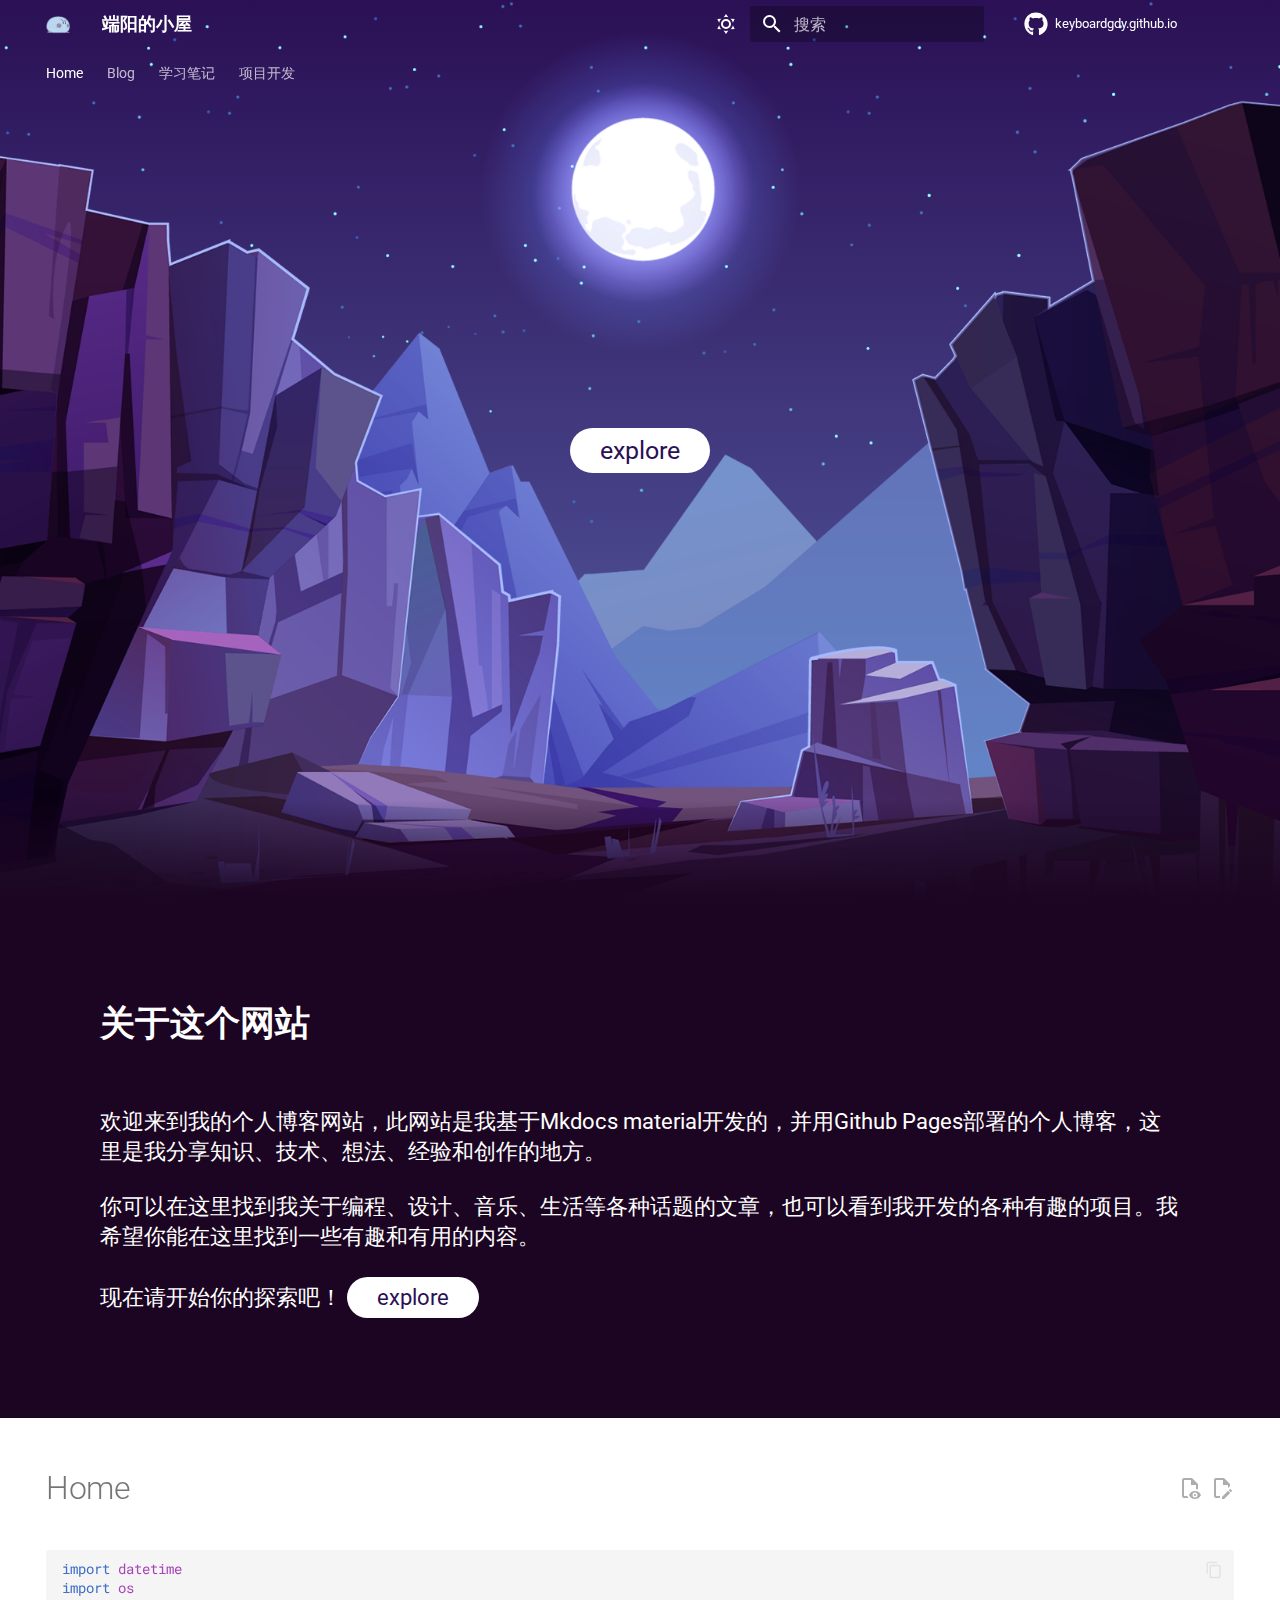
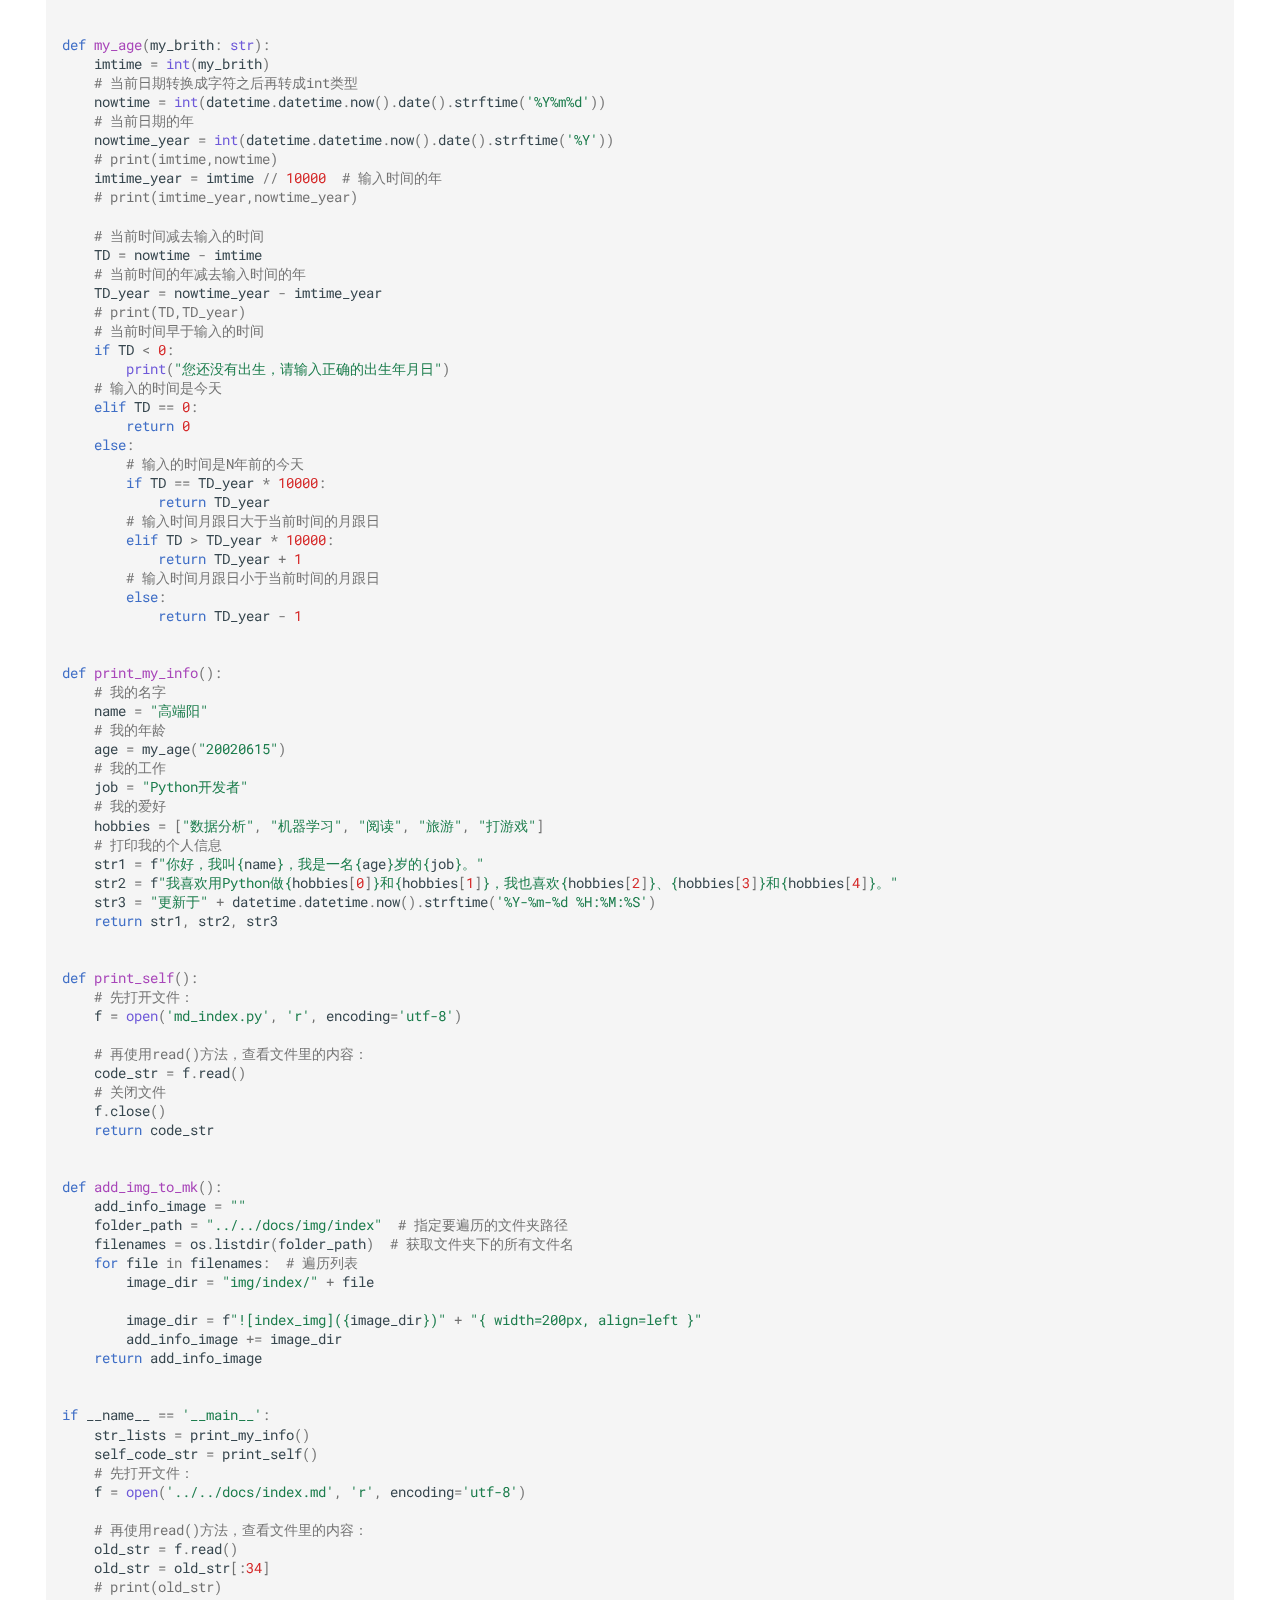
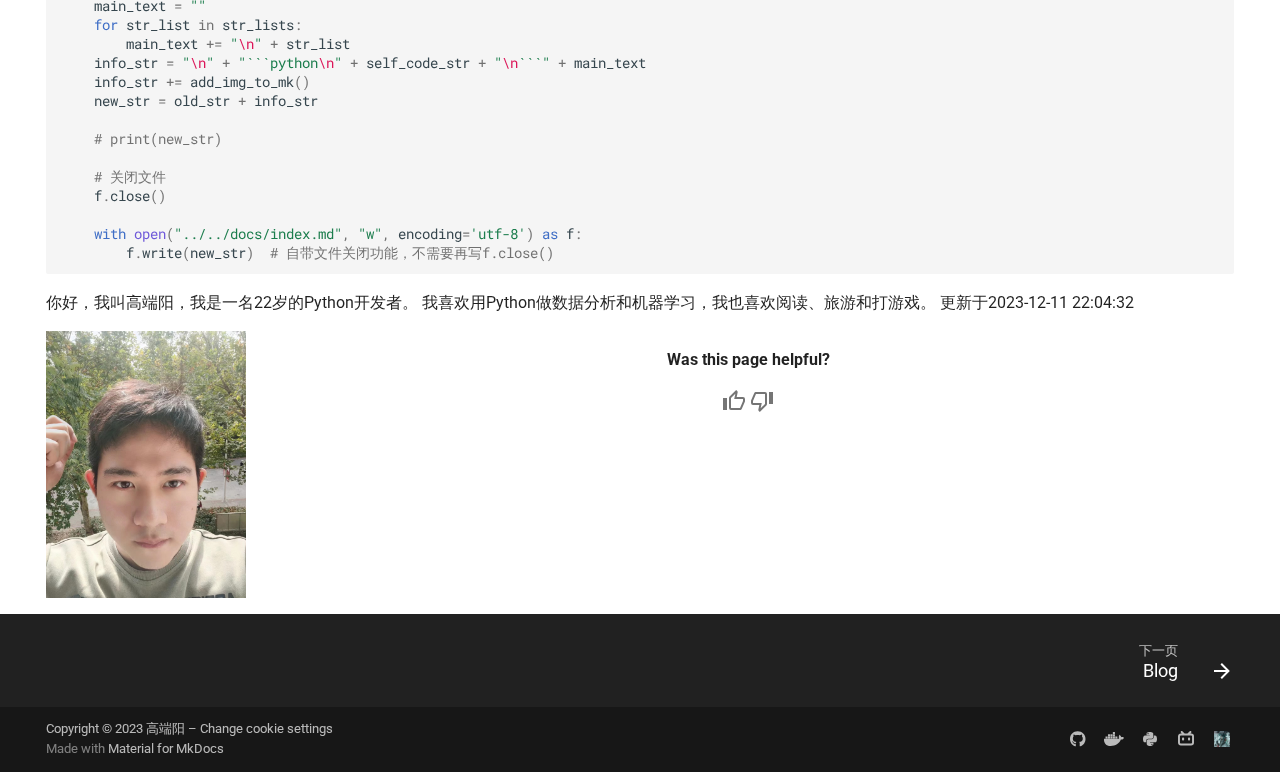
<file: index.html>
<!doctype html><html lang=zh class=no-js> <head><meta charset=utf-8><meta name=viewport content="width=device-width,initial-scale=1"><meta name=author content=高端阳><link href=https://keyboardgdy.github.io/ rel=canonical><link href=blog/ rel=next><link rel=icon href=assets/images/favicon.png><meta name=generator content="mkdocs-1.5.3, mkdocs-material-9.4.14"><title>端阳的小屋</title><link rel=stylesheet href=assets/stylesheets/main.fad675c6.min.css><link rel=stylesheet href=assets/stylesheets/palette.356b1318.min.css><link rel=preconnect href=https://fonts.gstatic.com crossorigin><link rel=stylesheet href="https://fonts.googleapis.com/css?family=Roboto:300,300i,400,400i,700,700i%7CRoboto+Mono:400,400i,700,700i&display=fallback"><style>:root{--md-text-font:"Roboto";--md-code-font:"Roboto Mono"}</style><script>__md_scope=new URL(".",location),__md_hash=e=>[...e].reduce((e,_)=>(e<<5)-e+_.charCodeAt(0),0),__md_get=(e,_=localStorage,t=__md_scope)=>JSON.parse(_.getItem(t.pathname+"."+e)),__md_set=(e,_,t=localStorage,a=__md_scope)=>{try{t.setItem(a.pathname+"."+e,JSON.stringify(_))}catch(e){}}</script><script id=__analytics>function __md_analytics(){function n(){dataLayer.push(arguments)}window.dataLayer=window.dataLayer||[],n("js",new Date),n("config","G-XXXXXXXXXX"),document.addEventListener("DOMContentLoaded",function(){document.forms.search&&document.forms.search.query.addEventListener("blur",function(){this.value&&n("event","search",{search_term:this.value})}),document$.subscribe(function(){var a=document.forms.feedback;if(void 0!==a)for(var e of a.querySelectorAll("[type=submit]"))e.addEventListener("click",function(e){e.preventDefault();var t=document.location.pathname,e=this.getAttribute("data-md-value");n("event","feedback",{page:t,data:e}),a.firstElementChild.disabled=!0;e=a.querySelector(".md-feedback__note [data-md-value='"+e+"']");e&&(e.hidden=!1)}),a.hidden=!1}),location$.subscribe(function(e){n("config","G-XXXXXXXXXX",{page_path:e.pathname})})});var e=document.createElement("script");e.async=!0,e.src="https://www.googletagmanager.com/gtag/js?id=G-XXXXXXXXXX",document.getElementById("__analytics").insertAdjacentElement("afterEnd",e)}</script><script>"undefined"!=typeof __md_analytics&&__md_analytics()</script></head> <body dir=ltr data-md-color-scheme=default data-md-color-primary=indigo data-md-color-accent=indigo> <script>var palette=__md_get("__palette");if(palette&&"object"==typeof palette.color)for(var key of Object.keys(palette.color))document.body.setAttribute("data-md-color-"+key,palette.color[key])</script> <input class=md-toggle data-md-toggle=drawer type=checkbox id=__drawer autocomplete=off> <input class=md-toggle data-md-toggle=search type=checkbox id=__search autocomplete=off> <label class=md-overlay for=__drawer></label> <div data-md-component=skip> <a href=#home class=md-skip> 跳转至 </a> </div> <div data-md-component=announce> </div> <header class="md-header md-header--shadow md-header--lifted" data-md-component=header> <nav class="md-header__inner md-grid" aria-label=页眉> <a href=https://keyboardgdy.github.io/ title=端阳的小屋 class="md-header__button md-logo" aria-label=端阳的小屋 data-md-component=logo> <img src=assets/logo.png alt=logo> </a> <label class="md-header__button md-icon" for=__drawer> <svg xmlns=http://www.w3.org/2000/svg viewbox="0 0 24 24"><path d="M3 6h18v2H3V6m0 5h18v2H3v-2m0 5h18v2H3v-2Z"/></svg> </label> <div class=md-header__title data-md-component=header-title> <div class=md-header__ellipsis> <div class=md-header__topic> <span class=md-ellipsis> 端阳的小屋 </span> </div> <div class=md-header__topic data-md-component=header-topic> <span class=md-ellipsis> Home </span> </div> </div> </div> <form class=md-header__option data-md-component=palette> <input class=md-option data-md-color-media="(prefers-color-scheme: light)" data-md-color-scheme=default data-md-color-primary=indigo data-md-color-accent=indigo aria-label="Switch to dark mode" type=radio name=__palette id=__palette_1> <label class="md-header__button md-icon" title="Switch to dark mode" for=__palette_2 hidden> <svg xmlns=http://www.w3.org/2000/svg viewbox="0 0 24 24"><path d="M12 7a5 5 0 0 1 5 5 5 5 0 0 1-5 5 5 5 0 0 1-5-5 5 5 0 0 1 5-5m0 2a3 3 0 0 0-3 3 3 3 0 0 0 3 3 3 3 0 0 0 3-3 3 3 0 0 0-3-3m0-7 2.39 3.42C13.65 5.15 12.84 5 12 5c-.84 0-1.65.15-2.39.42L12 2M3.34 7l4.16-.35A7.2 7.2 0 0 0 5.94 8.5c-.44.74-.69 1.5-.83 2.29L3.34 7m.02 10 1.76-3.77a7.131 7.131 0 0 0 2.38 4.14L3.36 17M20.65 7l-1.77 3.79a7.023 7.023 0 0 0-2.38-4.15l4.15.36m-.01 10-4.14.36c.59-.51 1.12-1.14 1.54-1.86.42-.73.69-1.5.83-2.29L20.64 17M12 22l-2.41-3.44c.74.27 1.55.44 2.41.44.82 0 1.63-.17 2.37-.44L12 22Z"/></svg> </label> <input class=md-option data-md-color-media="(prefers-color-scheme: dark)" data-md-color-scheme=slate data-md-color-primary=indigo data-md-color-accent=indigo aria-label="Switch to light mode" type=radio name=__palette id=__palette_2> <label class="md-header__button md-icon" title="Switch to light mode" for=__palette_1 hidden> <svg xmlns=http://www.w3.org/2000/svg viewbox="0 0 24 24"><path d="m17.75 4.09-2.53 1.94.91 3.06-2.63-1.81-2.63 1.81.91-3.06-2.53-1.94L12.44 4l1.06-3 1.06 3 3.19.09m3.5 6.91-1.64 1.25.59 1.98-1.7-1.17-1.7 1.17.59-1.98L15.75 11l2.06-.05L18.5 9l.69 1.95 2.06.05m-2.28 4.95c.83-.08 1.72 1.1 1.19 1.85-.32.45-.66.87-1.08 1.27C15.17 23 8.84 23 4.94 19.07c-3.91-3.9-3.91-10.24 0-14.14.4-.4.82-.76 1.27-1.08.75-.53 1.93.36 1.85 1.19-.27 2.86.69 5.83 2.89 8.02a9.96 9.96 0 0 0 8.02 2.89m-1.64 2.02a12.08 12.08 0 0 1-7.8-3.47c-2.17-2.19-3.33-5-3.49-7.82-2.81 3.14-2.7 7.96.31 10.98 3.02 3.01 7.84 3.12 10.98.31Z"/></svg> </label> </form> <label class="md-header__button md-icon" for=__search> <svg xmlns=http://www.w3.org/2000/svg viewbox="0 0 24 24"><path d="M9.5 3A6.5 6.5 0 0 1 16 9.5c0 1.61-.59 3.09-1.56 4.23l.27.27h.79l5 5-1.5 1.5-5-5v-.79l-.27-.27A6.516 6.516 0 0 1 9.5 16 6.5 6.5 0 0 1 3 9.5 6.5 6.5 0 0 1 9.5 3m0 2C7 5 5 7 5 9.5S7 14 9.5 14 14 12 14 9.5 12 5 9.5 5Z"/></svg> </label> <div class=md-search data-md-component=search role=dialog> <label class=md-search__overlay for=__search></label> <div class=md-search__inner role=search> <form class=md-search__form name=search> <input type=text class=md-search__input name=query aria-label=搜索 placeholder=搜索 autocapitalize=off autocorrect=off autocomplete=off spellcheck=false data-md-component=search-query required> <label class="md-search__icon md-icon" for=__search> <svg xmlns=http://www.w3.org/2000/svg viewbox="0 0 24 24"><path d="M9.5 3A6.5 6.5 0 0 1 16 9.5c0 1.61-.59 3.09-1.56 4.23l.27.27h.79l5 5-1.5 1.5-5-5v-.79l-.27-.27A6.516 6.516 0 0 1 9.5 16 6.5 6.5 0 0 1 3 9.5 6.5 6.5 0 0 1 9.5 3m0 2C7 5 5 7 5 9.5S7 14 9.5 14 14 12 14 9.5 12 5 9.5 5Z"/></svg> <svg xmlns=http://www.w3.org/2000/svg viewbox="0 0 24 24"><path d="M20 11v2H8l5.5 5.5-1.42 1.42L4.16 12l7.92-7.92L13.5 5.5 8 11h12Z"/></svg> </label> <nav class=md-search__options aria-label=查找> <button type=reset class="md-search__icon md-icon" title=清空当前内容 aria-label=清空当前内容 tabindex=-1> <svg xmlns=http://www.w3.org/2000/svg viewbox="0 0 24 24"><path d="M19 6.41 17.59 5 12 10.59 6.41 5 5 6.41 10.59 12 5 17.59 6.41 19 12 13.41 17.59 19 19 17.59 13.41 12 19 6.41Z"/></svg> </button> </nav> <div class=md-search__suggest data-md-component=search-suggest></div> </form> <div class=md-search__output> <div class=md-search__scrollwrap data-md-scrollfix> <div class=md-search-result data-md-component=search-result> <div class=md-search-result__meta> 正在初始化搜索引擎 </div> <ol class=md-search-result__list role=presentation></ol> </div> </div> </div> </div> </div> <div class=md-header__source> <a href=https://github.com/keyboardgdy/keyboardgdy.github.io title=前往仓库 class=md-source data-md-component=source> <div class="md-source__icon md-icon"> <svg xmlns=http://www.w3.org/2000/svg viewbox="0 0 496 512"><!-- Font Awesome Free 6.4.2 by @fontawesome - https://fontawesome.com License - https://fontawesome.com/license/free (Icons: CC BY 4.0, Fonts: SIL OFL 1.1, Code: MIT License) Copyright 2023 Fonticons, Inc.--><path d="M165.9 397.4c0 2-2.3 3.6-5.2 3.6-3.3.3-5.6-1.3-5.6-3.6 0-2 2.3-3.6 5.2-3.6 3-.3 5.6 1.3 5.6 3.6zm-31.1-4.5c-.7 2 1.3 4.3 4.3 4.9 2.6 1 5.6 0 6.2-2s-1.3-4.3-4.3-5.2c-2.6-.7-5.5.3-6.2 2.3zm44.2-1.7c-2.9.7-4.9 2.6-4.6 4.9.3 2 2.9 3.3 5.9 2.6 2.9-.7 4.9-2.6 4.6-4.6-.3-1.9-3-3.2-5.9-2.9zM244.8 8C106.1 8 0 113.3 0 252c0 110.9 69.8 205.8 169.5 239.2 12.8 2.3 17.3-5.6 17.3-12.1 0-6.2-.3-40.4-.3-61.4 0 0-70 15-84.7-29.8 0 0-11.4-29.1-27.8-36.6 0 0-22.9-15.7 1.6-15.4 0 0 24.9 2 38.6 25.8 21.9 38.6 58.6 27.5 72.9 20.9 2.3-16 8.8-27.1 16-33.7-55.9-6.2-112.3-14.3-112.3-110.5 0-27.5 7.6-41.3 23.6-58.9-2.6-6.5-11.1-33.3 2.6-67.9 20.9-6.5 69 27 69 27 20-5.6 41.5-8.5 62.8-8.5s42.8 2.9 62.8 8.5c0 0 48.1-33.6 69-27 13.7 34.7 5.2 61.4 2.6 67.9 16 17.7 25.8 31.5 25.8 58.9 0 96.5-58.9 104.2-114.8 110.5 9.2 7.9 17 22.9 17 46.4 0 33.7-.3 75.4-.3 83.6 0 6.5 4.6 14.4 17.3 12.1C428.2 457.8 496 362.9 496 252 496 113.3 383.5 8 244.8 8zM97.2 352.9c-1.3 1-1 3.3.7 5.2 1.6 1.6 3.9 2.3 5.2 1 1.3-1 1-3.3-.7-5.2-1.6-1.6-3.9-2.3-5.2-1zm-10.8-8.1c-.7 1.3.3 2.9 2.3 3.9 1.6 1 3.6.7 4.3-.7.7-1.3-.3-2.9-2.3-3.9-2-.6-3.6-.3-4.3.7zm32.4 35.6c-1.6 1.3-1 4.3 1.3 6.2 2.3 2.3 5.2 2.6 6.5 1 1.3-1.3.7-4.3-1.3-6.2-2.2-2.3-5.2-2.6-6.5-1zm-11.4-14.7c-1.6 1-1.6 3.6 0 5.9 1.6 2.3 4.3 3.3 5.6 2.3 1.6-1.3 1.6-3.9 0-6.2-1.4-2.3-4-3.3-5.6-2z"/></svg> </div> <div class=md-source__repository> keyboardgdy.github.io </div> </a> </div> </nav> <nav class=md-tabs aria-label=标签 data-md-component=tabs> <div class=md-grid> <ul class=md-tabs__list> <li class="md-tabs__item md-tabs__item--active"> <a href=. class=md-tabs__link> Home </a> </li> <li class=md-tabs__item> <a href=blog/ class=md-tabs__link> Blog </a> </li> <li class=md-tabs__item> <a href=%E5%AD%A6%E4%B9%A0%E7%AC%94%E8%AE%B0/Mkdocs%20material/%E5%A6%82%E4%BD%95%E5%9C%A8Mkdocs%E4%B8%AD%E4%BC%98%E9%9B%85%E7%9A%84%E6%B7%BB%E5%8A%A0%E5%9B%BE%E7%89%87/ class=md-tabs__link> 学习笔记 </a> </li> <li class=md-tabs__item> <a href=%E9%A1%B9%E7%9B%AE%E5%BC%80%E5%8F%91/start_gui/start_gui/ class=md-tabs__link> 项目开发 </a> </li> </ul> </div> </nav> </header> <div class=md-container data-md-component=container> <link rel=stylesheet href=assets/index.css> <div class=body> <section> <img src=./assets/images/stars.png alt id=stars> <img src=./assets/images/moon.png alt id=moon> <img src=./assets/images/mountains_behind.png alt id=mountain_behind> <div id=text>Welcome</div> <a href=# id=btn>explore</a> <img src=./assets/images/mountains_front.png alt id=mountain_front> </section> <div class=sec> <h2>关于这个网站</h2> <p> <br><br> 欢迎来到我的个人博客网站，此网站是我基于Mkdocs material开发的，并用Github Pages部署的个人博客，这里是我分享知识、技术、想法、经验和创作的地方。 <br><br> 你可以在这里找到我关于编程、设计、音乐、生活等各种话题的文章，也可以看到我开发的各种有趣的项目。我希望你能在这里找到一些有趣和有用的内容。 <br><br> 现在请开始你的探索吧！ <a href=# id=btn1>explore</a> </p> </div> </div> <script>
    // 辅助函数
    function $(id){
        return document.getElementById(id);
    }
    //获取到一些关键元素
    let stars=$('stars');
    let moon=$('moon');
    let mountain_behind=$('mountain_behind');
    let text=$('text');
    let btn=$('btn');
    let mountain_front=$('mountain_front');

    //给窗口添加鼠标滚动事件
    window.addEventListener('scroll',function(){
        let value=window.scrollY
        stars.style.left=value*0.25+'px';
        moon.style.top=value*1.2+'px';
        mountain_behind.style.top=value*0.5+'px';
        text.style.marginRight=value*4+'px';
        text.style.marginTop=value*0.5+'px';
        btn.style.marginRight=value*1.5+'px';
        btn.style.marginTop=value*0.5+'px';
    })
  </script> <main class=md-main data-md-component=main> <div class="md-main__inner md-grid"> <div class=md-content data-md-component=content> <article class="md-content__inner md-typeset"> <a href=https://github.com/keyboardgdy/keyboardgdy.github.io/edit/master/docs/index.md title=编辑此页 class="md-content__button md-icon"> <svg xmlns=http://www.w3.org/2000/svg viewbox="0 0 24 24"><path d="M10 20H6V4h7v5h5v3.1l2-2V8l-6-6H6c-1.1 0-2 .9-2 2v16c0 1.1.9 2 2 2h4v-2m10.2-7c.1 0 .3.1.4.2l1.3 1.3c.2.2.2.6 0 .8l-1 1-2.1-2.1 1-1c.1-.1.2-.2.4-.2m0 3.9L14.1 23H12v-2.1l6.1-6.1 2.1 2.1Z"/></svg> </a> <a href=https://github.com/keyboardgdy/keyboardgdy.github.io/raw/master/docs/index.md title=查看本页的源代码 class="md-content__button md-icon"> <svg xmlns=http://www.w3.org/2000/svg viewbox="0 0 24 24"><path d="M17 18c.56 0 1 .44 1 1s-.44 1-1 1-1-.44-1-1 .44-1 1-1m0-3c-2.73 0-5.06 1.66-6 4 .94 2.34 3.27 4 6 4s5.06-1.66 6-4c-.94-2.34-3.27-4-6-4m0 6.5a2.5 2.5 0 0 1-2.5-2.5 2.5 2.5 0 0 1 2.5-2.5 2.5 2.5 0 0 1 2.5 2.5 2.5 2.5 0 0 1-2.5 2.5M9.27 20H6V4h7v5h5v4.07c.7.08 1.36.25 2 .49V8l-6-6H6a2 2 0 0 0-2 2v16a2 2 0 0 0 2 2h4.5a8.15 8.15 0 0 1-1.23-2Z"/></svg> </a> <h1 id=home>Home<a class=headerlink href=#home title="Permanent link">&para;</a></h1> <p><div class=highlight><pre><span></span><code><span class=kn>import</span> <span class=nn>datetime</span>
<span class=kn>import</span> <span class=nn>os</span>


<span class=k>def</span> <span class=nf>my_age</span><span class=p>(</span><span class=n>my_brith</span><span class=p>:</span> <span class=nb>str</span><span class=p>):</span>
    <span class=n>imtime</span> <span class=o>=</span> <span class=nb>int</span><span class=p>(</span><span class=n>my_brith</span><span class=p>)</span>
    <span class=c1># 当前日期转换成字符之后再转成int类型</span>
    <span class=n>nowtime</span> <span class=o>=</span> <span class=nb>int</span><span class=p>(</span><span class=n>datetime</span><span class=o>.</span><span class=n>datetime</span><span class=o>.</span><span class=n>now</span><span class=p>()</span><span class=o>.</span><span class=n>date</span><span class=p>()</span><span class=o>.</span><span class=n>strftime</span><span class=p>(</span><span class=s1>&#39;%Y%m</span><span class=si>%d</span><span class=s1>&#39;</span><span class=p>))</span>
    <span class=c1># 当前日期的年</span>
    <span class=n>nowtime_year</span> <span class=o>=</span> <span class=nb>int</span><span class=p>(</span><span class=n>datetime</span><span class=o>.</span><span class=n>datetime</span><span class=o>.</span><span class=n>now</span><span class=p>()</span><span class=o>.</span><span class=n>date</span><span class=p>()</span><span class=o>.</span><span class=n>strftime</span><span class=p>(</span><span class=s1>&#39;%Y&#39;</span><span class=p>))</span>
    <span class=c1># print(imtime,nowtime)</span>
    <span class=n>imtime_year</span> <span class=o>=</span> <span class=n>imtime</span> <span class=o>//</span> <span class=mi>10000</span>  <span class=c1># 输入时间的年</span>
    <span class=c1># print(imtime_year,nowtime_year)</span>

    <span class=c1># 当前时间减去输入的时间</span>
    <span class=n>TD</span> <span class=o>=</span> <span class=n>nowtime</span> <span class=o>-</span> <span class=n>imtime</span>
    <span class=c1># 当前时间的年减去输入时间的年</span>
    <span class=n>TD_year</span> <span class=o>=</span> <span class=n>nowtime_year</span> <span class=o>-</span> <span class=n>imtime_year</span>
    <span class=c1># print(TD,TD_year)</span>
    <span class=c1># 当前时间早于输入的时间</span>
    <span class=k>if</span> <span class=n>TD</span> <span class=o>&lt;</span> <span class=mi>0</span><span class=p>:</span>
        <span class=nb>print</span><span class=p>(</span><span class=s2>&quot;您还没有出生，请输入正确的出生年月日&quot;</span><span class=p>)</span>
    <span class=c1># 输入的时间是今天</span>
    <span class=k>elif</span> <span class=n>TD</span> <span class=o>==</span> <span class=mi>0</span><span class=p>:</span>
        <span class=k>return</span> <span class=mi>0</span>
    <span class=k>else</span><span class=p>:</span>
        <span class=c1># 输入的时间是N年前的今天</span>
        <span class=k>if</span> <span class=n>TD</span> <span class=o>==</span> <span class=n>TD_year</span> <span class=o>*</span> <span class=mi>10000</span><span class=p>:</span>
            <span class=k>return</span> <span class=n>TD_year</span>
        <span class=c1># 输入时间月跟日大于当前时间的月跟日</span>
        <span class=k>elif</span> <span class=n>TD</span> <span class=o>&gt;</span> <span class=n>TD_year</span> <span class=o>*</span> <span class=mi>10000</span><span class=p>:</span>
            <span class=k>return</span> <span class=n>TD_year</span> <span class=o>+</span> <span class=mi>1</span>
        <span class=c1># 输入时间月跟日小于当前时间的月跟日</span>
        <span class=k>else</span><span class=p>:</span>
            <span class=k>return</span> <span class=n>TD_year</span> <span class=o>-</span> <span class=mi>1</span>


<span class=k>def</span> <span class=nf>print_my_info</span><span class=p>():</span>
    <span class=c1># 我的名字</span>
    <span class=n>name</span> <span class=o>=</span> <span class=s2>&quot;高端阳&quot;</span>
    <span class=c1># 我的年龄</span>
    <span class=n>age</span> <span class=o>=</span> <span class=n>my_age</span><span class=p>(</span><span class=s2>&quot;20020615&quot;</span><span class=p>)</span>
    <span class=c1># 我的工作</span>
    <span class=n>job</span> <span class=o>=</span> <span class=s2>&quot;Python开发者&quot;</span>
    <span class=c1># 我的爱好</span>
    <span class=n>hobbies</span> <span class=o>=</span> <span class=p>[</span><span class=s2>&quot;数据分析&quot;</span><span class=p>,</span> <span class=s2>&quot;机器学习&quot;</span><span class=p>,</span> <span class=s2>&quot;阅读&quot;</span><span class=p>,</span> <span class=s2>&quot;旅游&quot;</span><span class=p>,</span> <span class=s2>&quot;打游戏&quot;</span><span class=p>]</span>
    <span class=c1># 打印我的个人信息</span>
    <span class=n>str1</span> <span class=o>=</span> <span class=sa>f</span><span class=s2>&quot;你好，我叫</span><span class=si>{</span><span class=n>name</span><span class=si>}</span><span class=s2>，我是一名</span><span class=si>{</span><span class=n>age</span><span class=si>}</span><span class=s2>岁的</span><span class=si>{</span><span class=n>job</span><span class=si>}</span><span class=s2>。&quot;</span>
    <span class=n>str2</span> <span class=o>=</span> <span class=sa>f</span><span class=s2>&quot;我喜欢用Python做</span><span class=si>{</span><span class=n>hobbies</span><span class=p>[</span><span class=mi>0</span><span class=p>]</span><span class=si>}</span><span class=s2>和</span><span class=si>{</span><span class=n>hobbies</span><span class=p>[</span><span class=mi>1</span><span class=p>]</span><span class=si>}</span><span class=s2>，我也喜欢</span><span class=si>{</span><span class=n>hobbies</span><span class=p>[</span><span class=mi>2</span><span class=p>]</span><span class=si>}</span><span class=s2>、</span><span class=si>{</span><span class=n>hobbies</span><span class=p>[</span><span class=mi>3</span><span class=p>]</span><span class=si>}</span><span class=s2>和</span><span class=si>{</span><span class=n>hobbies</span><span class=p>[</span><span class=mi>4</span><span class=p>]</span><span class=si>}</span><span class=s2>。&quot;</span>
    <span class=n>str3</span> <span class=o>=</span> <span class=s2>&quot;更新于&quot;</span> <span class=o>+</span> <span class=n>datetime</span><span class=o>.</span><span class=n>datetime</span><span class=o>.</span><span class=n>now</span><span class=p>()</span><span class=o>.</span><span class=n>strftime</span><span class=p>(</span><span class=s1>&#39;%Y-%m-</span><span class=si>%d</span><span class=s1> %H:%M:%S&#39;</span><span class=p>)</span>
    <span class=k>return</span> <span class=n>str1</span><span class=p>,</span> <span class=n>str2</span><span class=p>,</span> <span class=n>str3</span>


<span class=k>def</span> <span class=nf>print_self</span><span class=p>():</span>
    <span class=c1># 先打开文件：</span>
    <span class=n>f</span> <span class=o>=</span> <span class=nb>open</span><span class=p>(</span><span class=s1>&#39;md_index.py&#39;</span><span class=p>,</span> <span class=s1>&#39;r&#39;</span><span class=p>,</span> <span class=n>encoding</span><span class=o>=</span><span class=s1>&#39;utf-8&#39;</span><span class=p>)</span>

    <span class=c1># 再使用read()方法，查看文件里的内容：</span>
    <span class=n>code_str</span> <span class=o>=</span> <span class=n>f</span><span class=o>.</span><span class=n>read</span><span class=p>()</span>
    <span class=c1># 关闭文件</span>
    <span class=n>f</span><span class=o>.</span><span class=n>close</span><span class=p>()</span>
    <span class=k>return</span> <span class=n>code_str</span>


<span class=k>def</span> <span class=nf>add_img_to_mk</span><span class=p>():</span>
    <span class=n>add_info_image</span> <span class=o>=</span> <span class=s2>&quot;&quot;</span>
    <span class=n>folder_path</span> <span class=o>=</span> <span class=s2>&quot;../../docs/img/index&quot;</span>  <span class=c1># 指定要遍历的文件夹路径</span>
    <span class=n>filenames</span> <span class=o>=</span> <span class=n>os</span><span class=o>.</span><span class=n>listdir</span><span class=p>(</span><span class=n>folder_path</span><span class=p>)</span>  <span class=c1># 获取文件夹下的所有文件名</span>
    <span class=k>for</span> <span class=n>file</span> <span class=ow>in</span> <span class=n>filenames</span><span class=p>:</span>  <span class=c1># 遍历列表</span>
        <span class=n>image_dir</span> <span class=o>=</span> <span class=s2>&quot;img/index/&quot;</span> <span class=o>+</span> <span class=n>file</span>

        <span class=n>image_dir</span> <span class=o>=</span> <span class=sa>f</span><span class=s2>&quot;![index_img](</span><span class=si>{</span><span class=n>image_dir</span><span class=si>}</span><span class=s2>)&quot;</span> <span class=o>+</span> <span class=s2>&quot;{ width=200px, align=left }&quot;</span>
        <span class=n>add_info_image</span> <span class=o>+=</span> <span class=n>image_dir</span>
    <span class=k>return</span> <span class=n>add_info_image</span>


<span class=k>if</span> <span class=vm>__name__</span> <span class=o>==</span> <span class=s1>&#39;__main__&#39;</span><span class=p>:</span>
    <span class=n>str_lists</span> <span class=o>=</span> <span class=n>print_my_info</span><span class=p>()</span>
    <span class=n>self_code_str</span> <span class=o>=</span> <span class=n>print_self</span><span class=p>()</span>
    <span class=c1># 先打开文件：</span>
    <span class=n>f</span> <span class=o>=</span> <span class=nb>open</span><span class=p>(</span><span class=s1>&#39;../../docs/index.md&#39;</span><span class=p>,</span> <span class=s1>&#39;r&#39;</span><span class=p>,</span> <span class=n>encoding</span><span class=o>=</span><span class=s1>&#39;utf-8&#39;</span><span class=p>)</span>

    <span class=c1># 再使用read()方法，查看文件里的内容：</span>
    <span class=n>old_str</span> <span class=o>=</span> <span class=n>f</span><span class=o>.</span><span class=n>read</span><span class=p>()</span>
    <span class=n>old_str</span> <span class=o>=</span> <span class=n>old_str</span><span class=p>[:</span><span class=mi>34</span><span class=p>]</span>
    <span class=c1># print(old_str)</span>
    <span class=n>main_text</span> <span class=o>=</span> <span class=s2>&quot;&quot;</span>
    <span class=k>for</span> <span class=n>str_list</span> <span class=ow>in</span> <span class=n>str_lists</span><span class=p>:</span>
        <span class=n>main_text</span> <span class=o>+=</span> <span class=s2>&quot;</span><span class=se>\n</span><span class=s2>&quot;</span> <span class=o>+</span> <span class=n>str_list</span>
    <span class=n>info_str</span> <span class=o>=</span> <span class=s2>&quot;</span><span class=se>\n</span><span class=s2>&quot;</span> <span class=o>+</span> <span class=s2>&quot;```python</span><span class=se>\n</span><span class=s2>&quot;</span> <span class=o>+</span> <span class=n>self_code_str</span> <span class=o>+</span> <span class=s2>&quot;</span><span class=se>\n</span><span class=s2>```&quot;</span> <span class=o>+</span> <span class=n>main_text</span>
    <span class=n>info_str</span> <span class=o>+=</span> <span class=n>add_img_to_mk</span><span class=p>()</span>
    <span class=n>new_str</span> <span class=o>=</span> <span class=n>old_str</span> <span class=o>+</span> <span class=n>info_str</span>

    <span class=c1># print(new_str)</span>

    <span class=c1># 关闭文件</span>
    <span class=n>f</span><span class=o>.</span><span class=n>close</span><span class=p>()</span>

    <span class=k>with</span> <span class=nb>open</span><span class=p>(</span><span class=s2>&quot;../../docs/index.md&quot;</span><span class=p>,</span> <span class=s2>&quot;w&quot;</span><span class=p>,</span> <span class=n>encoding</span><span class=o>=</span><span class=s1>&#39;utf-8&#39;</span><span class=p>)</span> <span class=k>as</span> <span class=n>f</span><span class=p>:</span>
        <span class=n>f</span><span class=o>.</span><span class=n>write</span><span class=p>(</span><span class=n>new_str</span><span class=p>)</span>  <span class=c1># 自带文件关闭功能，不需要再写f.close()</span>
</code></pre></div> 你好，我叫高端阳，我是一名22岁的Python开发者。 我喜欢用Python做数据分析和机器学习，我也喜欢阅读、旅游和打游戏。 更新于2023-12-11 22:04:32<img align=left alt=index_img src=img/index/67bd662142be048fee0486a5393fa0d.jpg width=200px,></p> <form class=md-feedback name=feedback hidden> <fieldset> <legend class=md-feedback__title> Was this page helpful? </legend> <div class=md-feedback__inner> <div class=md-feedback__list> <button class="md-feedback__icon md-icon" type=submit title="This page was helpful" data-md-value=1> <svg xmlns=http://www.w3.org/2000/svg viewbox="0 0 24 24"><path d="M5 9v12H1V9h4m4 12a2 2 0 0 1-2-2V9c0-.55.22-1.05.59-1.41L14.17 1l1.06 1.06c.27.27.44.64.44 1.05l-.03.32L14.69 8H21a2 2 0 0 1 2 2v2c0 .26-.05.5-.14.73l-3.02 7.05C19.54 20.5 18.83 21 18 21H9m0-2h9.03L21 12v-2h-8.79l1.13-5.32L9 9.03V19Z"/></svg> </button> <button class="md-feedback__icon md-icon" type=submit title="This page could be improved" data-md-value=0> <svg xmlns=http://www.w3.org/2000/svg viewbox="0 0 24 24"><path d="M19 15V3h4v12h-4M15 3a2 2 0 0 1 2 2v10c0 .55-.22 1.05-.59 1.41L9.83 23l-1.06-1.06c-.27-.27-.44-.64-.44-1.06l.03-.31.95-4.57H3a2 2 0 0 1-2-2v-2c0-.26.05-.5.14-.73l3.02-7.05C4.46 3.5 5.17 3 6 3h9m0 2H5.97L3 12v2h8.78l-1.13 5.32L15 14.97V5Z"/></svg> </button> </div> <div class=md-feedback__note> <div data-md-value=1 hidden> Thanks for your feedback! </div> <div data-md-value=0 hidden> Thanks for your feedback! Help us improve this page by using our <a href=... target=_blank rel=noopener>feedback form</a>. </div> </div> </div> </fieldset> </form> </article> </div> </div> <button type=button class="md-top md-icon" data-md-component=top hidden> <svg xmlns=http://www.w3.org/2000/svg viewbox="0 0 24 24"><path d="M13 20h-2V8l-5.5 5.5-1.42-1.42L12 4.16l7.92 7.92-1.42 1.42L13 8v12Z"/></svg> 回到页面顶部 </button> </main> <footer class=md-footer> <nav class="md-footer__inner md-grid" aria-label=页脚> <a href=blog/ class="md-footer__link md-footer__link--next" aria-label="下一页: Blog"> <div class=md-footer__title> <span class=md-footer__direction> 下一页 </span> <div class=md-ellipsis> Blog </div> </div> <div class="md-footer__button md-icon"> <svg xmlns=http://www.w3.org/2000/svg viewbox="0 0 24 24"><path d="M4 11v2h12l-5.5 5.5 1.42 1.42L19.84 12l-7.92-7.92L10.5 5.5 16 11H4Z"/></svg> </div> </a> </nav> <div class="md-footer-meta md-typeset"> <div class="md-footer-meta__inner md-grid"> <div class=md-copyright> <div class=md-copyright__highlight> Copyright &copy; 2023 高端阳 – <a href=#__consent>Change cookie settings</a> </div> Made with <a href=https://squidfunk.github.io/mkdocs-material/ target=_blank rel=noopener> Material for MkDocs </a> </div> <div class=md-social> <a href=https://github.com/keyboardgdy target=_blank rel=noopener title=github.com class=md-social__link> <svg xmlns=http://www.w3.org/2000/svg viewbox="0 0 496 512"><!-- Font Awesome Free 6.4.2 by @fontawesome - https://fontawesome.com License - https://fontawesome.com/license/free (Icons: CC BY 4.0, Fonts: SIL OFL 1.1, Code: MIT License) Copyright 2023 Fonticons, Inc.--><path d="M165.9 397.4c0 2-2.3 3.6-5.2 3.6-3.3.3-5.6-1.3-5.6-3.6 0-2 2.3-3.6 5.2-3.6 3-.3 5.6 1.3 5.6 3.6zm-31.1-4.5c-.7 2 1.3 4.3 4.3 4.9 2.6 1 5.6 0 6.2-2s-1.3-4.3-4.3-5.2c-2.6-.7-5.5.3-6.2 2.3zm44.2-1.7c-2.9.7-4.9 2.6-4.6 4.9.3 2 2.9 3.3 5.9 2.6 2.9-.7 4.9-2.6 4.6-4.6-.3-1.9-3-3.2-5.9-2.9zM244.8 8C106.1 8 0 113.3 0 252c0 110.9 69.8 205.8 169.5 239.2 12.8 2.3 17.3-5.6 17.3-12.1 0-6.2-.3-40.4-.3-61.4 0 0-70 15-84.7-29.8 0 0-11.4-29.1-27.8-36.6 0 0-22.9-15.7 1.6-15.4 0 0 24.9 2 38.6 25.8 21.9 38.6 58.6 27.5 72.9 20.9 2.3-16 8.8-27.1 16-33.7-55.9-6.2-112.3-14.3-112.3-110.5 0-27.5 7.6-41.3 23.6-58.9-2.6-6.5-11.1-33.3 2.6-67.9 20.9-6.5 69 27 69 27 20-5.6 41.5-8.5 62.8-8.5s42.8 2.9 62.8 8.5c0 0 48.1-33.6 69-27 13.7 34.7 5.2 61.4 2.6 67.9 16 17.7 25.8 31.5 25.8 58.9 0 96.5-58.9 104.2-114.8 110.5 9.2 7.9 17 22.9 17 46.4 0 33.7-.3 75.4-.3 83.6 0 6.5 4.6 14.4 17.3 12.1C428.2 457.8 496 362.9 496 252 496 113.3 383.5 8 244.8 8zM97.2 352.9c-1.3 1-1 3.3.7 5.2 1.6 1.6 3.9 2.3 5.2 1 1.3-1 1-3.3-.7-5.2-1.6-1.6-3.9-2.3-5.2-1zm-10.8-8.1c-.7 1.3.3 2.9 2.3 3.9 1.6 1 3.6.7 4.3-.7.7-1.3-.3-2.9-2.3-3.9-2-.6-3.6-.3-4.3.7zm32.4 35.6c-1.6 1.3-1 4.3 1.3 6.2 2.3 2.3 5.2 2.6 6.5 1 1.3-1.3.7-4.3-1.3-6.2-2.2-2.3-5.2-2.6-6.5-1zm-11.4-14.7c-1.6 1-1.6 3.6 0 5.9 1.6 2.3 4.3 3.3 5.6 2.3 1.6-1.3 1.6-3.9 0-6.2-1.4-2.3-4-3.3-5.6-2z"/></svg> </a> <a href=https://www.docker.com/ target=_blank rel=noopener title=www.docker.com class=md-social__link> <svg xmlns=http://www.w3.org/2000/svg viewbox="0 0 640 512"><!-- Font Awesome Free 6.4.2 by @fontawesome - https://fontawesome.com License - https://fontawesome.com/license/free (Icons: CC BY 4.0, Fonts: SIL OFL 1.1, Code: MIT License) Copyright 2023 Fonticons, Inc.--><path d="M349.9 236.3h-66.1v-59.4h66.1v59.4zm0-204.3h-66.1v60.7h66.1V32zm78.2 144.8H362v59.4h66.1v-59.4zm-156.3-72.1h-66.1v60.1h66.1v-60.1zm78.1 0h-66.1v60.1h66.1v-60.1zm276.8 100c-14.4-9.7-47.6-13.2-73.1-8.4-3.3-24-16.7-44.9-41.1-63.7l-14-9.3-9.3 14c-18.4 27.8-23.4 73.6-3.7 103.8-8.7 4.7-25.8 11.1-48.4 10.7H2.4c-8.7 50.8 5.8 116.8 44 162.1 37.1 43.9 92.7 66.2 165.4 66.2 157.4 0 273.9-72.5 328.4-204.2 21.4.4 67.6.1 91.3-45.2 1.5-2.5 6.6-13.2 8.5-17.1l-13.3-8.9zm-511.1-27.9h-66v59.4h66.1v-59.4zm78.1 0h-66.1v59.4h66.1v-59.4zm78.1 0h-66.1v59.4h66.1v-59.4zm-78.1-72.1h-66.1v60.1h66.1v-60.1z"/></svg> </a> <a href=https://www.python.org/ target=_blank rel=noopener title=www.python.org class=md-social__link> <svg xmlns=http://www.w3.org/2000/svg viewbox="0 0 448 512"><!-- Font Awesome Free 6.4.2 by @fontawesome - https://fontawesome.com License - https://fontawesome.com/license/free (Icons: CC BY 4.0, Fonts: SIL OFL 1.1, Code: MIT License) Copyright 2023 Fonticons, Inc.--><path d="M439.8 200.5c-7.7-30.9-22.3-54.2-53.4-54.2h-40.1v47.4c0 36.8-31.2 67.8-66.8 67.8H172.7c-29.2 0-53.4 25-53.4 54.3v101.8c0 29 25.2 46 53.4 54.3 33.8 9.9 66.3 11.7 106.8 0 26.9-7.8 53.4-23.5 53.4-54.3v-40.7H226.2v-13.6h160.2c31.1 0 42.6-21.7 53.4-54.2 11.2-33.5 10.7-65.7 0-108.6zM286.2 404c11.1 0 20.1 9.1 20.1 20.3 0 11.3-9 20.4-20.1 20.4-11 0-20.1-9.2-20.1-20.4.1-11.3 9.1-20.3 20.1-20.3zM167.8 248.1h106.8c29.7 0 53.4-24.5 53.4-54.3V91.9c0-29-24.4-50.7-53.4-55.6-35.8-5.9-74.7-5.6-106.8.1-45.2 8-53.4 24.7-53.4 55.6v40.7h106.9v13.6h-147c-31.1 0-58.3 18.7-66.8 54.2-9.8 40.7-10.2 66.1 0 108.6 7.6 31.6 25.7 54.2 56.8 54.2H101v-48.8c0-35.3 30.5-66.4 66.8-66.4zm-6.7-142.6c-11.1 0-20.1-9.1-20.1-20.3.1-11.3 9-20.4 20.1-20.4 11 0 20.1 9.2 20.1 20.4s-9 20.3-20.1 20.3z"/></svg> </a> <a href=https://space.bilibili.com/1438443705 target=_blank rel=noopener title=space.bilibili.com class=md-social__link> <svg xmlns=http://www.w3.org/2000/svg viewbox="0 0 512 512"><!-- Font Awesome Free 6.4.2 by @fontawesome - https://fontawesome.com License - https://fontawesome.com/license/free (Icons: CC BY 4.0, Fonts: SIL OFL 1.1, Code: MIT License) Copyright 2023 Fonticons, Inc.--><path d="M488.6 104.1c16.7 18.1 24.4 39.7 23.3 65.7v202.4c-.4 26.4-9.2 48.1-26.5 65.1-17.2 17-39.1 25.9-65.5 26.7H92.02c-26.45-.8-48.21-9.8-65.28-27.2C9.682 419.4.767 396.5 0 368.2V169.8c.767-26 9.682-47.6 26.74-65.7C43.81 87.75 65.57 78.77 92.02 78h29.38L96.05 52.19c-5.75-5.73-8.63-13-8.63-21.79 0-8.8 2.88-16.06 8.63-21.797C101.8 2.868 109.1 0 117.9 0s16.1 2.868 21.9 8.603L213.1 78h88l74.5-69.397C381.7 2.868 389.2 0 398 0c8.8 0 16.1 2.868 21.9 8.603 5.7 5.737 8.6 12.997 8.6 21.797 0 8.79-2.9 16.06-8.6 21.79L394.6 78h29.3c26.4.77 48 9.75 64.7 26.1zm-38.8 69.7c-.4-9.6-3.7-17.4-10.7-23.5-5.2-6.1-14-9.4-22.7-9.8H96.05c-9.59.4-17.45 3.7-23.58 9.8-6.14 6.1-9.4 13.9-9.78 23.5v194.4c0 9.2 3.26 17 9.78 23.5s14.38 9.8 23.58 9.8H416.4c9.2 0 17-3.3 23.3-9.8 6.3-6.5 9.7-14.3 10.1-23.5V173.8zm-264.3 42.7c6.3 6.3 9.7 14.1 10.1 23.2V273c-.4 9.2-3.7 16.9-9.8 23.2-6.2 6.3-14 9.5-23.6 9.5-9.6 0-17.5-3.2-23.6-9.5-6.1-6.3-9.4-14-9.8-23.2v-33.3c.4-9.1 3.8-16.9 10.1-23.2 6.3-6.3 13.2-9.6 23.3-10 9.2.4 17 3.7 23.3 10zm191.5 0c6.3 6.3 9.7 14.1 10.1 23.2V273c-.4 9.2-3.7 16.9-9.8 23.2-6.1 6.3-14 9.5-23.6 9.5-9.6 0-17.4-3.2-23.6-9.5-7-6.3-9.4-14-9.7-23.2v-33.3c.3-9.1 3.7-16.9 10-23.2 6.3-6.3 14.1-9.6 23.3-10 9.2.4 17 3.7 23.3 10z"/></svg> </a> <a href=https://swordswind.gitee.io/ target=_blank rel=noopener title=swordswind.gitee.io class=md-social__link> <?xml version="1.0" encoding="UTF-8" standalone="no"?> <!DOCTYPE svg PUBLIC "-//W3C//DTD SVG 1.1//EN" "http://www.w3.org/Graphics/SVG/1.1/DTD/svg11.dtd"><svg version=1.1 id=Layer_1 xmlns=http://www.w3.org/2000/svg xmlns:xlink=http://www.w3.org/1999/xlink x=0px y=0px width=300px height=300px viewbox="0 0 300 300" enable-background="new 0 0 300 300" xml:space=preserve> <image id=image0 width=300 height=300 x=0 y=0 href="[data-uri]"/> </svg> </a> </div> </div> </div> </footer> </div> <div class=md-dialog data-md-component=dialog> <div class="md-dialog__inner md-typeset"></div> </div> <div class=md-progress data-md-component=progress role=progressbar></div> <script id=__config type=application/json>{"base": ".", "features": ["content.code.copy", "content.action.edit", "content.action.view", "navigation.footer", "navigation.instant", "navigation.instant", "navigation.instant.progress", "navigation.tabs", "navigation.tabs.sticky", "navigation.expand", "toc.follow", "navigation.top", "search.suggest", "header.autohide", "attr_list", "md_in_html"], "search": "assets/javascripts/workers/search.f886a092.min.js", "translations": {"clipboard.copied": "\u5df2\u590d\u5236", "clipboard.copy": "\u590d\u5236", "search.result.more.one": "\u5728\u8be5\u9875\u4e0a\u8fd8\u6709 1 \u4e2a\u7b26\u5408\u6761\u4ef6\u7684\u7ed3\u679c", "search.result.more.other": "\u5728\u8be5\u9875\u4e0a\u8fd8\u6709 # \u4e2a\u7b26\u5408\u6761\u4ef6\u7684\u7ed3\u679c", "search.result.none": "\u6ca1\u6709\u627e\u5230\u7b26\u5408\u6761\u4ef6\u7684\u7ed3\u679c", "search.result.one": "\u627e\u5230 1 \u4e2a\u7b26\u5408\u6761\u4ef6\u7684\u7ed3\u679c", "search.result.other": "# \u4e2a\u7b26\u5408\u6761\u4ef6\u7684\u7ed3\u679c", "search.result.placeholder": "\u952e\u5165\u4ee5\u5f00\u59cb\u641c\u7d22", "search.result.term.missing": "\u7f3a\u5c11", "select.version": "\u9009\u62e9\u5f53\u524d\u7248\u672c"}}</script> <script src=assets/javascripts/bundle.cd18aaf1.min.js></script> </body> </html>
</file>
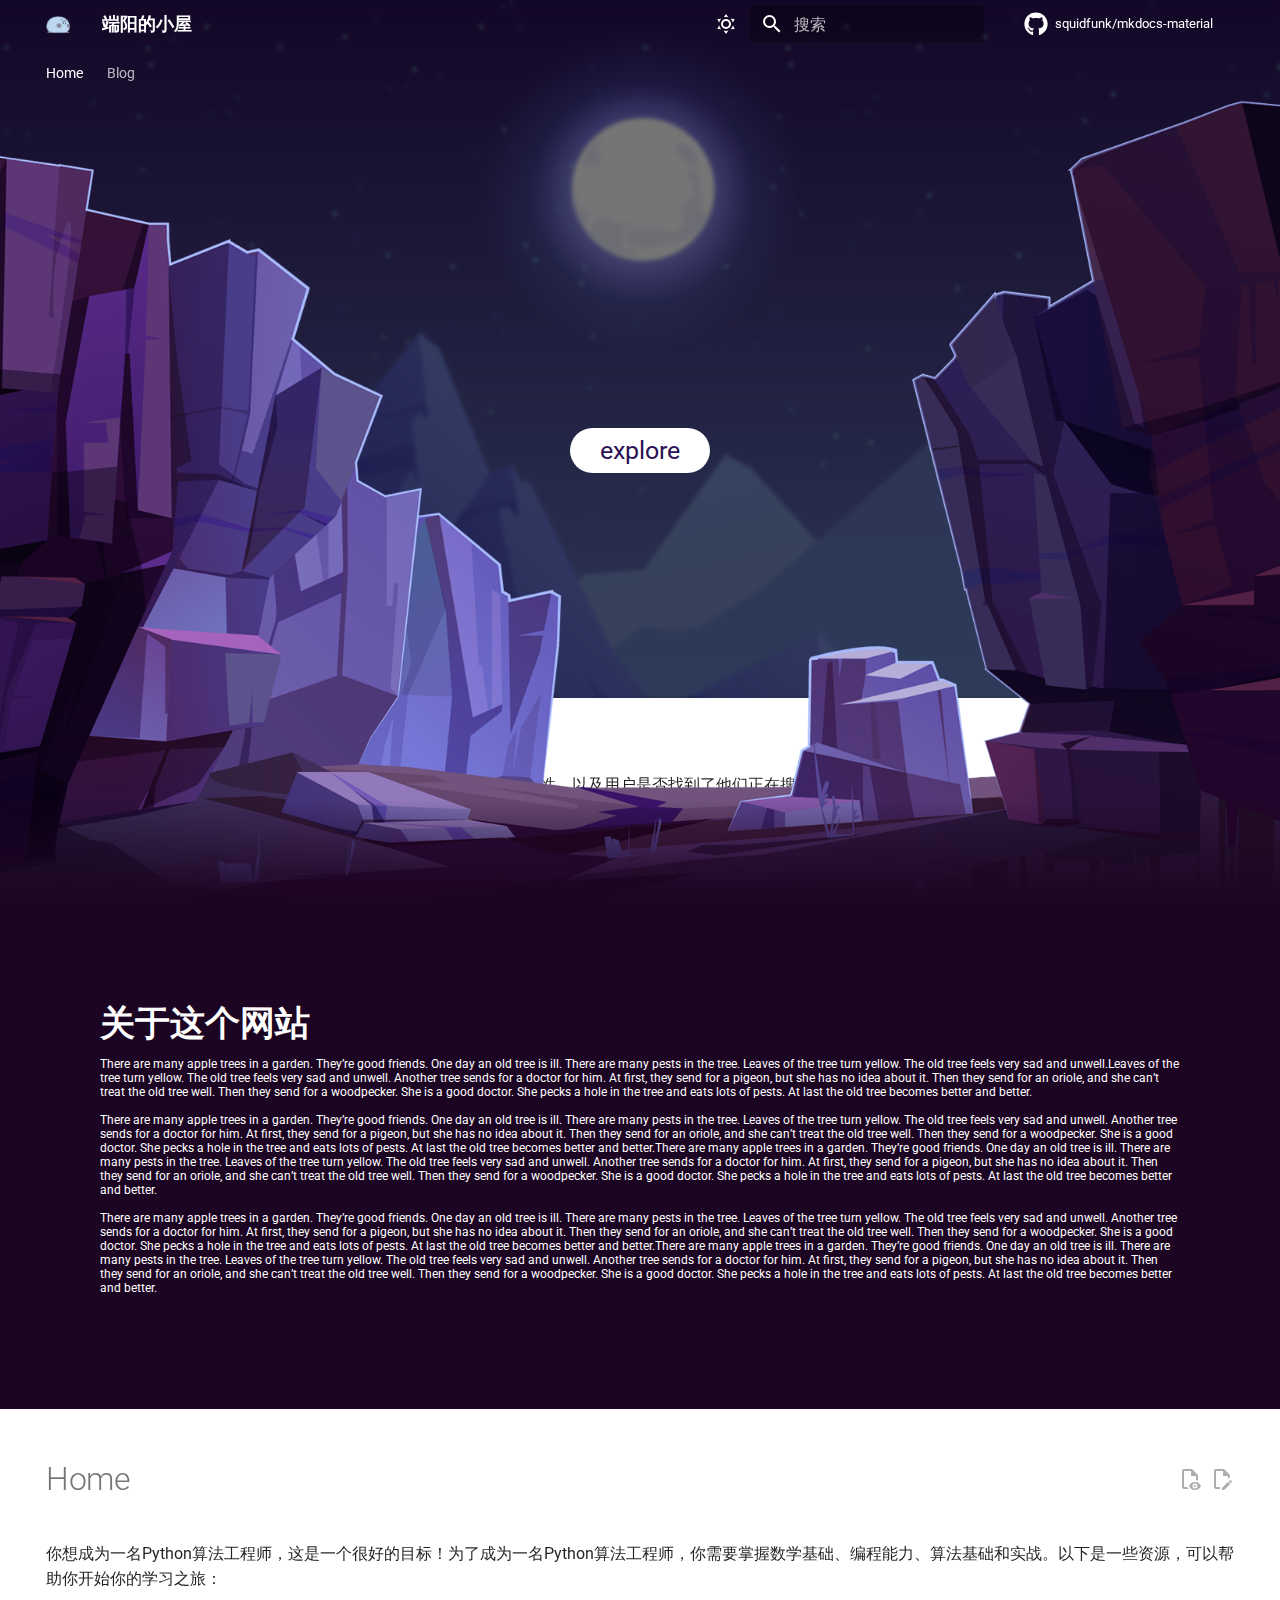
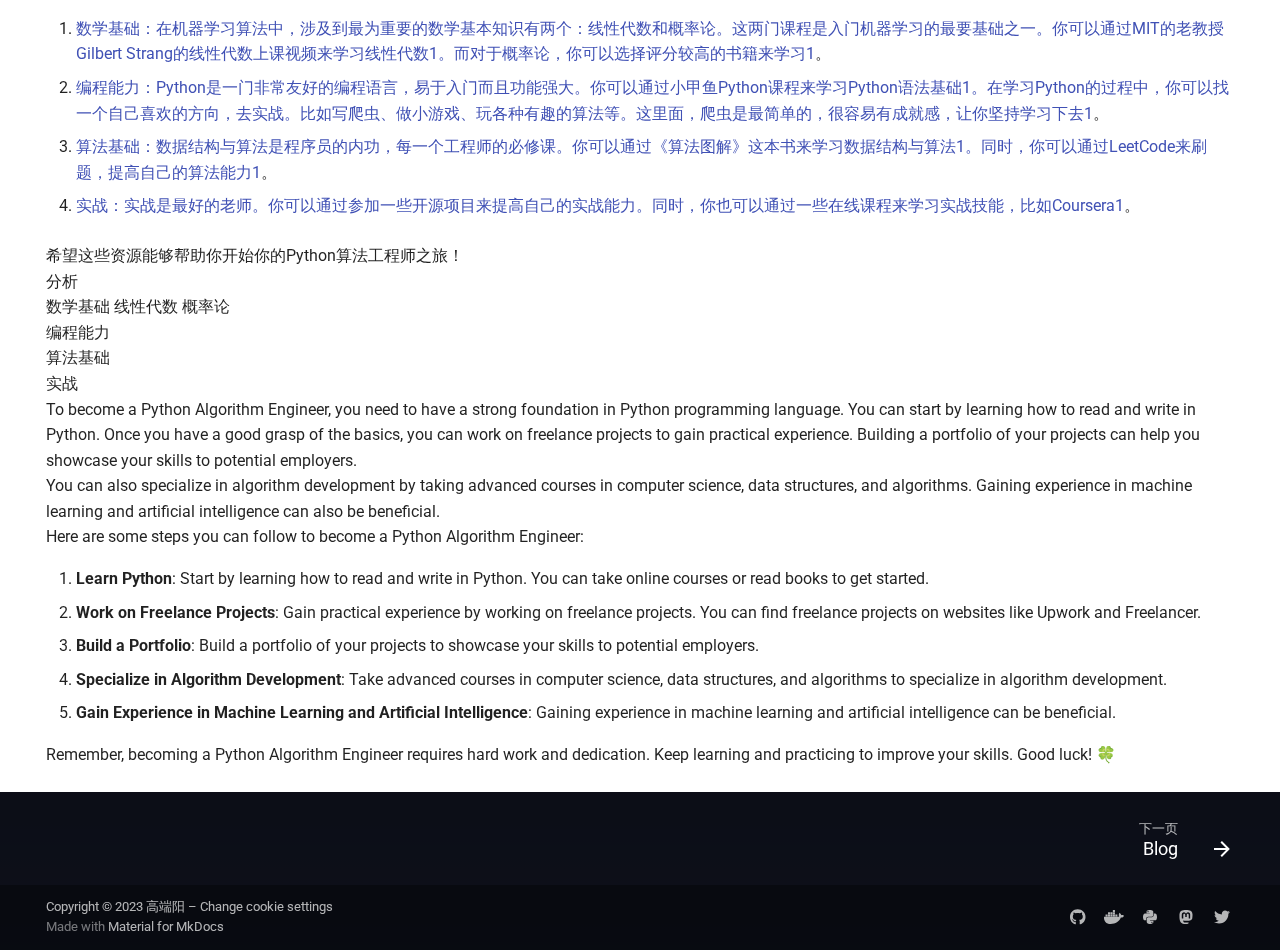
<file: site/index.html>
<!doctype html><html lang=zh class=no-js> <head><meta charset=utf-8><meta name=viewport content="width=device-width,initial-scale=1"><meta name=description content="欢迎来到端阳的小屋，这里有你需要的技术知识和一个有趣的灵魂。使用Material for MkDocs创建的个人博客，让我们开始探索吧。"><meta name=author content=高端阳><link href=http://127.0.0.1:8000/ rel=canonical><link href=blog/ rel=next><link rel=icon href=assets/images/favicon.png><meta name=generator content="mkdocs-1.5.3, mkdocs-material-9.4.14"><title>端阳的小屋</title><link rel=stylesheet href=assets/stylesheets/main.fad675c6.min.css><link rel=stylesheet href=assets/stylesheets/palette.356b1318.min.css><link rel=preconnect href=https://fonts.gstatic.com crossorigin><link rel=stylesheet href="https://fonts.googleapis.com/css?family=Roboto:300,300i,400,400i,700,700i%7CRoboto+Mono:400,400i,700,700i&display=fallback"><style>:root{--md-text-font:"Roboto";--md-code-font:"Roboto Mono"}</style><script>__md_scope=new URL(".",location),__md_hash=e=>[...e].reduce((e,_)=>(e<<5)-e+_.charCodeAt(0),0),__md_get=(e,_=localStorage,t=__md_scope)=>JSON.parse(_.getItem(t.pathname+"."+e)),__md_set=(e,_,t=localStorage,a=__md_scope)=>{try{t.setItem(a.pathname+"."+e,JSON.stringify(_))}catch(e){}}</script><script id=__analytics>function __md_analytics(){function n(){dataLayer.push(arguments)}window.dataLayer=window.dataLayer||[],n("js",new Date),n("config","G-XXXXXXXXXX"),document.addEventListener("DOMContentLoaded",function(){document.forms.search&&document.forms.search.query.addEventListener("blur",function(){this.value&&n("event","search",{search_term:this.value})}),document$.subscribe(function(){var a=document.forms.feedback;if(void 0!==a)for(var e of a.querySelectorAll("[type=submit]"))e.addEventListener("click",function(e){e.preventDefault();var t=document.location.pathname,e=this.getAttribute("data-md-value");n("event","feedback",{page:t,data:e}),a.firstElementChild.disabled=!0;e=a.querySelector(".md-feedback__note [data-md-value='"+e+"']");e&&(e.hidden=!1)}),a.hidden=!1}),location$.subscribe(function(e){n("config","G-XXXXXXXXXX",{page_path:e.pathname})})});var e=document.createElement("script");e.async=!0,e.src="https://www.googletagmanager.com/gtag/js?id=G-XXXXXXXXXX",document.getElementById("__analytics").insertAdjacentElement("afterEnd",e)}</script><script>var consent;"undefined"==typeof __md_analytics||(consent=__md_get("__consent"))&&consent.analytics&&__md_analytics()</script></head> <body dir=ltr data-md-color-scheme=default data-md-color-primary=indigo data-md-color-accent=indigo> <script>var palette=__md_get("__palette");if(palette&&"object"==typeof palette.color)for(var key of Object.keys(palette.color))document.body.setAttribute("data-md-color-"+key,palette.color[key])</script> <input class=md-toggle data-md-toggle=drawer type=checkbox id=__drawer autocomplete=off> <input class=md-toggle data-md-toggle=search type=checkbox id=__search autocomplete=off> <label class=md-overlay for=__drawer></label> <div data-md-component=skip> </div> <div data-md-component=announce> </div> <header class="md-header md-header--shadow md-header--lifted" data-md-component=header> <nav class="md-header__inner md-grid" aria-label=页眉> <a href=http://127.0.0.1:8000 title=端阳的小屋 class="md-header__button md-logo" aria-label=端阳的小屋 data-md-component=logo> <img src=assets/logo.png alt=logo> </a> <label class="md-header__button md-icon" for=__drawer> <svg xmlns=http://www.w3.org/2000/svg viewbox="0 0 24 24"><path d="M3 6h18v2H3V6m0 5h18v2H3v-2m0 5h18v2H3v-2Z"/></svg> </label> <div class=md-header__title data-md-component=header-title> <div class=md-header__ellipsis> <div class=md-header__topic> <span class=md-ellipsis> 端阳的小屋 </span> </div> <div class=md-header__topic data-md-component=header-topic> <span class=md-ellipsis> Home </span> </div> </div> </div> <form class=md-header__option data-md-component=palette> <input class=md-option data-md-color-media="(prefers-color-scheme: light)" data-md-color-scheme=default data-md-color-primary=indigo data-md-color-accent=indigo aria-label="Switch to dark mode" type=radio name=__palette id=__palette_1> <label class="md-header__button md-icon" title="Switch to dark mode" for=__palette_2 hidden> <svg xmlns=http://www.w3.org/2000/svg viewbox="0 0 24 24"><path d="M12 7a5 5 0 0 1 5 5 5 5 0 0 1-5 5 5 5 0 0 1-5-5 5 5 0 0 1 5-5m0 2a3 3 0 0 0-3 3 3 3 0 0 0 3 3 3 3 0 0 0 3-3 3 3 0 0 0-3-3m0-7 2.39 3.42C13.65 5.15 12.84 5 12 5c-.84 0-1.65.15-2.39.42L12 2M3.34 7l4.16-.35A7.2 7.2 0 0 0 5.94 8.5c-.44.74-.69 1.5-.83 2.29L3.34 7m.02 10 1.76-3.77a7.131 7.131 0 0 0 2.38 4.14L3.36 17M20.65 7l-1.77 3.79a7.023 7.023 0 0 0-2.38-4.15l4.15.36m-.01 10-4.14.36c.59-.51 1.12-1.14 1.54-1.86.42-.73.69-1.5.83-2.29L20.64 17M12 22l-2.41-3.44c.74.27 1.55.44 2.41.44.82 0 1.63-.17 2.37-.44L12 22Z"/></svg> </label> <input class=md-option data-md-color-media="(prefers-color-scheme: dark)" data-md-color-scheme=slate data-md-color-primary=indigo data-md-color-accent=indigo aria-label="Switch to light mode" type=radio name=__palette id=__palette_2> <label class="md-header__button md-icon" title="Switch to light mode" for=__palette_1 hidden> <svg xmlns=http://www.w3.org/2000/svg viewbox="0 0 24 24"><path d="m17.75 4.09-2.53 1.94.91 3.06-2.63-1.81-2.63 1.81.91-3.06-2.53-1.94L12.44 4l1.06-3 1.06 3 3.19.09m3.5 6.91-1.64 1.25.59 1.98-1.7-1.17-1.7 1.17.59-1.98L15.75 11l2.06-.05L18.5 9l.69 1.95 2.06.05m-2.28 4.95c.83-.08 1.72 1.1 1.19 1.85-.32.45-.66.87-1.08 1.27C15.17 23 8.84 23 4.94 19.07c-3.91-3.9-3.91-10.24 0-14.14.4-.4.82-.76 1.27-1.08.75-.53 1.93.36 1.85 1.19-.27 2.86.69 5.83 2.89 8.02a9.96 9.96 0 0 0 8.02 2.89m-1.64 2.02a12.08 12.08 0 0 1-7.8-3.47c-2.17-2.19-3.33-5-3.49-7.82-2.81 3.14-2.7 7.96.31 10.98 3.02 3.01 7.84 3.12 10.98.31Z"/></svg> </label> </form> <label class="md-header__button md-icon" for=__search> <svg xmlns=http://www.w3.org/2000/svg viewbox="0 0 24 24"><path d="M9.5 3A6.5 6.5 0 0 1 16 9.5c0 1.61-.59 3.09-1.56 4.23l.27.27h.79l5 5-1.5 1.5-5-5v-.79l-.27-.27A6.516 6.516 0 0 1 9.5 16 6.5 6.5 0 0 1 3 9.5 6.5 6.5 0 0 1 9.5 3m0 2C7 5 5 7 5 9.5S7 14 9.5 14 14 12 14 9.5 12 5 9.5 5Z"/></svg> </label> <div class=md-search data-md-component=search role=dialog> <label class=md-search__overlay for=__search></label> <div class=md-search__inner role=search> <form class=md-search__form name=search> <input type=text class=md-search__input name=query aria-label=搜索 placeholder=搜索 autocapitalize=off autocorrect=off autocomplete=off spellcheck=false data-md-component=search-query required> <label class="md-search__icon md-icon" for=__search> <svg xmlns=http://www.w3.org/2000/svg viewbox="0 0 24 24"><path d="M9.5 3A6.5 6.5 0 0 1 16 9.5c0 1.61-.59 3.09-1.56 4.23l.27.27h.79l5 5-1.5 1.5-5-5v-.79l-.27-.27A6.516 6.516 0 0 1 9.5 16 6.5 6.5 0 0 1 3 9.5 6.5 6.5 0 0 1 9.5 3m0 2C7 5 5 7 5 9.5S7 14 9.5 14 14 12 14 9.5 12 5 9.5 5Z"/></svg> <svg xmlns=http://www.w3.org/2000/svg viewbox="0 0 24 24"><path d="M20 11v2H8l5.5 5.5-1.42 1.42L4.16 12l7.92-7.92L13.5 5.5 8 11h12Z"/></svg> </label> <nav class=md-search__options aria-label=查找> <button type=reset class="md-search__icon md-icon" title=清空当前内容 aria-label=清空当前内容 tabindex=-1> <svg xmlns=http://www.w3.org/2000/svg viewbox="0 0 24 24"><path d="M19 6.41 17.59 5 12 10.59 6.41 5 5 6.41 10.59 12 5 17.59 6.41 19 12 13.41 17.59 19 19 17.59 13.41 12 19 6.41Z"/></svg> </button> </nav> <div class=md-search__suggest data-md-component=search-suggest></div> </form> <div class=md-search__output> <div class=md-search__scrollwrap data-md-scrollfix> <div class=md-search-result data-md-component=search-result> <div class=md-search-result__meta> 正在初始化搜索引擎 </div> <ol class=md-search-result__list role=presentation></ol> </div> </div> </div> </div> </div> <div class=md-header__source> <a href=https://github.com/squidfunk/mkdocs-material title=前往仓库 class=md-source data-md-component=source> <div class="md-source__icon md-icon"> <svg xmlns=http://www.w3.org/2000/svg viewbox="0 0 496 512"><!-- Font Awesome Free 6.4.2 by @fontawesome - https://fontawesome.com License - https://fontawesome.com/license/free (Icons: CC BY 4.0, Fonts: SIL OFL 1.1, Code: MIT License) Copyright 2023 Fonticons, Inc.--><path d="M165.9 397.4c0 2-2.3 3.6-5.2 3.6-3.3.3-5.6-1.3-5.6-3.6 0-2 2.3-3.6 5.2-3.6 3-.3 5.6 1.3 5.6 3.6zm-31.1-4.5c-.7 2 1.3 4.3 4.3 4.9 2.6 1 5.6 0 6.2-2s-1.3-4.3-4.3-5.2c-2.6-.7-5.5.3-6.2 2.3zm44.2-1.7c-2.9.7-4.9 2.6-4.6 4.9.3 2 2.9 3.3 5.9 2.6 2.9-.7 4.9-2.6 4.6-4.6-.3-1.9-3-3.2-5.9-2.9zM244.8 8C106.1 8 0 113.3 0 252c0 110.9 69.8 205.8 169.5 239.2 12.8 2.3 17.3-5.6 17.3-12.1 0-6.2-.3-40.4-.3-61.4 0 0-70 15-84.7-29.8 0 0-11.4-29.1-27.8-36.6 0 0-22.9-15.7 1.6-15.4 0 0 24.9 2 38.6 25.8 21.9 38.6 58.6 27.5 72.9 20.9 2.3-16 8.8-27.1 16-33.7-55.9-6.2-112.3-14.3-112.3-110.5 0-27.5 7.6-41.3 23.6-58.9-2.6-6.5-11.1-33.3 2.6-67.9 20.9-6.5 69 27 69 27 20-5.6 41.5-8.5 62.8-8.5s42.8 2.9 62.8 8.5c0 0 48.1-33.6 69-27 13.7 34.7 5.2 61.4 2.6 67.9 16 17.7 25.8 31.5 25.8 58.9 0 96.5-58.9 104.2-114.8 110.5 9.2 7.9 17 22.9 17 46.4 0 33.7-.3 75.4-.3 83.6 0 6.5 4.6 14.4 17.3 12.1C428.2 457.8 496 362.9 496 252 496 113.3 383.5 8 244.8 8zM97.2 352.9c-1.3 1-1 3.3.7 5.2 1.6 1.6 3.9 2.3 5.2 1 1.3-1 1-3.3-.7-5.2-1.6-1.6-3.9-2.3-5.2-1zm-10.8-8.1c-.7 1.3.3 2.9 2.3 3.9 1.6 1 3.6.7 4.3-.7.7-1.3-.3-2.9-2.3-3.9-2-.6-3.6-.3-4.3.7zm32.4 35.6c-1.6 1.3-1 4.3 1.3 6.2 2.3 2.3 5.2 2.6 6.5 1 1.3-1.3.7-4.3-1.3-6.2-2.2-2.3-5.2-2.6-6.5-1zm-11.4-14.7c-1.6 1-1.6 3.6 0 5.9 1.6 2.3 4.3 3.3 5.6 2.3 1.6-1.3 1.6-3.9 0-6.2-1.4-2.3-4-3.3-5.6-2z"/></svg> </div> <div class=md-source__repository> squidfunk/mkdocs-material </div> </a> </div> </nav> <nav class=md-tabs aria-label=标签 data-md-component=tabs> <div class=md-grid> <ul class=md-tabs__list> <li class="md-tabs__item md-tabs__item--active"> <a href=. class=md-tabs__link> Home </a> </li> <li class=md-tabs__item> <a href=blog/ class=md-tabs__link> Blog </a> </li> </ul> </div> </nav> </header> <div class=md-container data-md-component=container> <link rel=stylesheet href=./index.css> <section> <img src=./images/stars.png alt id=stars> <img src=./images/moon.png alt id=moon> <img src=./images/mountains_behind.png alt id=mountain_behind> <div id=text>Welcome</div> <a href=# id=btn>explore</a> <img src=./images/mountains_front.png alt id=mountain_front> </section> <div class=sec> <h2>关于这个网站</h2> <p> There are many apple trees in a garden. They’re good friends. One day an old tree is ill. There are many pests in the tree. Leaves of the tree turn yellow. The old tree feels very sad and unwell.Leaves of the tree turn yellow. The old tree feels very sad and unwell. Another tree sends for a doctor for him. At first, they send for a pigeon, but she has no idea about it. Then they send for an oriole, and she can’t treat the old tree well. Then they send for a woodpecker. She is a good doctor. She pecks a hole in the tree and eats lots of pests. At last the old tree becomes better and better.<br><br> There are many apple trees in a garden. They’re good friends. One day an old tree is ill. There are many pests in the tree. Leaves of the tree turn yellow. The old tree feels very sad and unwell. Another tree sends for a doctor for him. At first, they send for a pigeon, but she has no idea about it. Then they send for an oriole, and she can’t treat the old tree well. Then they send for a woodpecker. She is a good doctor. She pecks a hole in the tree and eats lots of pests. At last the old tree becomes better and better.There are many apple trees in a garden. They’re good friends. One day an old tree is ill. There are many pests in the tree. Leaves of the tree turn yellow. The old tree feels very sad and unwell. Another tree sends for a doctor for him. At first, they send for a pigeon, but she has no idea about it. Then they send for an oriole, and she can’t treat the old tree well. Then they send for a woodpecker. She is a good doctor. She pecks a hole in the tree and eats lots of pests. At last the old tree becomes better and better.<br><br> There are many apple trees in a garden. They’re good friends. One day an old tree is ill. There are many pests in the tree. Leaves of the tree turn yellow. The old tree feels very sad and unwell. Another tree sends for a doctor for him. At first, they send for a pigeon, but she has no idea about it. Then they send for an oriole, and she can’t treat the old tree well. Then they send for a woodpecker. She is a good doctor. She pecks a hole in the tree and eats lots of pests. At last the old tree becomes better and better.There are many apple trees in a garden. They’re good friends. One day an old tree is ill. There are many pests in the tree. Leaves of the tree turn yellow. The old tree feels very sad and unwell. Another tree sends for a doctor for him. At first, they send for a pigeon, but she has no idea about it. Then they send for an oriole, and she can’t treat the old tree well. Then they send for a woodpecker. She is a good doctor. She pecks a hole in the tree and eats lots of pests. At last the old tree becomes better and better.<br><br> </p> </div> <script>
    // 辅助函数
    function $(id){
        return document.getElementById(id);
    }
    //获取到一些关键元素
    let stars=$('stars');
    let moon=$('moon');
    let mountain_behind=$('mountain_behind');
    let text=$('text');
    let btn=$('btn');
    let mountain_front=$('mountain_front');

    //给窗口添加鼠标滚动事件
    window.addEventListener('scroll',function(){
        let value=window.scrollY
        stars.style.left=value*0.25+'px';
        moon.style.top=value*1.2+'px';
        mountain_behind.style.top=value*0.5+'px';
        text.style.marginRight=value*4+'px';
        text.style.marginTop=value*0.5+'px';
        btn.style.marginRight=value*1.5+'px';
        btn.style.marginTop=value*0.5+'px';
    })
  </script> <main class=md-main data-md-component=main> <div class="md-main__inner md-grid"> <div class=md-content data-md-component=content> <article class="md-content__inner md-typeset"> <a href=https://github.com/squidfunk/mkdocs-material/edit/master/docs/index.md title=编辑此页 class="md-content__button md-icon"> <svg xmlns=http://www.w3.org/2000/svg viewbox="0 0 24 24"><path d="M10 20H6V4h7v5h5v3.1l2-2V8l-6-6H6c-1.1 0-2 .9-2 2v16c0 1.1.9 2 2 2h4v-2m10.2-7c.1 0 .3.1.4.2l1.3 1.3c.2.2.2.6 0 .8l-1 1-2.1-2.1 1-1c.1-.1.2-.2.4-.2m0 3.9L14.1 23H12v-2.1l6.1-6.1 2.1 2.1Z"/></svg> </a> <a href=https://github.com/squidfunk/mkdocs-material/raw/master/docs/index.md title=查看本页的源代码 class="md-content__button md-icon"> <svg xmlns=http://www.w3.org/2000/svg viewbox="0 0 24 24"><path d="M17 18c.56 0 1 .44 1 1s-.44 1-1 1-1-.44-1-1 .44-1 1-1m0-3c-2.73 0-5.06 1.66-6 4 .94 2.34 3.27 4 6 4s5.06-1.66 6-4c-.94-2.34-3.27-4-6-4m0 6.5a2.5 2.5 0 0 1-2.5-2.5 2.5 2.5 0 0 1 2.5-2.5 2.5 2.5 0 0 1 2.5 2.5 2.5 2.5 0 0 1-2.5 2.5M9.27 20H6V4h7v5h5v4.07c.7.08 1.36.25 2 .49V8l-6-6H6a2 2 0 0 0-2 2v16a2 2 0 0 0 2 2h4.5a8.15 8.15 0 0 1-1.23-2Z"/></svg> </a> <h1>Home</h1> <p>你想成为一名Python算法工程师，这是一个很好的目标！为了成为一名Python算法工程师，你需要掌握数学基础、编程能力、算法基础和实战。以下是一些资源，可以帮助你开始你的学习之旅：</p> <ol> <li> <p><a href=https://zhuanlan.zhihu.com/p/263515204>数学基础：在机器学习算法中，涉及到最为重要的数学基本知识有两个：线性代数和概率论。这两门课程是入门机器学习的最要基础之一。你可以通过MIT的老教授Gilbert Strang的线性代数上课视频来学习线性代数</a><a href=https://zhuanlan.zhihu.com/p/263515204>1</a><a href=https://zhuanlan.zhihu.com/p/263515204>。而对于概率论，你可以选择评分较高的书籍来学习</a><a href=https://zhuanlan.zhihu.com/p/263515204>1</a>。</p> </li> <li> <p><a href=https://zhuanlan.zhihu.com/p/263515204>编程能力：Python是一门非常友好的编程语言，易于入门而且功能强大。你可以通过小甲鱼Python课程来学习Python语法基础</a><a href=https://zhuanlan.zhihu.com/p/263515204>1</a><a href=https://zhuanlan.zhihu.com/p/263515204>。在学习Python的过程中，你可以找一个自己喜欢的方向，去实战。比如写爬虫、做小游戏、玩各种有趣的算法等。这里面，爬虫是最简单的，很容易有成就感，让你坚持学习下去</a><a href=https://zhuanlan.zhihu.com/p/263515204>1</a>。</p> </li> <li> <p><a href=https://zhuanlan.zhihu.com/p/263515204>算法基础：数据结构与算法是程序员的内功，每一个工程师的必修课。你可以通过《算法图解》这本书来学习数据结构与算法</a><a href=https://zhuanlan.zhihu.com/p/263515204>1</a><a href=https://zhuanlan.zhihu.com/p/263515204>。同时，你可以通过LeetCode来刷题，提高自己的算法能力</a><a href=https://zhuanlan.zhihu.com/p/263515204>1</a>。</p> </li> <li> <p><a href=https://zhuanlan.zhihu.com/p/263515204>实战：实战是最好的老师。你可以通过参加一些开源项目来提高自己的实战能力。同时，你也可以通过一些在线课程来学习实战技能，比如Coursera</a><a href=https://zhuanlan.zhihu.com/p/263515204>1</a>。</p> </li> </ol> <p>希望这些资源能够帮助你开始你的Python算法工程师之旅！</p> <p>分析</p> <p>数学基础 线性代数 概率论</p> <p>编程能力</p> <p>算法基础</p> <p>实战</p> <p>To become a Python Algorithm Engineer, you need to have a strong foundation in Python programming language. You can start by learning how to read and write in Python. Once you have a good grasp of the basics, you can work on freelance projects to gain practical experience. Building a portfolio of your projects can help you showcase your skills to potential employers.</p> <p>You can also specialize in algorithm development by taking advanced courses in computer science, data structures, and algorithms. Gaining experience in machine learning and artificial intelligence can also be beneficial.</p> <p>Here are some steps you can follow to become a Python Algorithm Engineer:</p> <ol> <li><strong>Learn Python</strong>: Start by learning how to read and write in Python. You can take online courses or read books to get started.</li> <li><strong>Work on Freelance Projects</strong>: Gain practical experience by working on freelance projects. You can find freelance projects on websites like Upwork and Freelancer.</li> <li><strong>Build a Portfolio</strong>: Build a portfolio of your projects to showcase your skills to potential employers.</li> <li><strong>Specialize in Algorithm Development</strong>: Take advanced courses in computer science, data structures, and algorithms to specialize in algorithm development.</li> <li><strong>Gain Experience in Machine Learning and Artificial Intelligence</strong>: Gaining experience in machine learning and artificial intelligence can be beneficial.</li> </ol> <p>Remember, becoming a Python Algorithm Engineer requires hard work and dedication. Keep learning and practicing to improve your skills. Good luck! 🍀</p> <form class=md-feedback name=feedback hidden> <fieldset> <legend class=md-feedback__title> Was this page helpful? </legend> <div class=md-feedback__inner> <div class=md-feedback__list> <button class="md-feedback__icon md-icon" type=submit title="This page was helpful" data-md-value=1> <svg xmlns=http://www.w3.org/2000/svg viewbox="0 0 24 24"><path d="M5 9v12H1V9h4m4 12a2 2 0 0 1-2-2V9c0-.55.22-1.05.59-1.41L14.17 1l1.06 1.06c.27.27.44.64.44 1.05l-.03.32L14.69 8H21a2 2 0 0 1 2 2v2c0 .26-.05.5-.14.73l-3.02 7.05C19.54 20.5 18.83 21 18 21H9m0-2h9.03L21 12v-2h-8.79l1.13-5.32L9 9.03V19Z"/></svg> </button> <button class="md-feedback__icon md-icon" type=submit title="This page could be improved" data-md-value=0> <svg xmlns=http://www.w3.org/2000/svg viewbox="0 0 24 24"><path d="M19 15V3h4v12h-4M15 3a2 2 0 0 1 2 2v10c0 .55-.22 1.05-.59 1.41L9.83 23l-1.06-1.06c-.27-.27-.44-.64-.44-1.06l.03-.31.95-4.57H3a2 2 0 0 1-2-2v-2c0-.26.05-.5.14-.73l3.02-7.05C4.46 3.5 5.17 3 6 3h9m0 2H5.97L3 12v2h8.78l-1.13 5.32L15 14.97V5Z"/></svg> </button> </div> <div class=md-feedback__note> <div data-md-value=1 hidden> Thanks for your feedback! </div> <div data-md-value=0 hidden> Thanks for your feedback! Help us improve this page by using our <a href=... target=_blank rel=noopener>feedback form</a>. </div> </div> </div> </fieldset> </form> </article> </div> </div> <button type=button class="md-top md-icon" data-md-component=top hidden> <svg xmlns=http://www.w3.org/2000/svg viewbox="0 0 24 24"><path d="M13 20h-2V8l-5.5 5.5-1.42-1.42L12 4.16l7.92 7.92-1.42 1.42L13 8v12Z"/></svg> 回到页面顶部 </button> </main> <footer class=md-footer> <nav class="md-footer__inner md-grid" aria-label=页脚> <a href=blog/ class="md-footer__link md-footer__link--next" aria-label="下一页: Blog"> <div class=md-footer__title> <span class=md-footer__direction> 下一页 </span> <div class=md-ellipsis> Blog </div> </div> <div class="md-footer__button md-icon"> <svg xmlns=http://www.w3.org/2000/svg viewbox="0 0 24 24"><path d="M4 11v2h12l-5.5 5.5 1.42 1.42L19.84 12l-7.92-7.92L10.5 5.5 16 11H4Z"/></svg> </div> </a> </nav> <div class="md-footer-meta md-typeset"> <div class="md-footer-meta__inner md-grid"> <div class=md-copyright> <div class=md-copyright__highlight> Copyright &copy; 2023 高端阳 – <a href=#__consent>Change cookie settings</a> </div> Made with <a href=https://squidfunk.github.io/mkdocs-material/ target=_blank rel=noopener> Material for MkDocs </a> </div> <div class=md-social> <a href=https://github.com/squidfunk target=_blank rel=noopener title=github.com class=md-social__link> <svg xmlns=http://www.w3.org/2000/svg viewbox="0 0 496 512"><!-- Font Awesome Free 6.4.2 by @fontawesome - https://fontawesome.com License - https://fontawesome.com/license/free (Icons: CC BY 4.0, Fonts: SIL OFL 1.1, Code: MIT License) Copyright 2023 Fonticons, Inc.--><path d="M165.9 397.4c0 2-2.3 3.6-5.2 3.6-3.3.3-5.6-1.3-5.6-3.6 0-2 2.3-3.6 5.2-3.6 3-.3 5.6 1.3 5.6 3.6zm-31.1-4.5c-.7 2 1.3 4.3 4.3 4.9 2.6 1 5.6 0 6.2-2s-1.3-4.3-4.3-5.2c-2.6-.7-5.5.3-6.2 2.3zm44.2-1.7c-2.9.7-4.9 2.6-4.6 4.9.3 2 2.9 3.3 5.9 2.6 2.9-.7 4.9-2.6 4.6-4.6-.3-1.9-3-3.2-5.9-2.9zM244.8 8C106.1 8 0 113.3 0 252c0 110.9 69.8 205.8 169.5 239.2 12.8 2.3 17.3-5.6 17.3-12.1 0-6.2-.3-40.4-.3-61.4 0 0-70 15-84.7-29.8 0 0-11.4-29.1-27.8-36.6 0 0-22.9-15.7 1.6-15.4 0 0 24.9 2 38.6 25.8 21.9 38.6 58.6 27.5 72.9 20.9 2.3-16 8.8-27.1 16-33.7-55.9-6.2-112.3-14.3-112.3-110.5 0-27.5 7.6-41.3 23.6-58.9-2.6-6.5-11.1-33.3 2.6-67.9 20.9-6.5 69 27 69 27 20-5.6 41.5-8.5 62.8-8.5s42.8 2.9 62.8 8.5c0 0 48.1-33.6 69-27 13.7 34.7 5.2 61.4 2.6 67.9 16 17.7 25.8 31.5 25.8 58.9 0 96.5-58.9 104.2-114.8 110.5 9.2 7.9 17 22.9 17 46.4 0 33.7-.3 75.4-.3 83.6 0 6.5 4.6 14.4 17.3 12.1C428.2 457.8 496 362.9 496 252 496 113.3 383.5 8 244.8 8zM97.2 352.9c-1.3 1-1 3.3.7 5.2 1.6 1.6 3.9 2.3 5.2 1 1.3-1 1-3.3-.7-5.2-1.6-1.6-3.9-2.3-5.2-1zm-10.8-8.1c-.7 1.3.3 2.9 2.3 3.9 1.6 1 3.6.7 4.3-.7.7-1.3-.3-2.9-2.3-3.9-2-.6-3.6-.3-4.3.7zm32.4 35.6c-1.6 1.3-1 4.3 1.3 6.2 2.3 2.3 5.2 2.6 6.5 1 1.3-1.3.7-4.3-1.3-6.2-2.2-2.3-5.2-2.6-6.5-1zm-11.4-14.7c-1.6 1-1.6 3.6 0 5.9 1.6 2.3 4.3 3.3 5.6 2.3 1.6-1.3 1.6-3.9 0-6.2-1.4-2.3-4-3.3-5.6-2z"/></svg> </a> <a href=https://hub.docker.com/r/squidfunk/mkdocs-material/ target=_blank rel=noopener title=hub.docker.com class=md-social__link> <svg xmlns=http://www.w3.org/2000/svg viewbox="0 0 640 512"><!-- Font Awesome Free 6.4.2 by @fontawesome - https://fontawesome.com License - https://fontawesome.com/license/free (Icons: CC BY 4.0, Fonts: SIL OFL 1.1, Code: MIT License) Copyright 2023 Fonticons, Inc.--><path d="M349.9 236.3h-66.1v-59.4h66.1v59.4zm0-204.3h-66.1v60.7h66.1V32zm78.2 144.8H362v59.4h66.1v-59.4zm-156.3-72.1h-66.1v60.1h66.1v-60.1zm78.1 0h-66.1v60.1h66.1v-60.1zm276.8 100c-14.4-9.7-47.6-13.2-73.1-8.4-3.3-24-16.7-44.9-41.1-63.7l-14-9.3-9.3 14c-18.4 27.8-23.4 73.6-3.7 103.8-8.7 4.7-25.8 11.1-48.4 10.7H2.4c-8.7 50.8 5.8 116.8 44 162.1 37.1 43.9 92.7 66.2 165.4 66.2 157.4 0 273.9-72.5 328.4-204.2 21.4.4 67.6.1 91.3-45.2 1.5-2.5 6.6-13.2 8.5-17.1l-13.3-8.9zm-511.1-27.9h-66v59.4h66.1v-59.4zm78.1 0h-66.1v59.4h66.1v-59.4zm78.1 0h-66.1v59.4h66.1v-59.4zm-78.1-72.1h-66.1v60.1h66.1v-60.1z"/></svg> </a> <a href=https://pypi.org/project/mkdocs-material/ target=_blank rel=noopener title=pypi.org class=md-social__link> <svg xmlns=http://www.w3.org/2000/svg viewbox="0 0 448 512"><!-- Font Awesome Free 6.4.2 by @fontawesome - https://fontawesome.com License - https://fontawesome.com/license/free (Icons: CC BY 4.0, Fonts: SIL OFL 1.1, Code: MIT License) Copyright 2023 Fonticons, Inc.--><path d="M439.8 200.5c-7.7-30.9-22.3-54.2-53.4-54.2h-40.1v47.4c0 36.8-31.2 67.8-66.8 67.8H172.7c-29.2 0-53.4 25-53.4 54.3v101.8c0 29 25.2 46 53.4 54.3 33.8 9.9 66.3 11.7 106.8 0 26.9-7.8 53.4-23.5 53.4-54.3v-40.7H226.2v-13.6h160.2c31.1 0 42.6-21.7 53.4-54.2 11.2-33.5 10.7-65.7 0-108.6zM286.2 404c11.1 0 20.1 9.1 20.1 20.3 0 11.3-9 20.4-20.1 20.4-11 0-20.1-9.2-20.1-20.4.1-11.3 9.1-20.3 20.1-20.3zM167.8 248.1h106.8c29.7 0 53.4-24.5 53.4-54.3V91.9c0-29-24.4-50.7-53.4-55.6-35.8-5.9-74.7-5.6-106.8.1-45.2 8-53.4 24.7-53.4 55.6v40.7h106.9v13.6h-147c-31.1 0-58.3 18.7-66.8 54.2-9.8 40.7-10.2 66.1 0 108.6 7.6 31.6 25.7 54.2 56.8 54.2H101v-48.8c0-35.3 30.5-66.4 66.8-66.4zm-6.7-142.6c-11.1 0-20.1-9.1-20.1-20.3.1-11.3 9-20.4 20.1-20.4 11 0 20.1 9.2 20.1 20.4s-9 20.3-20.1 20.3z"/></svg> </a> <a href=https://fosstodon.org/@squidfunk target=_blank rel="noopener me" title=fosstodon.org class=md-social__link> <svg xmlns=http://www.w3.org/2000/svg viewbox="0 0 448 512"><!-- Font Awesome Free 6.4.2 by @fontawesome - https://fontawesome.com License - https://fontawesome.com/license/free (Icons: CC BY 4.0, Fonts: SIL OFL 1.1, Code: MIT License) Copyright 2023 Fonticons, Inc.--><path d="M433 179.11c0-97.2-63.71-125.7-63.71-125.7-62.52-28.7-228.56-28.4-290.48 0 0 0-63.72 28.5-63.72 125.7 0 115.7-6.6 259.4 105.63 289.1 40.51 10.7 75.32 13 103.33 11.4 50.81-2.8 79.32-18.1 79.32-18.1l-1.7-36.9s-36.31 11.4-77.12 10.1c-40.41-1.4-83-4.4-89.63-54a102.54 102.54 0 0 1-.9-13.9c85.63 20.9 158.65 9.1 178.75 6.7 56.12-6.7 105-41.3 111.23-72.9 9.8-49.8 9-121.5 9-121.5zm-75.12 125.2h-46.63v-114.2c0-49.7-64-51.6-64 6.9v62.5h-46.33V197c0-58.5-64-56.6-64-6.9v114.2H90.19c0-122.1-5.2-147.9 18.41-175 25.9-28.9 79.82-30.8 103.83 6.1l11.6 19.5 11.6-19.5c24.11-37.1 78.12-34.8 103.83-6.1 23.71 27.3 18.4 53 18.4 175z"/></svg> </a> <a href=https://twitter.com/squidfunk target=_blank rel=noopener title=twitter.com class=md-social__link> <svg xmlns=http://www.w3.org/2000/svg viewbox="0 0 512 512"><!-- Font Awesome Free 6.4.2 by @fontawesome - https://fontawesome.com License - https://fontawesome.com/license/free (Icons: CC BY 4.0, Fonts: SIL OFL 1.1, Code: MIT License) Copyright 2023 Fonticons, Inc.--><path d="M459.37 151.716c.325 4.548.325 9.097.325 13.645 0 138.72-105.583 298.558-298.558 298.558-59.452 0-114.68-17.219-161.137-47.106 8.447.974 16.568 1.299 25.34 1.299 49.055 0 94.213-16.568 130.274-44.832-46.132-.975-84.792-31.188-98.112-72.772 6.498.974 12.995 1.624 19.818 1.624 9.421 0 18.843-1.3 27.614-3.573-48.081-9.747-84.143-51.98-84.143-102.985v-1.299c13.969 7.797 30.214 12.67 47.431 13.319-28.264-18.843-46.781-51.005-46.781-87.391 0-19.492 5.197-37.36 14.294-52.954 51.655 63.675 129.3 105.258 216.365 109.807-1.624-7.797-2.599-15.918-2.599-24.04 0-57.828 46.782-104.934 104.934-104.934 30.213 0 57.502 12.67 76.67 33.137 23.715-4.548 46.456-13.32 66.599-25.34-7.798 24.366-24.366 44.833-46.132 57.827 21.117-2.273 41.584-8.122 60.426-16.243-14.292 20.791-32.161 39.308-52.628 54.253z"/></svg> </a> </div> </div> </div> </footer> </div> <div class=md-dialog data-md-component=dialog> <div class="md-dialog__inner md-typeset"></div> </div> <div class=md-progress data-md-component=progress role=progressbar></div> <div class=md-consent data-md-component=consent id=__consent hidden> <div class=md-consent__overlay></div> <aside class=md-consent__inner> <form class="md-consent__form md-grid md-typeset" name=consent> <h4>Cookie consent</h4> <p>我们使用cookie来识别您的重复访问和偏好，以及衡量我们文档的有效性，以及用户是否找到了他们正在搜索的内容。在你同意的情况下，你是在帮助我们改进我们的文件。</p> <input class=md-toggle type=checkbox id=__settings> <div class=md-consent__settings> <ul class=task-list> <li class=task-list-item> <label class=task-list-control> <input type=checkbox name=analytics checked> <span class=task-list-indicator></span> Custom name </label> </li> <li class=task-list-item> <label class=task-list-control> <input type=checkbox name=github checked> <span class=task-list-indicator></span> GitHub </label> </li> </ul> </div> <div class=md-consent__controls> <button class="md-button md-button--primary">同意</button> <label class=md-button for=__settings>管理设定</label> </div> </form> </aside> </div> <script>var consent=__md_get("__consent");if(consent)for(var input of document.forms.consent.elements)input.name&&(input.checked=consent[input.name]||!1);else"file:"!==location.protocol&&setTimeout(function(){document.querySelector("[data-md-component=consent]").hidden=!1},250);var action,form=document.forms.consent;for(action of["submit","reset"])form.addEventListener(action,function(e){if(e.preventDefault(),"reset"===e.type)for(var n of document.forms.consent.elements)n.name&&(n.checked=!1);__md_set("__consent",Object.fromEntries(Array.from(new FormData(form).keys()).map(function(e){return[e,!0]}))),location.hash="",location.reload()})</script> <script id=__config type=application/json>{"base": ".", "features": ["content.code.copy", "content.action.edit", "content.action.view", "navigation.footer", "navigation.instant", "navigation.instant", "navigation.instant.progress", "navigation.tabs", "navigation.tabs.sticky", "navigation.expand", "toc.follow", "navigation.top", "search.suggest", "header.autohide"], "search": "assets/javascripts/workers/search.f886a092.min.js", "translations": {"clipboard.copied": "\u5df2\u590d\u5236", "clipboard.copy": "\u590d\u5236", "search.result.more.one": "\u5728\u8be5\u9875\u4e0a\u8fd8\u6709 1 \u4e2a\u7b26\u5408\u6761\u4ef6\u7684\u7ed3\u679c", "search.result.more.other": "\u5728\u8be5\u9875\u4e0a\u8fd8\u6709 # \u4e2a\u7b26\u5408\u6761\u4ef6\u7684\u7ed3\u679c", "search.result.none": "\u6ca1\u6709\u627e\u5230\u7b26\u5408\u6761\u4ef6\u7684\u7ed3\u679c", "search.result.one": "\u627e\u5230 1 \u4e2a\u7b26\u5408\u6761\u4ef6\u7684\u7ed3\u679c", "search.result.other": "# \u4e2a\u7b26\u5408\u6761\u4ef6\u7684\u7ed3\u679c", "search.result.placeholder": "\u952e\u5165\u4ee5\u5f00\u59cb\u641c\u7d22", "search.result.term.missing": "\u7f3a\u5c11", "select.version": "\u9009\u62e9\u5f53\u524d\u7248\u672c"}}</script> <script src=assets/javascripts/bundle.cd18aaf1.min.js></script> </body> </html>
</file>
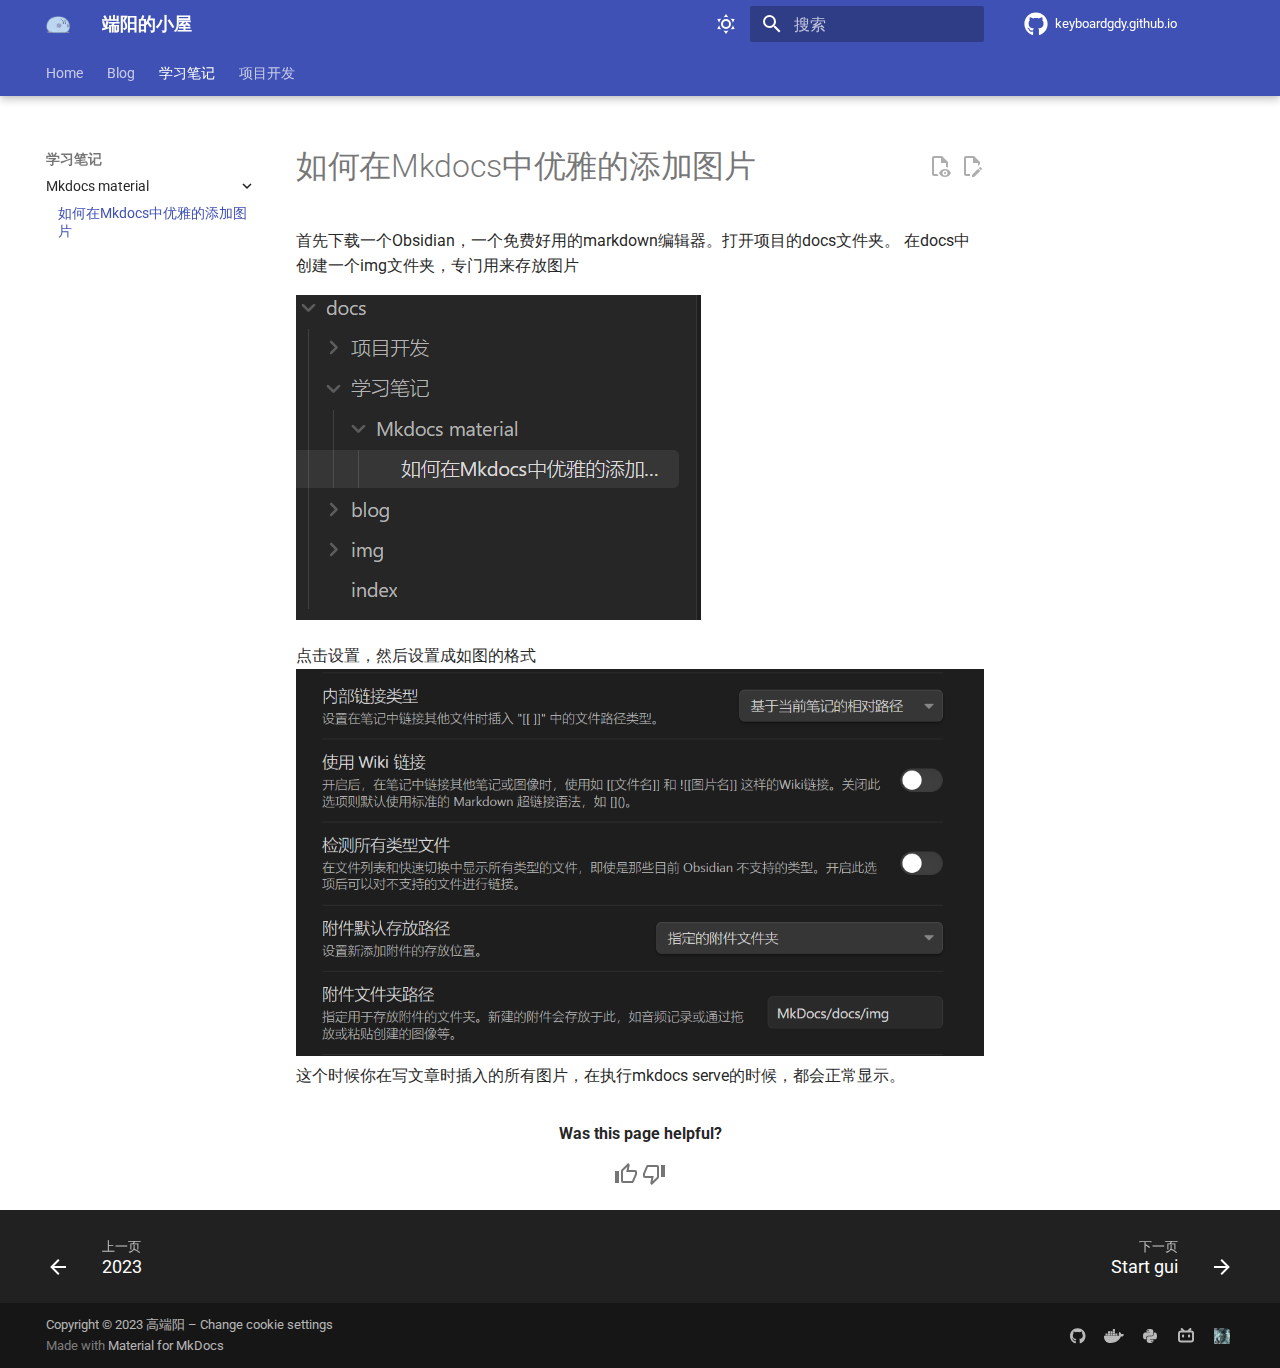
<file: 学习笔记/Mkdocs material/如何在Mkdocs中优雅的添加图片/index.html>
<!doctype html><html lang=zh class=no-js> <head><meta charset=utf-8><meta name=viewport content="width=device-width,initial-scale=1"><meta name=author content=高端阳><link href=https://keyboardgdy.github.io/%E5%AD%A6%E4%B9%A0%E7%AC%94%E8%AE%B0/Mkdocs%20material/%E5%A6%82%E4%BD%95%E5%9C%A8Mkdocs%E4%B8%AD%E4%BC%98%E9%9B%85%E7%9A%84%E6%B7%BB%E5%8A%A0%E5%9B%BE%E7%89%87/ rel=canonical><link href=../../../blog/archive/2023/ rel=prev><link href=../../../%E9%A1%B9%E7%9B%AE%E5%BC%80%E5%8F%91/start_gui/start_gui/ rel=next><link rel=icon href=../../../assets/images/favicon.png><meta name=generator content="mkdocs-1.5.3, mkdocs-material-9.4.14"><title>如何在Mkdocs中优雅的添加图片 - 端阳的小屋</title><link rel=stylesheet href=../../../assets/stylesheets/main.fad675c6.min.css><link rel=stylesheet href=../../../assets/stylesheets/palette.356b1318.min.css><link rel=preconnect href=https://fonts.gstatic.com crossorigin><link rel=stylesheet href="https://fonts.googleapis.com/css?family=Roboto:300,300i,400,400i,700,700i%7CRoboto+Mono:400,400i,700,700i&display=fallback"><style>:root{--md-text-font:"Roboto";--md-code-font:"Roboto Mono"}</style><script>__md_scope=new URL("../../..",location),__md_hash=e=>[...e].reduce((e,_)=>(e<<5)-e+_.charCodeAt(0),0),__md_get=(e,_=localStorage,t=__md_scope)=>JSON.parse(_.getItem(t.pathname+"."+e)),__md_set=(e,_,t=localStorage,a=__md_scope)=>{try{t.setItem(a.pathname+"."+e,JSON.stringify(_))}catch(e){}}</script><script id=__analytics>function __md_analytics(){function n(){dataLayer.push(arguments)}window.dataLayer=window.dataLayer||[],n("js",new Date),n("config","G-XXXXXXXXXX"),document.addEventListener("DOMContentLoaded",function(){document.forms.search&&document.forms.search.query.addEventListener("blur",function(){this.value&&n("event","search",{search_term:this.value})}),document$.subscribe(function(){var a=document.forms.feedback;if(void 0!==a)for(var e of a.querySelectorAll("[type=submit]"))e.addEventListener("click",function(e){e.preventDefault();var t=document.location.pathname,e=this.getAttribute("data-md-value");n("event","feedback",{page:t,data:e}),a.firstElementChild.disabled=!0;e=a.querySelector(".md-feedback__note [data-md-value='"+e+"']");e&&(e.hidden=!1)}),a.hidden=!1}),location$.subscribe(function(e){n("config","G-XXXXXXXXXX",{page_path:e.pathname})})});var e=document.createElement("script");e.async=!0,e.src="https://www.googletagmanager.com/gtag/js?id=G-XXXXXXXXXX",document.getElementById("__analytics").insertAdjacentElement("afterEnd",e)}</script><script>"undefined"!=typeof __md_analytics&&__md_analytics()</script></head> <body dir=ltr data-md-color-scheme=default data-md-color-primary=indigo data-md-color-accent=indigo> <script>var palette=__md_get("__palette");if(palette&&"object"==typeof palette.color)for(var key of Object.keys(palette.color))document.body.setAttribute("data-md-color-"+key,palette.color[key])</script> <input class=md-toggle data-md-toggle=drawer type=checkbox id=__drawer autocomplete=off> <input class=md-toggle data-md-toggle=search type=checkbox id=__search autocomplete=off> <label class=md-overlay for=__drawer></label> <div data-md-component=skip> </div> <div data-md-component=announce> </div> <header class="md-header md-header--shadow md-header--lifted" data-md-component=header> <nav class="md-header__inner md-grid" aria-label=页眉> <a href=https://keyboardgdy.github.io/ title=端阳的小屋 class="md-header__button md-logo" aria-label=端阳的小屋 data-md-component=logo> <img src=../../../assets/logo.png alt=logo> </a> <label class="md-header__button md-icon" for=__drawer> <svg xmlns=http://www.w3.org/2000/svg viewbox="0 0 24 24"><path d="M3 6h18v2H3V6m0 5h18v2H3v-2m0 5h18v2H3v-2Z"/></svg> </label> <div class=md-header__title data-md-component=header-title> <div class=md-header__ellipsis> <div class=md-header__topic> <span class=md-ellipsis> 端阳的小屋 </span> </div> <div class=md-header__topic data-md-component=header-topic> <span class=md-ellipsis> 如何在Mkdocs中优雅的添加图片 </span> </div> </div> </div> <form class=md-header__option data-md-component=palette> <input class=md-option data-md-color-media="(prefers-color-scheme: light)" data-md-color-scheme=default data-md-color-primary=indigo data-md-color-accent=indigo aria-label="Switch to dark mode" type=radio name=__palette id=__palette_1> <label class="md-header__button md-icon" title="Switch to dark mode" for=__palette_2 hidden> <svg xmlns=http://www.w3.org/2000/svg viewbox="0 0 24 24"><path d="M12 7a5 5 0 0 1 5 5 5 5 0 0 1-5 5 5 5 0 0 1-5-5 5 5 0 0 1 5-5m0 2a3 3 0 0 0-3 3 3 3 0 0 0 3 3 3 3 0 0 0 3-3 3 3 0 0 0-3-3m0-7 2.39 3.42C13.65 5.15 12.84 5 12 5c-.84 0-1.65.15-2.39.42L12 2M3.34 7l4.16-.35A7.2 7.2 0 0 0 5.94 8.5c-.44.74-.69 1.5-.83 2.29L3.34 7m.02 10 1.76-3.77a7.131 7.131 0 0 0 2.38 4.14L3.36 17M20.65 7l-1.77 3.79a7.023 7.023 0 0 0-2.38-4.15l4.15.36m-.01 10-4.14.36c.59-.51 1.12-1.14 1.54-1.86.42-.73.69-1.5.83-2.29L20.64 17M12 22l-2.41-3.44c.74.27 1.55.44 2.41.44.82 0 1.63-.17 2.37-.44L12 22Z"/></svg> </label> <input class=md-option data-md-color-media="(prefers-color-scheme: dark)" data-md-color-scheme=slate data-md-color-primary=indigo data-md-color-accent=indigo aria-label="Switch to light mode" type=radio name=__palette id=__palette_2> <label class="md-header__button md-icon" title="Switch to light mode" for=__palette_1 hidden> <svg xmlns=http://www.w3.org/2000/svg viewbox="0 0 24 24"><path d="m17.75 4.09-2.53 1.94.91 3.06-2.63-1.81-2.63 1.81.91-3.06-2.53-1.94L12.44 4l1.06-3 1.06 3 3.19.09m3.5 6.91-1.64 1.25.59 1.98-1.7-1.17-1.7 1.17.59-1.98L15.75 11l2.06-.05L18.5 9l.69 1.95 2.06.05m-2.28 4.95c.83-.08 1.72 1.1 1.19 1.85-.32.45-.66.87-1.08 1.27C15.17 23 8.84 23 4.94 19.07c-3.91-3.9-3.91-10.24 0-14.14.4-.4.82-.76 1.27-1.08.75-.53 1.93.36 1.85 1.19-.27 2.86.69 5.83 2.89 8.02a9.96 9.96 0 0 0 8.02 2.89m-1.64 2.02a12.08 12.08 0 0 1-7.8-3.47c-2.17-2.19-3.33-5-3.49-7.82-2.81 3.14-2.7 7.96.31 10.98 3.02 3.01 7.84 3.12 10.98.31Z"/></svg> </label> </form> <label class="md-header__button md-icon" for=__search> <svg xmlns=http://www.w3.org/2000/svg viewbox="0 0 24 24"><path d="M9.5 3A6.5 6.5 0 0 1 16 9.5c0 1.61-.59 3.09-1.56 4.23l.27.27h.79l5 5-1.5 1.5-5-5v-.79l-.27-.27A6.516 6.516 0 0 1 9.5 16 6.5 6.5 0 0 1 3 9.5 6.5 6.5 0 0 1 9.5 3m0 2C7 5 5 7 5 9.5S7 14 9.5 14 14 12 14 9.5 12 5 9.5 5Z"/></svg> </label> <div class=md-search data-md-component=search role=dialog> <label class=md-search__overlay for=__search></label> <div class=md-search__inner role=search> <form class=md-search__form name=search> <input type=text class=md-search__input name=query aria-label=搜索 placeholder=搜索 autocapitalize=off autocorrect=off autocomplete=off spellcheck=false data-md-component=search-query required> <label class="md-search__icon md-icon" for=__search> <svg xmlns=http://www.w3.org/2000/svg viewbox="0 0 24 24"><path d="M9.5 3A6.5 6.5 0 0 1 16 9.5c0 1.61-.59 3.09-1.56 4.23l.27.27h.79l5 5-1.5 1.5-5-5v-.79l-.27-.27A6.516 6.516 0 0 1 9.5 16 6.5 6.5 0 0 1 3 9.5 6.5 6.5 0 0 1 9.5 3m0 2C7 5 5 7 5 9.5S7 14 9.5 14 14 12 14 9.5 12 5 9.5 5Z"/></svg> <svg xmlns=http://www.w3.org/2000/svg viewbox="0 0 24 24"><path d="M20 11v2H8l5.5 5.5-1.42 1.42L4.16 12l7.92-7.92L13.5 5.5 8 11h12Z"/></svg> </label> <nav class=md-search__options aria-label=查找> <button type=reset class="md-search__icon md-icon" title=清空当前内容 aria-label=清空当前内容 tabindex=-1> <svg xmlns=http://www.w3.org/2000/svg viewbox="0 0 24 24"><path d="M19 6.41 17.59 5 12 10.59 6.41 5 5 6.41 10.59 12 5 17.59 6.41 19 12 13.41 17.59 19 19 17.59 13.41 12 19 6.41Z"/></svg> </button> </nav> <div class=md-search__suggest data-md-component=search-suggest></div> </form> <div class=md-search__output> <div class=md-search__scrollwrap data-md-scrollfix> <div class=md-search-result data-md-component=search-result> <div class=md-search-result__meta> 正在初始化搜索引擎 </div> <ol class=md-search-result__list role=presentation></ol> </div> </div> </div> </div> </div> <div class=md-header__source> <a href=https://github.com/keyboardgdy/keyboardgdy.github.io title=前往仓库 class=md-source data-md-component=source> <div class="md-source__icon md-icon"> <svg xmlns=http://www.w3.org/2000/svg viewbox="0 0 496 512"><!-- Font Awesome Free 6.4.2 by @fontawesome - https://fontawesome.com License - https://fontawesome.com/license/free (Icons: CC BY 4.0, Fonts: SIL OFL 1.1, Code: MIT License) Copyright 2023 Fonticons, Inc.--><path d="M165.9 397.4c0 2-2.3 3.6-5.2 3.6-3.3.3-5.6-1.3-5.6-3.6 0-2 2.3-3.6 5.2-3.6 3-.3 5.6 1.3 5.6 3.6zm-31.1-4.5c-.7 2 1.3 4.3 4.3 4.9 2.6 1 5.6 0 6.2-2s-1.3-4.3-4.3-5.2c-2.6-.7-5.5.3-6.2 2.3zm44.2-1.7c-2.9.7-4.9 2.6-4.6 4.9.3 2 2.9 3.3 5.9 2.6 2.9-.7 4.9-2.6 4.6-4.6-.3-1.9-3-3.2-5.9-2.9zM244.8 8C106.1 8 0 113.3 0 252c0 110.9 69.8 205.8 169.5 239.2 12.8 2.3 17.3-5.6 17.3-12.1 0-6.2-.3-40.4-.3-61.4 0 0-70 15-84.7-29.8 0 0-11.4-29.1-27.8-36.6 0 0-22.9-15.7 1.6-15.4 0 0 24.9 2 38.6 25.8 21.9 38.6 58.6 27.5 72.9 20.9 2.3-16 8.8-27.1 16-33.7-55.9-6.2-112.3-14.3-112.3-110.5 0-27.5 7.6-41.3 23.6-58.9-2.6-6.5-11.1-33.3 2.6-67.9 20.9-6.5 69 27 69 27 20-5.6 41.5-8.5 62.8-8.5s42.8 2.9 62.8 8.5c0 0 48.1-33.6 69-27 13.7 34.7 5.2 61.4 2.6 67.9 16 17.7 25.8 31.5 25.8 58.9 0 96.5-58.9 104.2-114.8 110.5 9.2 7.9 17 22.9 17 46.4 0 33.7-.3 75.4-.3 83.6 0 6.5 4.6 14.4 17.3 12.1C428.2 457.8 496 362.9 496 252 496 113.3 383.5 8 244.8 8zM97.2 352.9c-1.3 1-1 3.3.7 5.2 1.6 1.6 3.9 2.3 5.2 1 1.3-1 1-3.3-.7-5.2-1.6-1.6-3.9-2.3-5.2-1zm-10.8-8.1c-.7 1.3.3 2.9 2.3 3.9 1.6 1 3.6.7 4.3-.7.7-1.3-.3-2.9-2.3-3.9-2-.6-3.6-.3-4.3.7zm32.4 35.6c-1.6 1.3-1 4.3 1.3 6.2 2.3 2.3 5.2 2.6 6.5 1 1.3-1.3.7-4.3-1.3-6.2-2.2-2.3-5.2-2.6-6.5-1zm-11.4-14.7c-1.6 1-1.6 3.6 0 5.9 1.6 2.3 4.3 3.3 5.6 2.3 1.6-1.3 1.6-3.9 0-6.2-1.4-2.3-4-3.3-5.6-2z"/></svg> </div> <div class=md-source__repository> keyboardgdy.github.io </div> </a> </div> </nav> <nav class=md-tabs aria-label=标签 data-md-component=tabs> <div class=md-grid> <ul class=md-tabs__list> <li class=md-tabs__item> <a href=../../.. class=md-tabs__link> Home </a> </li> <li class=md-tabs__item> <a href=../../../blog/ class=md-tabs__link> Blog </a> </li> <li class="md-tabs__item md-tabs__item--active"> <a href=./ class=md-tabs__link> 学习笔记 </a> </li> <li class=md-tabs__item> <a href=../../../%E9%A1%B9%E7%9B%AE%E5%BC%80%E5%8F%91/start_gui/start_gui/ class=md-tabs__link> 项目开发 </a> </li> </ul> </div> </nav> </header> <div class=md-container data-md-component=container> <main class=md-main data-md-component=main> <div class="md-main__inner md-grid"> <div class="md-sidebar md-sidebar--primary" data-md-component=sidebar data-md-type=navigation> <div class=md-sidebar__scrollwrap> <div class=md-sidebar__inner> <nav class="md-nav md-nav--primary md-nav--lifted" aria-label=导航栏 data-md-level=0> <label class=md-nav__title for=__drawer> <a href=https://keyboardgdy.github.io/ title=端阳的小屋 class="md-nav__button md-logo" aria-label=端阳的小屋 data-md-component=logo> <img src=../../../assets/logo.png alt=logo> </a> 端阳的小屋 </label> <div class=md-nav__source> <a href=https://github.com/keyboardgdy/keyboardgdy.github.io title=前往仓库 class=md-source data-md-component=source> <div class="md-source__icon md-icon"> <svg xmlns=http://www.w3.org/2000/svg viewbox="0 0 496 512"><!-- Font Awesome Free 6.4.2 by @fontawesome - https://fontawesome.com License - https://fontawesome.com/license/free (Icons: CC BY 4.0, Fonts: SIL OFL 1.1, Code: MIT License) Copyright 2023 Fonticons, Inc.--><path d="M165.9 397.4c0 2-2.3 3.6-5.2 3.6-3.3.3-5.6-1.3-5.6-3.6 0-2 2.3-3.6 5.2-3.6 3-.3 5.6 1.3 5.6 3.6zm-31.1-4.5c-.7 2 1.3 4.3 4.3 4.9 2.6 1 5.6 0 6.2-2s-1.3-4.3-4.3-5.2c-2.6-.7-5.5.3-6.2 2.3zm44.2-1.7c-2.9.7-4.9 2.6-4.6 4.9.3 2 2.9 3.3 5.9 2.6 2.9-.7 4.9-2.6 4.6-4.6-.3-1.9-3-3.2-5.9-2.9zM244.8 8C106.1 8 0 113.3 0 252c0 110.9 69.8 205.8 169.5 239.2 12.8 2.3 17.3-5.6 17.3-12.1 0-6.2-.3-40.4-.3-61.4 0 0-70 15-84.7-29.8 0 0-11.4-29.1-27.8-36.6 0 0-22.9-15.7 1.6-15.4 0 0 24.9 2 38.6 25.8 21.9 38.6 58.6 27.5 72.9 20.9 2.3-16 8.8-27.1 16-33.7-55.9-6.2-112.3-14.3-112.3-110.5 0-27.5 7.6-41.3 23.6-58.9-2.6-6.5-11.1-33.3 2.6-67.9 20.9-6.5 69 27 69 27 20-5.6 41.5-8.5 62.8-8.5s42.8 2.9 62.8 8.5c0 0 48.1-33.6 69-27 13.7 34.7 5.2 61.4 2.6 67.9 16 17.7 25.8 31.5 25.8 58.9 0 96.5-58.9 104.2-114.8 110.5 9.2 7.9 17 22.9 17 46.4 0 33.7-.3 75.4-.3 83.6 0 6.5 4.6 14.4 17.3 12.1C428.2 457.8 496 362.9 496 252 496 113.3 383.5 8 244.8 8zM97.2 352.9c-1.3 1-1 3.3.7 5.2 1.6 1.6 3.9 2.3 5.2 1 1.3-1 1-3.3-.7-5.2-1.6-1.6-3.9-2.3-5.2-1zm-10.8-8.1c-.7 1.3.3 2.9 2.3 3.9 1.6 1 3.6.7 4.3-.7.7-1.3-.3-2.9-2.3-3.9-2-.6-3.6-.3-4.3.7zm32.4 35.6c-1.6 1.3-1 4.3 1.3 6.2 2.3 2.3 5.2 2.6 6.5 1 1.3-1.3.7-4.3-1.3-6.2-2.2-2.3-5.2-2.6-6.5-1zm-11.4-14.7c-1.6 1-1.6 3.6 0 5.9 1.6 2.3 4.3 3.3 5.6 2.3 1.6-1.3 1.6-3.9 0-6.2-1.4-2.3-4-3.3-5.6-2z"/></svg> </div> <div class=md-source__repository> keyboardgdy.github.io </div> </a> </div> <ul class=md-nav__list data-md-scrollfix> <li class=md-nav__item> <a href=../../.. class=md-nav__link> <span class=md-ellipsis> Home </span> </a> </li> <li class="md-nav__item md-nav__item--section md-nav__item--nested"> <input class="md-nav__toggle md-toggle md-toggle--indeterminate" type=checkbox id=__nav_2> <label class=md-nav__link for=__nav_2 id=__nav_2_label tabindex> <span class=md-ellipsis> Blog </span> <span class="md-nav__icon md-icon"></span> </label> <nav class=md-nav data-md-level=1 aria-labelledby=__nav_2_label aria-expanded=false> <label class=md-nav__title for=__nav_2> <span class="md-nav__icon md-icon"></span> Blog </label> <ul class=md-nav__list data-md-scrollfix> <li class=md-nav__item> <a href=../../../blog/ class=md-nav__link> <span class=md-ellipsis> Blog </span> </a> </li> <li class="md-nav__item md-nav__item--nested"> <input class="md-nav__toggle md-toggle md-toggle--indeterminate" type=checkbox id=__nav_2_2> <label class=md-nav__link for=__nav_2_2 id=__nav_2_2_label tabindex=0> <span class=md-ellipsis> 归档 </span> <span class="md-nav__icon md-icon"></span> </label> <nav class=md-nav data-md-level=2 aria-labelledby=__nav_2_2_label aria-expanded=false> <label class=md-nav__title for=__nav_2_2> <span class="md-nav__icon md-icon"></span> 归档 </label> <ul class=md-nav__list data-md-scrollfix> <li class=md-nav__item> <a href=../../../blog/archive/2023/ class=md-nav__link> <span class=md-ellipsis> 2023 </span> </a> </li> </ul> </nav> </li> <li class="md-nav__item md-nav__item--nested"> <input class="md-nav__toggle md-toggle md-toggle--indeterminate" type=checkbox id=__nav_2_3> <label class=md-nav__link for=__nav_2_3 id=__nav_2_3_label tabindex=0> <span class=md-ellipsis> 分类 </span> <span class="md-nav__icon md-icon"></span> </label> <nav class=md-nav data-md-level=2 aria-labelledby=__nav_2_3_label aria-expanded=false> <label class=md-nav__title for=__nav_2_3> <span class="md-nav__icon md-icon"></span> 分类 </label> <ul class=md-nav__list data-md-scrollfix> <li class=md-nav__item> <a href=../../../blog/category/general/ class=md-nav__link> <span class=md-ellipsis> General </span> </a> </li> </ul> </nav> </li> </ul> </nav> </li> <li class="md-nav__item md-nav__item--active md-nav__item--section md-nav__item--nested"> <input class="md-nav__toggle md-toggle " type=checkbox id=__nav_3 checked> <label class=md-nav__link for=__nav_3 id=__nav_3_label tabindex> <span class=md-ellipsis> 学习笔记 </span> <span class="md-nav__icon md-icon"></span> </label> <nav class=md-nav data-md-level=1 aria-labelledby=__nav_3_label aria-expanded=true> <label class=md-nav__title for=__nav_3> <span class="md-nav__icon md-icon"></span> 学习笔记 </label> <ul class=md-nav__list data-md-scrollfix> <li class="md-nav__item md-nav__item--active md-nav__item--nested"> <input class="md-nav__toggle md-toggle " type=checkbox id=__nav_3_1 checked> <label class=md-nav__link for=__nav_3_1 id=__nav_3_1_label tabindex=0> <span class=md-ellipsis> Mkdocs material </span> <span class="md-nav__icon md-icon"></span> </label> <nav class=md-nav data-md-level=2 aria-labelledby=__nav_3_1_label aria-expanded=true> <label class=md-nav__title for=__nav_3_1> <span class="md-nav__icon md-icon"></span> Mkdocs material </label> <ul class=md-nav__list data-md-scrollfix> <li class="md-nav__item md-nav__item--active"> <input class="md-nav__toggle md-toggle" type=checkbox id=__toc> <a href=./ class="md-nav__link md-nav__link--active"> <span class=md-ellipsis> 如何在Mkdocs中优雅的添加图片 </span> </a> </li> </ul> </nav> </li> </ul> </nav> </li> <li class="md-nav__item md-nav__item--section md-nav__item--nested"> <input class="md-nav__toggle md-toggle md-toggle--indeterminate" type=checkbox id=__nav_4> <label class=md-nav__link for=__nav_4 id=__nav_4_label tabindex> <span class=md-ellipsis> 项目开发 </span> <span class="md-nav__icon md-icon"></span> </label> <nav class=md-nav data-md-level=1 aria-labelledby=__nav_4_label aria-expanded=false> <label class=md-nav__title for=__nav_4> <span class="md-nav__icon md-icon"></span> 项目开发 </label> <ul class=md-nav__list data-md-scrollfix> <li class="md-nav__item md-nav__item--nested"> <input class="md-nav__toggle md-toggle md-toggle--indeterminate" type=checkbox id=__nav_4_1> <label class=md-nav__link for=__nav_4_1 id=__nav_4_1_label tabindex=0> <span class=md-ellipsis> Start gui </span> <span class="md-nav__icon md-icon"></span> </label> <nav class=md-nav data-md-level=2 aria-labelledby=__nav_4_1_label aria-expanded=false> <label class=md-nav__title for=__nav_4_1> <span class="md-nav__icon md-icon"></span> Start gui </label> <ul class=md-nav__list data-md-scrollfix> <li class=md-nav__item> <a href=../../../%E9%A1%B9%E7%9B%AE%E5%BC%80%E5%8F%91/start_gui/start_gui/ class=md-nav__link> <span class=md-ellipsis> Start gui </span> </a> </li> </ul> </nav> </li> </ul> </nav> </li> </ul> </nav> </div> </div> </div> <div class="md-sidebar md-sidebar--secondary" data-md-component=sidebar data-md-type=toc> <div class=md-sidebar__scrollwrap> <div class=md-sidebar__inner> <nav class="md-nav md-nav--secondary" aria-label=目录> </nav> </div> </div> </div> <div class=md-content data-md-component=content> <article class="md-content__inner md-typeset"> <a href="https://github.com/keyboardgdy/keyboardgdy.github.io/edit/master/docs/学习笔记/Mkdocs material/如何在Mkdocs中优雅的添加图片.md" title=编辑此页 class="md-content__button md-icon"> <svg xmlns=http://www.w3.org/2000/svg viewbox="0 0 24 24"><path d="M10 20H6V4h7v5h5v3.1l2-2V8l-6-6H6c-1.1 0-2 .9-2 2v16c0 1.1.9 2 2 2h4v-2m10.2-7c.1 0 .3.1.4.2l1.3 1.3c.2.2.2.6 0 .8l-1 1-2.1-2.1 1-1c.1-.1.2-.2.4-.2m0 3.9L14.1 23H12v-2.1l6.1-6.1 2.1 2.1Z"/></svg> </a> <a href="https://github.com/keyboardgdy/keyboardgdy.github.io/raw/master/docs/学习笔记/Mkdocs material/如何在Mkdocs中优雅的添加图片.md" title=查看本页的源代码 class="md-content__button md-icon"> <svg xmlns=http://www.w3.org/2000/svg viewbox="0 0 24 24"><path d="M17 18c.56 0 1 .44 1 1s-.44 1-1 1-1-.44-1-1 .44-1 1-1m0-3c-2.73 0-5.06 1.66-6 4 .94 2.34 3.27 4 6 4s5.06-1.66 6-4c-.94-2.34-3.27-4-6-4m0 6.5a2.5 2.5 0 0 1-2.5-2.5 2.5 2.5 0 0 1 2.5-2.5 2.5 2.5 0 0 1 2.5 2.5 2.5 2.5 0 0 1-2.5 2.5M9.27 20H6V4h7v5h5v4.07c.7.08 1.36.25 2 .49V8l-6-6H6a2 2 0 0 0-2 2v16a2 2 0 0 0 2 2h4.5a8.15 8.15 0 0 1-1.23-2Z"/></svg> </a> <h1>如何在Mkdocs中优雅的添加图片</h1> <p>首先下载一个Obsidian，一个免费好用的markdown编辑器。打开项目的docs文件夹。 在docs中创建一个img文件夹，专门用来存放图片</p> <p><img alt src=../../../img/Pasted%20image%2020231211211932.png></p> <p>点击设置，然后设置成如图的格式<img alt src=../../../img/Pasted%20image%2020231211212141.png> 这个时候你在写文章时插入的所有图片，在执行mkdocs serve的时候，都会正常显示。</p> <form class=md-feedback name=feedback hidden> <fieldset> <legend class=md-feedback__title> Was this page helpful? </legend> <div class=md-feedback__inner> <div class=md-feedback__list> <button class="md-feedback__icon md-icon" type=submit title="This page was helpful" data-md-value=1> <svg xmlns=http://www.w3.org/2000/svg viewbox="0 0 24 24"><path d="M5 9v12H1V9h4m4 12a2 2 0 0 1-2-2V9c0-.55.22-1.05.59-1.41L14.17 1l1.06 1.06c.27.27.44.64.44 1.05l-.03.32L14.69 8H21a2 2 0 0 1 2 2v2c0 .26-.05.5-.14.73l-3.02 7.05C19.54 20.5 18.83 21 18 21H9m0-2h9.03L21 12v-2h-8.79l1.13-5.32L9 9.03V19Z"/></svg> </button> <button class="md-feedback__icon md-icon" type=submit title="This page could be improved" data-md-value=0> <svg xmlns=http://www.w3.org/2000/svg viewbox="0 0 24 24"><path d="M19 15V3h4v12h-4M15 3a2 2 0 0 1 2 2v10c0 .55-.22 1.05-.59 1.41L9.83 23l-1.06-1.06c-.27-.27-.44-.64-.44-1.06l.03-.31.95-4.57H3a2 2 0 0 1-2-2v-2c0-.26.05-.5.14-.73l3.02-7.05C4.46 3.5 5.17 3 6 3h9m0 2H5.97L3 12v2h8.78l-1.13 5.32L15 14.97V5Z"/></svg> </button> </div> <div class=md-feedback__note> <div data-md-value=1 hidden> Thanks for your feedback! </div> <div data-md-value=0 hidden> Thanks for your feedback! Help us improve this page by using our <a href=... target=_blank rel=noopener>feedback form</a>. </div> </div> </div> </fieldset> </form> </article> </div> </div> <button type=button class="md-top md-icon" data-md-component=top hidden> <svg xmlns=http://www.w3.org/2000/svg viewbox="0 0 24 24"><path d="M13 20h-2V8l-5.5 5.5-1.42-1.42L12 4.16l7.92 7.92-1.42 1.42L13 8v12Z"/></svg> 回到页面顶部 </button> </main> <footer class=md-footer> <nav class="md-footer__inner md-grid" aria-label=页脚> <a href=../../../blog/archive/2023/ class="md-footer__link md-footer__link--prev" aria-label="上一页: 2023"> <div class="md-footer__button md-icon"> <svg xmlns=http://www.w3.org/2000/svg viewbox="0 0 24 24"><path d="M20 11v2H8l5.5 5.5-1.42 1.42L4.16 12l7.92-7.92L13.5 5.5 8 11h12Z"/></svg> </div> <div class=md-footer__title> <span class=md-footer__direction> 上一页 </span> <div class=md-ellipsis> 2023 </div> </div> </a> <a href=../../../%E9%A1%B9%E7%9B%AE%E5%BC%80%E5%8F%91/start_gui/start_gui/ class="md-footer__link md-footer__link--next" aria-label="下一页: Start gui"> <div class=md-footer__title> <span class=md-footer__direction> 下一页 </span> <div class=md-ellipsis> Start gui </div> </div> <div class="md-footer__button md-icon"> <svg xmlns=http://www.w3.org/2000/svg viewbox="0 0 24 24"><path d="M4 11v2h12l-5.5 5.5 1.42 1.42L19.84 12l-7.92-7.92L10.5 5.5 16 11H4Z"/></svg> </div> </a> </nav> <div class="md-footer-meta md-typeset"> <div class="md-footer-meta__inner md-grid"> <div class=md-copyright> <div class=md-copyright__highlight> Copyright &copy; 2023 高端阳 – <a href=#__consent>Change cookie settings</a> </div> Made with <a href=https://squidfunk.github.io/mkdocs-material/ target=_blank rel=noopener> Material for MkDocs </a> </div> <div class=md-social> <a href=https://github.com/keyboardgdy target=_blank rel=noopener title=github.com class=md-social__link> <svg xmlns=http://www.w3.org/2000/svg viewbox="0 0 496 512"><!-- Font Awesome Free 6.4.2 by @fontawesome - https://fontawesome.com License - https://fontawesome.com/license/free (Icons: CC BY 4.0, Fonts: SIL OFL 1.1, Code: MIT License) Copyright 2023 Fonticons, Inc.--><path d="M165.9 397.4c0 2-2.3 3.6-5.2 3.6-3.3.3-5.6-1.3-5.6-3.6 0-2 2.3-3.6 5.2-3.6 3-.3 5.6 1.3 5.6 3.6zm-31.1-4.5c-.7 2 1.3 4.3 4.3 4.9 2.6 1 5.6 0 6.2-2s-1.3-4.3-4.3-5.2c-2.6-.7-5.5.3-6.2 2.3zm44.2-1.7c-2.9.7-4.9 2.6-4.6 4.9.3 2 2.9 3.3 5.9 2.6 2.9-.7 4.9-2.6 4.6-4.6-.3-1.9-3-3.2-5.9-2.9zM244.8 8C106.1 8 0 113.3 0 252c0 110.9 69.8 205.8 169.5 239.2 12.8 2.3 17.3-5.6 17.3-12.1 0-6.2-.3-40.4-.3-61.4 0 0-70 15-84.7-29.8 0 0-11.4-29.1-27.8-36.6 0 0-22.9-15.7 1.6-15.4 0 0 24.9 2 38.6 25.8 21.9 38.6 58.6 27.5 72.9 20.9 2.3-16 8.8-27.1 16-33.7-55.9-6.2-112.3-14.3-112.3-110.5 0-27.5 7.6-41.3 23.6-58.9-2.6-6.5-11.1-33.3 2.6-67.9 20.9-6.5 69 27 69 27 20-5.6 41.5-8.5 62.8-8.5s42.8 2.9 62.8 8.5c0 0 48.1-33.6 69-27 13.7 34.7 5.2 61.4 2.6 67.9 16 17.7 25.8 31.5 25.8 58.9 0 96.5-58.9 104.2-114.8 110.5 9.2 7.9 17 22.9 17 46.4 0 33.7-.3 75.4-.3 83.6 0 6.5 4.6 14.4 17.3 12.1C428.2 457.8 496 362.9 496 252 496 113.3 383.5 8 244.8 8zM97.2 352.9c-1.3 1-1 3.3.7 5.2 1.6 1.6 3.9 2.3 5.2 1 1.3-1 1-3.3-.7-5.2-1.6-1.6-3.9-2.3-5.2-1zm-10.8-8.1c-.7 1.3.3 2.9 2.3 3.9 1.6 1 3.6.7 4.3-.7.7-1.3-.3-2.9-2.3-3.9-2-.6-3.6-.3-4.3.7zm32.4 35.6c-1.6 1.3-1 4.3 1.3 6.2 2.3 2.3 5.2 2.6 6.5 1 1.3-1.3.7-4.3-1.3-6.2-2.2-2.3-5.2-2.6-6.5-1zm-11.4-14.7c-1.6 1-1.6 3.6 0 5.9 1.6 2.3 4.3 3.3 5.6 2.3 1.6-1.3 1.6-3.9 0-6.2-1.4-2.3-4-3.3-5.6-2z"/></svg> </a> <a href=https://www.docker.com/ target=_blank rel=noopener title=www.docker.com class=md-social__link> <svg xmlns=http://www.w3.org/2000/svg viewbox="0 0 640 512"><!-- Font Awesome Free 6.4.2 by @fontawesome - https://fontawesome.com License - https://fontawesome.com/license/free (Icons: CC BY 4.0, Fonts: SIL OFL 1.1, Code: MIT License) Copyright 2023 Fonticons, Inc.--><path d="M349.9 236.3h-66.1v-59.4h66.1v59.4zm0-204.3h-66.1v60.7h66.1V32zm78.2 144.8H362v59.4h66.1v-59.4zm-156.3-72.1h-66.1v60.1h66.1v-60.1zm78.1 0h-66.1v60.1h66.1v-60.1zm276.8 100c-14.4-9.7-47.6-13.2-73.1-8.4-3.3-24-16.7-44.9-41.1-63.7l-14-9.3-9.3 14c-18.4 27.8-23.4 73.6-3.7 103.8-8.7 4.7-25.8 11.1-48.4 10.7H2.4c-8.7 50.8 5.8 116.8 44 162.1 37.1 43.9 92.7 66.2 165.4 66.2 157.4 0 273.9-72.5 328.4-204.2 21.4.4 67.6.1 91.3-45.2 1.5-2.5 6.6-13.2 8.5-17.1l-13.3-8.9zm-511.1-27.9h-66v59.4h66.1v-59.4zm78.1 0h-66.1v59.4h66.1v-59.4zm78.1 0h-66.1v59.4h66.1v-59.4zm-78.1-72.1h-66.1v60.1h66.1v-60.1z"/></svg> </a> <a href=https://www.python.org/ target=_blank rel=noopener title=www.python.org class=md-social__link> <svg xmlns=http://www.w3.org/2000/svg viewbox="0 0 448 512"><!-- Font Awesome Free 6.4.2 by @fontawesome - https://fontawesome.com License - https://fontawesome.com/license/free (Icons: CC BY 4.0, Fonts: SIL OFL 1.1, Code: MIT License) Copyright 2023 Fonticons, Inc.--><path d="M439.8 200.5c-7.7-30.9-22.3-54.2-53.4-54.2h-40.1v47.4c0 36.8-31.2 67.8-66.8 67.8H172.7c-29.2 0-53.4 25-53.4 54.3v101.8c0 29 25.2 46 53.4 54.3 33.8 9.9 66.3 11.7 106.8 0 26.9-7.8 53.4-23.5 53.4-54.3v-40.7H226.2v-13.6h160.2c31.1 0 42.6-21.7 53.4-54.2 11.2-33.5 10.7-65.7 0-108.6zM286.2 404c11.1 0 20.1 9.1 20.1 20.3 0 11.3-9 20.4-20.1 20.4-11 0-20.1-9.2-20.1-20.4.1-11.3 9.1-20.3 20.1-20.3zM167.8 248.1h106.8c29.7 0 53.4-24.5 53.4-54.3V91.9c0-29-24.4-50.7-53.4-55.6-35.8-5.9-74.7-5.6-106.8.1-45.2 8-53.4 24.7-53.4 55.6v40.7h106.9v13.6h-147c-31.1 0-58.3 18.7-66.8 54.2-9.8 40.7-10.2 66.1 0 108.6 7.6 31.6 25.7 54.2 56.8 54.2H101v-48.8c0-35.3 30.5-66.4 66.8-66.4zm-6.7-142.6c-11.1 0-20.1-9.1-20.1-20.3.1-11.3 9-20.4 20.1-20.4 11 0 20.1 9.2 20.1 20.4s-9 20.3-20.1 20.3z"/></svg> </a> <a href=https://space.bilibili.com/1438443705 target=_blank rel=noopener title=space.bilibili.com class=md-social__link> <svg xmlns=http://www.w3.org/2000/svg viewbox="0 0 512 512"><!-- Font Awesome Free 6.4.2 by @fontawesome - https://fontawesome.com License - https://fontawesome.com/license/free (Icons: CC BY 4.0, Fonts: SIL OFL 1.1, Code: MIT License) Copyright 2023 Fonticons, Inc.--><path d="M488.6 104.1c16.7 18.1 24.4 39.7 23.3 65.7v202.4c-.4 26.4-9.2 48.1-26.5 65.1-17.2 17-39.1 25.9-65.5 26.7H92.02c-26.45-.8-48.21-9.8-65.28-27.2C9.682 419.4.767 396.5 0 368.2V169.8c.767-26 9.682-47.6 26.74-65.7C43.81 87.75 65.57 78.77 92.02 78h29.38L96.05 52.19c-5.75-5.73-8.63-13-8.63-21.79 0-8.8 2.88-16.06 8.63-21.797C101.8 2.868 109.1 0 117.9 0s16.1 2.868 21.9 8.603L213.1 78h88l74.5-69.397C381.7 2.868 389.2 0 398 0c8.8 0 16.1 2.868 21.9 8.603 5.7 5.737 8.6 12.997 8.6 21.797 0 8.79-2.9 16.06-8.6 21.79L394.6 78h29.3c26.4.77 48 9.75 64.7 26.1zm-38.8 69.7c-.4-9.6-3.7-17.4-10.7-23.5-5.2-6.1-14-9.4-22.7-9.8H96.05c-9.59.4-17.45 3.7-23.58 9.8-6.14 6.1-9.4 13.9-9.78 23.5v194.4c0 9.2 3.26 17 9.78 23.5s14.38 9.8 23.58 9.8H416.4c9.2 0 17-3.3 23.3-9.8 6.3-6.5 9.7-14.3 10.1-23.5V173.8zm-264.3 42.7c6.3 6.3 9.7 14.1 10.1 23.2V273c-.4 9.2-3.7 16.9-9.8 23.2-6.2 6.3-14 9.5-23.6 9.5-9.6 0-17.5-3.2-23.6-9.5-6.1-6.3-9.4-14-9.8-23.2v-33.3c.4-9.1 3.8-16.9 10.1-23.2 6.3-6.3 13.2-9.6 23.3-10 9.2.4 17 3.7 23.3 10zm191.5 0c6.3 6.3 9.7 14.1 10.1 23.2V273c-.4 9.2-3.7 16.9-9.8 23.2-6.1 6.3-14 9.5-23.6 9.5-9.6 0-17.4-3.2-23.6-9.5-7-6.3-9.4-14-9.7-23.2v-33.3c.3-9.1 3.7-16.9 10-23.2 6.3-6.3 14.1-9.6 23.3-10 9.2.4 17 3.7 23.3 10z"/></svg> </a> <a href=https://swordswind.gitee.io/ target=_blank rel=noopener title=swordswind.gitee.io class=md-social__link> <?xml version="1.0" encoding="UTF-8" standalone="no"?> <!DOCTYPE svg PUBLIC "-//W3C//DTD SVG 1.1//EN" "http://www.w3.org/Graphics/SVG/1.1/DTD/svg11.dtd"><svg version=1.1 id=Layer_1 xmlns=http://www.w3.org/2000/svg xmlns:xlink=http://www.w3.org/1999/xlink x=0px y=0px width=300px height=300px viewbox="0 0 300 300" enable-background="new 0 0 300 300" xml:space=preserve> <image id=image0 width=300 height=300 x=0 y=0 href="[data-uri]"/> </svg> </a> </div> </div> </div> </footer> </div> <div class=md-dialog data-md-component=dialog> <div class="md-dialog__inner md-typeset"></div> </div> <div class=md-progress data-md-component=progress role=progressbar></div> <script id=__config type=application/json>{"base": "../../..", "features": ["content.code.copy", "content.action.edit", "content.action.view", "navigation.footer", "navigation.instant", "navigation.instant", "navigation.instant.progress", "navigation.tabs", "navigation.tabs.sticky", "navigation.expand", "toc.follow", "navigation.top", "search.suggest", "header.autohide", "attr_list", "md_in_html"], "search": "../../../assets/javascripts/workers/search.f886a092.min.js", "translations": {"clipboard.copied": "\u5df2\u590d\u5236", "clipboard.copy": "\u590d\u5236", "search.result.more.one": "\u5728\u8be5\u9875\u4e0a\u8fd8\u6709 1 \u4e2a\u7b26\u5408\u6761\u4ef6\u7684\u7ed3\u679c", "search.result.more.other": "\u5728\u8be5\u9875\u4e0a\u8fd8\u6709 # \u4e2a\u7b26\u5408\u6761\u4ef6\u7684\u7ed3\u679c", "search.result.none": "\u6ca1\u6709\u627e\u5230\u7b26\u5408\u6761\u4ef6\u7684\u7ed3\u679c", "search.result.one": "\u627e\u5230 1 \u4e2a\u7b26\u5408\u6761\u4ef6\u7684\u7ed3\u679c", "search.result.other": "# \u4e2a\u7b26\u5408\u6761\u4ef6\u7684\u7ed3\u679c", "search.result.placeholder": "\u952e\u5165\u4ee5\u5f00\u59cb\u641c\u7d22", "search.result.term.missing": "\u7f3a\u5c11", "select.version": "\u9009\u62e9\u5f53\u524d\u7248\u672c"}}</script> <script src=../../../assets/javascripts/bundle.cd18aaf1.min.js></script> </body> </html>
</file>
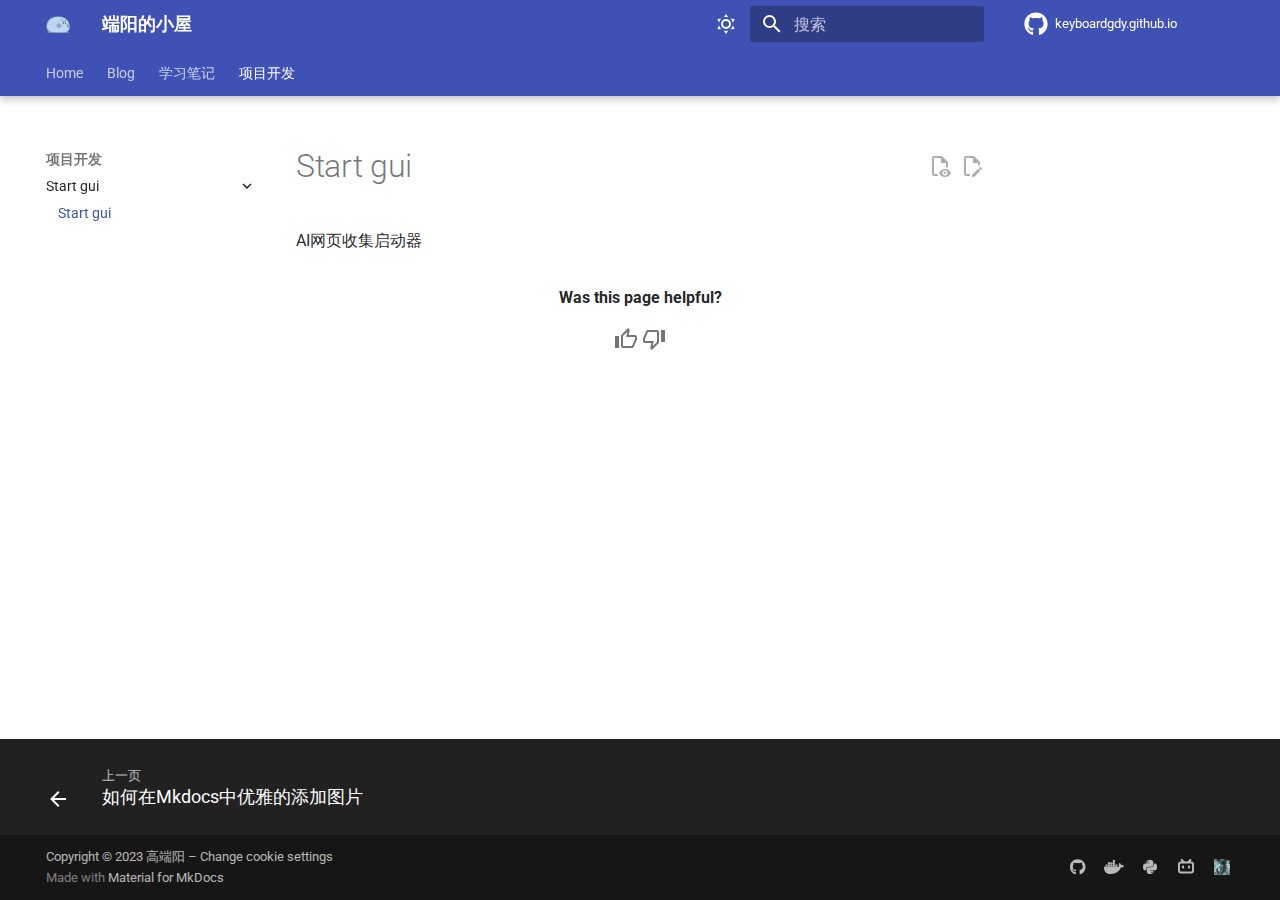
<file: 项目开发/start_gui/start_gui/index.html>
<!doctype html><html lang=zh class=no-js> <head><meta charset=utf-8><meta name=viewport content="width=device-width,initial-scale=1"><meta name=author content=高端阳><link href=https://keyboardgdy.github.io/%E9%A1%B9%E7%9B%AE%E5%BC%80%E5%8F%91/start_gui/start_gui/ rel=canonical><link href=../../../%E5%AD%A6%E4%B9%A0%E7%AC%94%E8%AE%B0/Mkdocs%20material/%E5%A6%82%E4%BD%95%E5%9C%A8Mkdocs%E4%B8%AD%E4%BC%98%E9%9B%85%E7%9A%84%E6%B7%BB%E5%8A%A0%E5%9B%BE%E7%89%87/ rel=prev><link rel=icon href=../../../assets/images/favicon.png><meta name=generator content="mkdocs-1.5.3, mkdocs-material-9.4.14"><title>Start gui - 端阳的小屋</title><link rel=stylesheet href=../../../assets/stylesheets/main.fad675c6.min.css><link rel=stylesheet href=../../../assets/stylesheets/palette.356b1318.min.css><link rel=preconnect href=https://fonts.gstatic.com crossorigin><link rel=stylesheet href="https://fonts.googleapis.com/css?family=Roboto:300,300i,400,400i,700,700i%7CRoboto+Mono:400,400i,700,700i&display=fallback"><style>:root{--md-text-font:"Roboto";--md-code-font:"Roboto Mono"}</style><script>__md_scope=new URL("../../..",location),__md_hash=e=>[...e].reduce((e,_)=>(e<<5)-e+_.charCodeAt(0),0),__md_get=(e,_=localStorage,t=__md_scope)=>JSON.parse(_.getItem(t.pathname+"."+e)),__md_set=(e,_,t=localStorage,a=__md_scope)=>{try{t.setItem(a.pathname+"."+e,JSON.stringify(_))}catch(e){}}</script><script id=__analytics>function __md_analytics(){function n(){dataLayer.push(arguments)}window.dataLayer=window.dataLayer||[],n("js",new Date),n("config","G-XXXXXXXXXX"),document.addEventListener("DOMContentLoaded",function(){document.forms.search&&document.forms.search.query.addEventListener("blur",function(){this.value&&n("event","search",{search_term:this.value})}),document$.subscribe(function(){var a=document.forms.feedback;if(void 0!==a)for(var e of a.querySelectorAll("[type=submit]"))e.addEventListener("click",function(e){e.preventDefault();var t=document.location.pathname,e=this.getAttribute("data-md-value");n("event","feedback",{page:t,data:e}),a.firstElementChild.disabled=!0;e=a.querySelector(".md-feedback__note [data-md-value='"+e+"']");e&&(e.hidden=!1)}),a.hidden=!1}),location$.subscribe(function(e){n("config","G-XXXXXXXXXX",{page_path:e.pathname})})});var e=document.createElement("script");e.async=!0,e.src="https://www.googletagmanager.com/gtag/js?id=G-XXXXXXXXXX",document.getElementById("__analytics").insertAdjacentElement("afterEnd",e)}</script><script>"undefined"!=typeof __md_analytics&&__md_analytics()</script></head> <body dir=ltr data-md-color-scheme=default data-md-color-primary=indigo data-md-color-accent=indigo> <script>var palette=__md_get("__palette");if(palette&&"object"==typeof palette.color)for(var key of Object.keys(palette.color))document.body.setAttribute("data-md-color-"+key,palette.color[key])</script> <input class=md-toggle data-md-toggle=drawer type=checkbox id=__drawer autocomplete=off> <input class=md-toggle data-md-toggle=search type=checkbox id=__search autocomplete=off> <label class=md-overlay for=__drawer></label> <div data-md-component=skip> </div> <div data-md-component=announce> </div> <header class="md-header md-header--shadow md-header--lifted" data-md-component=header> <nav class="md-header__inner md-grid" aria-label=页眉> <a href=https://keyboardgdy.github.io/ title=端阳的小屋 class="md-header__button md-logo" aria-label=端阳的小屋 data-md-component=logo> <img src=../../../assets/logo.png alt=logo> </a> <label class="md-header__button md-icon" for=__drawer> <svg xmlns=http://www.w3.org/2000/svg viewbox="0 0 24 24"><path d="M3 6h18v2H3V6m0 5h18v2H3v-2m0 5h18v2H3v-2Z"/></svg> </label> <div class=md-header__title data-md-component=header-title> <div class=md-header__ellipsis> <div class=md-header__topic> <span class=md-ellipsis> 端阳的小屋 </span> </div> <div class=md-header__topic data-md-component=header-topic> <span class=md-ellipsis> Start gui </span> </div> </div> </div> <form class=md-header__option data-md-component=palette> <input class=md-option data-md-color-media="(prefers-color-scheme: light)" data-md-color-scheme=default data-md-color-primary=indigo data-md-color-accent=indigo aria-label="Switch to dark mode" type=radio name=__palette id=__palette_1> <label class="md-header__button md-icon" title="Switch to dark mode" for=__palette_2 hidden> <svg xmlns=http://www.w3.org/2000/svg viewbox="0 0 24 24"><path d="M12 7a5 5 0 0 1 5 5 5 5 0 0 1-5 5 5 5 0 0 1-5-5 5 5 0 0 1 5-5m0 2a3 3 0 0 0-3 3 3 3 0 0 0 3 3 3 3 0 0 0 3-3 3 3 0 0 0-3-3m0-7 2.39 3.42C13.65 5.15 12.84 5 12 5c-.84 0-1.65.15-2.39.42L12 2M3.34 7l4.16-.35A7.2 7.2 0 0 0 5.94 8.5c-.44.74-.69 1.5-.83 2.29L3.34 7m.02 10 1.76-3.77a7.131 7.131 0 0 0 2.38 4.14L3.36 17M20.65 7l-1.77 3.79a7.023 7.023 0 0 0-2.38-4.15l4.15.36m-.01 10-4.14.36c.59-.51 1.12-1.14 1.54-1.86.42-.73.69-1.5.83-2.29L20.64 17M12 22l-2.41-3.44c.74.27 1.55.44 2.41.44.82 0 1.63-.17 2.37-.44L12 22Z"/></svg> </label> <input class=md-option data-md-color-media="(prefers-color-scheme: dark)" data-md-color-scheme=slate data-md-color-primary=indigo data-md-color-accent=indigo aria-label="Switch to light mode" type=radio name=__palette id=__palette_2> <label class="md-header__button md-icon" title="Switch to light mode" for=__palette_1 hidden> <svg xmlns=http://www.w3.org/2000/svg viewbox="0 0 24 24"><path d="m17.75 4.09-2.53 1.94.91 3.06-2.63-1.81-2.63 1.81.91-3.06-2.53-1.94L12.44 4l1.06-3 1.06 3 3.19.09m3.5 6.91-1.64 1.25.59 1.98-1.7-1.17-1.7 1.17.59-1.98L15.75 11l2.06-.05L18.5 9l.69 1.95 2.06.05m-2.28 4.95c.83-.08 1.72 1.1 1.19 1.85-.32.45-.66.87-1.08 1.27C15.17 23 8.84 23 4.94 19.07c-3.91-3.9-3.91-10.24 0-14.14.4-.4.82-.76 1.27-1.08.75-.53 1.93.36 1.85 1.19-.27 2.86.69 5.83 2.89 8.02a9.96 9.96 0 0 0 8.02 2.89m-1.64 2.02a12.08 12.08 0 0 1-7.8-3.47c-2.17-2.19-3.33-5-3.49-7.82-2.81 3.14-2.7 7.96.31 10.98 3.02 3.01 7.84 3.12 10.98.31Z"/></svg> </label> </form> <label class="md-header__button md-icon" for=__search> <svg xmlns=http://www.w3.org/2000/svg viewbox="0 0 24 24"><path d="M9.5 3A6.5 6.5 0 0 1 16 9.5c0 1.61-.59 3.09-1.56 4.23l.27.27h.79l5 5-1.5 1.5-5-5v-.79l-.27-.27A6.516 6.516 0 0 1 9.5 16 6.5 6.5 0 0 1 3 9.5 6.5 6.5 0 0 1 9.5 3m0 2C7 5 5 7 5 9.5S7 14 9.5 14 14 12 14 9.5 12 5 9.5 5Z"/></svg> </label> <div class=md-search data-md-component=search role=dialog> <label class=md-search__overlay for=__search></label> <div class=md-search__inner role=search> <form class=md-search__form name=search> <input type=text class=md-search__input name=query aria-label=搜索 placeholder=搜索 autocapitalize=off autocorrect=off autocomplete=off spellcheck=false data-md-component=search-query required> <label class="md-search__icon md-icon" for=__search> <svg xmlns=http://www.w3.org/2000/svg viewbox="0 0 24 24"><path d="M9.5 3A6.5 6.5 0 0 1 16 9.5c0 1.61-.59 3.09-1.56 4.23l.27.27h.79l5 5-1.5 1.5-5-5v-.79l-.27-.27A6.516 6.516 0 0 1 9.5 16 6.5 6.5 0 0 1 3 9.5 6.5 6.5 0 0 1 9.5 3m0 2C7 5 5 7 5 9.5S7 14 9.5 14 14 12 14 9.5 12 5 9.5 5Z"/></svg> <svg xmlns=http://www.w3.org/2000/svg viewbox="0 0 24 24"><path d="M20 11v2H8l5.5 5.5-1.42 1.42L4.16 12l7.92-7.92L13.5 5.5 8 11h12Z"/></svg> </label> <nav class=md-search__options aria-label=查找> <button type=reset class="md-search__icon md-icon" title=清空当前内容 aria-label=清空当前内容 tabindex=-1> <svg xmlns=http://www.w3.org/2000/svg viewbox="0 0 24 24"><path d="M19 6.41 17.59 5 12 10.59 6.41 5 5 6.41 10.59 12 5 17.59 6.41 19 12 13.41 17.59 19 19 17.59 13.41 12 19 6.41Z"/></svg> </button> </nav> <div class=md-search__suggest data-md-component=search-suggest></div> </form> <div class=md-search__output> <div class=md-search__scrollwrap data-md-scrollfix> <div class=md-search-result data-md-component=search-result> <div class=md-search-result__meta> 正在初始化搜索引擎 </div> <ol class=md-search-result__list role=presentation></ol> </div> </div> </div> </div> </div> <div class=md-header__source> <a href=https://github.com/keyboardgdy/keyboardgdy.github.io title=前往仓库 class=md-source data-md-component=source> <div class="md-source__icon md-icon"> <svg xmlns=http://www.w3.org/2000/svg viewbox="0 0 496 512"><!-- Font Awesome Free 6.4.2 by @fontawesome - https://fontawesome.com License - https://fontawesome.com/license/free (Icons: CC BY 4.0, Fonts: SIL OFL 1.1, Code: MIT License) Copyright 2023 Fonticons, Inc.--><path d="M165.9 397.4c0 2-2.3 3.6-5.2 3.6-3.3.3-5.6-1.3-5.6-3.6 0-2 2.3-3.6 5.2-3.6 3-.3 5.6 1.3 5.6 3.6zm-31.1-4.5c-.7 2 1.3 4.3 4.3 4.9 2.6 1 5.6 0 6.2-2s-1.3-4.3-4.3-5.2c-2.6-.7-5.5.3-6.2 2.3zm44.2-1.7c-2.9.7-4.9 2.6-4.6 4.9.3 2 2.9 3.3 5.9 2.6 2.9-.7 4.9-2.6 4.6-4.6-.3-1.9-3-3.2-5.9-2.9zM244.8 8C106.1 8 0 113.3 0 252c0 110.9 69.8 205.8 169.5 239.2 12.8 2.3 17.3-5.6 17.3-12.1 0-6.2-.3-40.4-.3-61.4 0 0-70 15-84.7-29.8 0 0-11.4-29.1-27.8-36.6 0 0-22.9-15.7 1.6-15.4 0 0 24.9 2 38.6 25.8 21.9 38.6 58.6 27.5 72.9 20.9 2.3-16 8.8-27.1 16-33.7-55.9-6.2-112.3-14.3-112.3-110.5 0-27.5 7.6-41.3 23.6-58.9-2.6-6.5-11.1-33.3 2.6-67.9 20.9-6.5 69 27 69 27 20-5.6 41.5-8.5 62.8-8.5s42.8 2.9 62.8 8.5c0 0 48.1-33.6 69-27 13.7 34.7 5.2 61.4 2.6 67.9 16 17.7 25.8 31.5 25.8 58.9 0 96.5-58.9 104.2-114.8 110.5 9.2 7.9 17 22.9 17 46.4 0 33.7-.3 75.4-.3 83.6 0 6.5 4.6 14.4 17.3 12.1C428.2 457.8 496 362.9 496 252 496 113.3 383.5 8 244.8 8zM97.2 352.9c-1.3 1-1 3.3.7 5.2 1.6 1.6 3.9 2.3 5.2 1 1.3-1 1-3.3-.7-5.2-1.6-1.6-3.9-2.3-5.2-1zm-10.8-8.1c-.7 1.3.3 2.9 2.3 3.9 1.6 1 3.6.7 4.3-.7.7-1.3-.3-2.9-2.3-3.9-2-.6-3.6-.3-4.3.7zm32.4 35.6c-1.6 1.3-1 4.3 1.3 6.2 2.3 2.3 5.2 2.6 6.5 1 1.3-1.3.7-4.3-1.3-6.2-2.2-2.3-5.2-2.6-6.5-1zm-11.4-14.7c-1.6 1-1.6 3.6 0 5.9 1.6 2.3 4.3 3.3 5.6 2.3 1.6-1.3 1.6-3.9 0-6.2-1.4-2.3-4-3.3-5.6-2z"/></svg> </div> <div class=md-source__repository> keyboardgdy.github.io </div> </a> </div> </nav> <nav class=md-tabs aria-label=标签 data-md-component=tabs> <div class=md-grid> <ul class=md-tabs__list> <li class=md-tabs__item> <a href=../../.. class=md-tabs__link> Home </a> </li> <li class=md-tabs__item> <a href=../../../blog/ class=md-tabs__link> Blog </a> </li> <li class=md-tabs__item> <a href=../../../%E5%AD%A6%E4%B9%A0%E7%AC%94%E8%AE%B0/Mkdocs%20material/%E5%A6%82%E4%BD%95%E5%9C%A8Mkdocs%E4%B8%AD%E4%BC%98%E9%9B%85%E7%9A%84%E6%B7%BB%E5%8A%A0%E5%9B%BE%E7%89%87/ class=md-tabs__link> 学习笔记 </a> </li> <li class="md-tabs__item md-tabs__item--active"> <a href=./ class=md-tabs__link> 项目开发 </a> </li> </ul> </div> </nav> </header> <div class=md-container data-md-component=container> <main class=md-main data-md-component=main> <div class="md-main__inner md-grid"> <div class="md-sidebar md-sidebar--primary" data-md-component=sidebar data-md-type=navigation> <div class=md-sidebar__scrollwrap> <div class=md-sidebar__inner> <nav class="md-nav md-nav--primary md-nav--lifted" aria-label=导航栏 data-md-level=0> <label class=md-nav__title for=__drawer> <a href=https://keyboardgdy.github.io/ title=端阳的小屋 class="md-nav__button md-logo" aria-label=端阳的小屋 data-md-component=logo> <img src=../../../assets/logo.png alt=logo> </a> 端阳的小屋 </label> <div class=md-nav__source> <a href=https://github.com/keyboardgdy/keyboardgdy.github.io title=前往仓库 class=md-source data-md-component=source> <div class="md-source__icon md-icon"> <svg xmlns=http://www.w3.org/2000/svg viewbox="0 0 496 512"><!-- Font Awesome Free 6.4.2 by @fontawesome - https://fontawesome.com License - https://fontawesome.com/license/free (Icons: CC BY 4.0, Fonts: SIL OFL 1.1, Code: MIT License) Copyright 2023 Fonticons, Inc.--><path d="M165.9 397.4c0 2-2.3 3.6-5.2 3.6-3.3.3-5.6-1.3-5.6-3.6 0-2 2.3-3.6 5.2-3.6 3-.3 5.6 1.3 5.6 3.6zm-31.1-4.5c-.7 2 1.3 4.3 4.3 4.9 2.6 1 5.6 0 6.2-2s-1.3-4.3-4.3-5.2c-2.6-.7-5.5.3-6.2 2.3zm44.2-1.7c-2.9.7-4.9 2.6-4.6 4.9.3 2 2.9 3.3 5.9 2.6 2.9-.7 4.9-2.6 4.6-4.6-.3-1.9-3-3.2-5.9-2.9zM244.8 8C106.1 8 0 113.3 0 252c0 110.9 69.8 205.8 169.5 239.2 12.8 2.3 17.3-5.6 17.3-12.1 0-6.2-.3-40.4-.3-61.4 0 0-70 15-84.7-29.8 0 0-11.4-29.1-27.8-36.6 0 0-22.9-15.7 1.6-15.4 0 0 24.9 2 38.6 25.8 21.9 38.6 58.6 27.5 72.9 20.9 2.3-16 8.8-27.1 16-33.7-55.9-6.2-112.3-14.3-112.3-110.5 0-27.5 7.6-41.3 23.6-58.9-2.6-6.5-11.1-33.3 2.6-67.9 20.9-6.5 69 27 69 27 20-5.6 41.5-8.5 62.8-8.5s42.8 2.9 62.8 8.5c0 0 48.1-33.6 69-27 13.7 34.7 5.2 61.4 2.6 67.9 16 17.7 25.8 31.5 25.8 58.9 0 96.5-58.9 104.2-114.8 110.5 9.2 7.9 17 22.9 17 46.4 0 33.7-.3 75.4-.3 83.6 0 6.5 4.6 14.4 17.3 12.1C428.2 457.8 496 362.9 496 252 496 113.3 383.5 8 244.8 8zM97.2 352.9c-1.3 1-1 3.3.7 5.2 1.6 1.6 3.9 2.3 5.2 1 1.3-1 1-3.3-.7-5.2-1.6-1.6-3.9-2.3-5.2-1zm-10.8-8.1c-.7 1.3.3 2.9 2.3 3.9 1.6 1 3.6.7 4.3-.7.7-1.3-.3-2.9-2.3-3.9-2-.6-3.6-.3-4.3.7zm32.4 35.6c-1.6 1.3-1 4.3 1.3 6.2 2.3 2.3 5.2 2.6 6.5 1 1.3-1.3.7-4.3-1.3-6.2-2.2-2.3-5.2-2.6-6.5-1zm-11.4-14.7c-1.6 1-1.6 3.6 0 5.9 1.6 2.3 4.3 3.3 5.6 2.3 1.6-1.3 1.6-3.9 0-6.2-1.4-2.3-4-3.3-5.6-2z"/></svg> </div> <div class=md-source__repository> keyboardgdy.github.io </div> </a> </div> <ul class=md-nav__list data-md-scrollfix> <li class=md-nav__item> <a href=../../.. class=md-nav__link> <span class=md-ellipsis> Home </span> </a> </li> <li class="md-nav__item md-nav__item--section md-nav__item--nested"> <input class="md-nav__toggle md-toggle md-toggle--indeterminate" type=checkbox id=__nav_2> <label class=md-nav__link for=__nav_2 id=__nav_2_label tabindex> <span class=md-ellipsis> Blog </span> <span class="md-nav__icon md-icon"></span> </label> <nav class=md-nav data-md-level=1 aria-labelledby=__nav_2_label aria-expanded=false> <label class=md-nav__title for=__nav_2> <span class="md-nav__icon md-icon"></span> Blog </label> <ul class=md-nav__list data-md-scrollfix> <li class=md-nav__item> <a href=../../../blog/ class=md-nav__link> <span class=md-ellipsis> Blog </span> </a> </li> <li class="md-nav__item md-nav__item--nested"> <input class="md-nav__toggle md-toggle md-toggle--indeterminate" type=checkbox id=__nav_2_2> <label class=md-nav__link for=__nav_2_2 id=__nav_2_2_label tabindex=0> <span class=md-ellipsis> 归档 </span> <span class="md-nav__icon md-icon"></span> </label> <nav class=md-nav data-md-level=2 aria-labelledby=__nav_2_2_label aria-expanded=false> <label class=md-nav__title for=__nav_2_2> <span class="md-nav__icon md-icon"></span> 归档 </label> <ul class=md-nav__list data-md-scrollfix> <li class=md-nav__item> <a href=../../../blog/archive/2023/ class=md-nav__link> <span class=md-ellipsis> 2023 </span> </a> </li> </ul> </nav> </li> <li class="md-nav__item md-nav__item--nested"> <input class="md-nav__toggle md-toggle md-toggle--indeterminate" type=checkbox id=__nav_2_3> <label class=md-nav__link for=__nav_2_3 id=__nav_2_3_label tabindex=0> <span class=md-ellipsis> 分类 </span> <span class="md-nav__icon md-icon"></span> </label> <nav class=md-nav data-md-level=2 aria-labelledby=__nav_2_3_label aria-expanded=false> <label class=md-nav__title for=__nav_2_3> <span class="md-nav__icon md-icon"></span> 分类 </label> <ul class=md-nav__list data-md-scrollfix> <li class=md-nav__item> <a href=../../../blog/category/general/ class=md-nav__link> <span class=md-ellipsis> General </span> </a> </li> </ul> </nav> </li> </ul> </nav> </li> <li class="md-nav__item md-nav__item--section md-nav__item--nested"> <input class="md-nav__toggle md-toggle md-toggle--indeterminate" type=checkbox id=__nav_3> <label class=md-nav__link for=__nav_3 id=__nav_3_label tabindex> <span class=md-ellipsis> 学习笔记 </span> <span class="md-nav__icon md-icon"></span> </label> <nav class=md-nav data-md-level=1 aria-labelledby=__nav_3_label aria-expanded=false> <label class=md-nav__title for=__nav_3> <span class="md-nav__icon md-icon"></span> 学习笔记 </label> <ul class=md-nav__list data-md-scrollfix> <li class="md-nav__item md-nav__item--nested"> <input class="md-nav__toggle md-toggle md-toggle--indeterminate" type=checkbox id=__nav_3_1> <label class=md-nav__link for=__nav_3_1 id=__nav_3_1_label tabindex=0> <span class=md-ellipsis> Mkdocs material </span> <span class="md-nav__icon md-icon"></span> </label> <nav class=md-nav data-md-level=2 aria-labelledby=__nav_3_1_label aria-expanded=false> <label class=md-nav__title for=__nav_3_1> <span class="md-nav__icon md-icon"></span> Mkdocs material </label> <ul class=md-nav__list data-md-scrollfix> <li class=md-nav__item> <a href=../../../%E5%AD%A6%E4%B9%A0%E7%AC%94%E8%AE%B0/Mkdocs%20material/%E5%A6%82%E4%BD%95%E5%9C%A8Mkdocs%E4%B8%AD%E4%BC%98%E9%9B%85%E7%9A%84%E6%B7%BB%E5%8A%A0%E5%9B%BE%E7%89%87/ class=md-nav__link> <span class=md-ellipsis> 如何在Mkdocs中优雅的添加图片 </span> </a> </li> </ul> </nav> </li> </ul> </nav> </li> <li class="md-nav__item md-nav__item--active md-nav__item--section md-nav__item--nested"> <input class="md-nav__toggle md-toggle " type=checkbox id=__nav_4 checked> <label class=md-nav__link for=__nav_4 id=__nav_4_label tabindex> <span class=md-ellipsis> 项目开发 </span> <span class="md-nav__icon md-icon"></span> </label> <nav class=md-nav data-md-level=1 aria-labelledby=__nav_4_label aria-expanded=true> <label class=md-nav__title for=__nav_4> <span class="md-nav__icon md-icon"></span> 项目开发 </label> <ul class=md-nav__list data-md-scrollfix> <li class="md-nav__item md-nav__item--active md-nav__item--nested"> <input class="md-nav__toggle md-toggle " type=checkbox id=__nav_4_1 checked> <label class=md-nav__link for=__nav_4_1 id=__nav_4_1_label tabindex=0> <span class=md-ellipsis> Start gui </span> <span class="md-nav__icon md-icon"></span> </label> <nav class=md-nav data-md-level=2 aria-labelledby=__nav_4_1_label aria-expanded=true> <label class=md-nav__title for=__nav_4_1> <span class="md-nav__icon md-icon"></span> Start gui </label> <ul class=md-nav__list data-md-scrollfix> <li class="md-nav__item md-nav__item--active"> <input class="md-nav__toggle md-toggle" type=checkbox id=__toc> <a href=./ class="md-nav__link md-nav__link--active"> <span class=md-ellipsis> Start gui </span> </a> </li> </ul> </nav> </li> </ul> </nav> </li> </ul> </nav> </div> </div> </div> <div class="md-sidebar md-sidebar--secondary" data-md-component=sidebar data-md-type=toc> <div class=md-sidebar__scrollwrap> <div class=md-sidebar__inner> <nav class="md-nav md-nav--secondary" aria-label=目录> </nav> </div> </div> </div> <div class=md-content data-md-component=content> <article class="md-content__inner md-typeset"> <a href=https://github.com/keyboardgdy/keyboardgdy.github.io/edit/master/docs/项目开发/start_gui/start_gui.md title=编辑此页 class="md-content__button md-icon"> <svg xmlns=http://www.w3.org/2000/svg viewbox="0 0 24 24"><path d="M10 20H6V4h7v5h5v3.1l2-2V8l-6-6H6c-1.1 0-2 .9-2 2v16c0 1.1.9 2 2 2h4v-2m10.2-7c.1 0 .3.1.4.2l1.3 1.3c.2.2.2.6 0 .8l-1 1-2.1-2.1 1-1c.1-.1.2-.2.4-.2m0 3.9L14.1 23H12v-2.1l6.1-6.1 2.1 2.1Z"/></svg> </a> <a href=https://github.com/keyboardgdy/keyboardgdy.github.io/raw/master/docs/项目开发/start_gui/start_gui.md title=查看本页的源代码 class="md-content__button md-icon"> <svg xmlns=http://www.w3.org/2000/svg viewbox="0 0 24 24"><path d="M17 18c.56 0 1 .44 1 1s-.44 1-1 1-1-.44-1-1 .44-1 1-1m0-3c-2.73 0-5.06 1.66-6 4 .94 2.34 3.27 4 6 4s5.06-1.66 6-4c-.94-2.34-3.27-4-6-4m0 6.5a2.5 2.5 0 0 1-2.5-2.5 2.5 2.5 0 0 1 2.5-2.5 2.5 2.5 0 0 1 2.5 2.5 2.5 2.5 0 0 1-2.5 2.5M9.27 20H6V4h7v5h5v4.07c.7.08 1.36.25 2 .49V8l-6-6H6a2 2 0 0 0-2 2v16a2 2 0 0 0 2 2h4.5a8.15 8.15 0 0 1-1.23-2Z"/></svg> </a> <h1>Start gui</h1> <p>AI网页收集启动器</p> <form class=md-feedback name=feedback hidden> <fieldset> <legend class=md-feedback__title> Was this page helpful? </legend> <div class=md-feedback__inner> <div class=md-feedback__list> <button class="md-feedback__icon md-icon" type=submit title="This page was helpful" data-md-value=1> <svg xmlns=http://www.w3.org/2000/svg viewbox="0 0 24 24"><path d="M5 9v12H1V9h4m4 12a2 2 0 0 1-2-2V9c0-.55.22-1.05.59-1.41L14.17 1l1.06 1.06c.27.27.44.64.44 1.05l-.03.32L14.69 8H21a2 2 0 0 1 2 2v2c0 .26-.05.5-.14.73l-3.02 7.05C19.54 20.5 18.83 21 18 21H9m0-2h9.03L21 12v-2h-8.79l1.13-5.32L9 9.03V19Z"/></svg> </button> <button class="md-feedback__icon md-icon" type=submit title="This page could be improved" data-md-value=0> <svg xmlns=http://www.w3.org/2000/svg viewbox="0 0 24 24"><path d="M19 15V3h4v12h-4M15 3a2 2 0 0 1 2 2v10c0 .55-.22 1.05-.59 1.41L9.83 23l-1.06-1.06c-.27-.27-.44-.64-.44-1.06l.03-.31.95-4.57H3a2 2 0 0 1-2-2v-2c0-.26.05-.5.14-.73l3.02-7.05C4.46 3.5 5.17 3 6 3h9m0 2H5.97L3 12v2h8.78l-1.13 5.32L15 14.97V5Z"/></svg> </button> </div> <div class=md-feedback__note> <div data-md-value=1 hidden> Thanks for your feedback! </div> <div data-md-value=0 hidden> Thanks for your feedback! Help us improve this page by using our <a href=... target=_blank rel=noopener>feedback form</a>. </div> </div> </div> </fieldset> </form> </article> </div> </div> <button type=button class="md-top md-icon" data-md-component=top hidden> <svg xmlns=http://www.w3.org/2000/svg viewbox="0 0 24 24"><path d="M13 20h-2V8l-5.5 5.5-1.42-1.42L12 4.16l7.92 7.92-1.42 1.42L13 8v12Z"/></svg> 回到页面顶部 </button> </main> <footer class=md-footer> <nav class="md-footer__inner md-grid" aria-label=页脚> <a href=../../../%E5%AD%A6%E4%B9%A0%E7%AC%94%E8%AE%B0/Mkdocs%20material/%E5%A6%82%E4%BD%95%E5%9C%A8Mkdocs%E4%B8%AD%E4%BC%98%E9%9B%85%E7%9A%84%E6%B7%BB%E5%8A%A0%E5%9B%BE%E7%89%87/ class="md-footer__link md-footer__link--prev" aria-label="上一页: 如何在Mkdocs中优雅的添加图片"> <div class="md-footer__button md-icon"> <svg xmlns=http://www.w3.org/2000/svg viewbox="0 0 24 24"><path d="M20 11v2H8l5.5 5.5-1.42 1.42L4.16 12l7.92-7.92L13.5 5.5 8 11h12Z"/></svg> </div> <div class=md-footer__title> <span class=md-footer__direction> 上一页 </span> <div class=md-ellipsis> 如何在Mkdocs中优雅的添加图片 </div> </div> </a> </nav> <div class="md-footer-meta md-typeset"> <div class="md-footer-meta__inner md-grid"> <div class=md-copyright> <div class=md-copyright__highlight> Copyright &copy; 2023 高端阳 – <a href=#__consent>Change cookie settings</a> </div> Made with <a href=https://squidfunk.github.io/mkdocs-material/ target=_blank rel=noopener> Material for MkDocs </a> </div> <div class=md-social> <a href=https://github.com/keyboardgdy target=_blank rel=noopener title=github.com class=md-social__link> <svg xmlns=http://www.w3.org/2000/svg viewbox="0 0 496 512"><!-- Font Awesome Free 6.4.2 by @fontawesome - https://fontawesome.com License - https://fontawesome.com/license/free (Icons: CC BY 4.0, Fonts: SIL OFL 1.1, Code: MIT License) Copyright 2023 Fonticons, Inc.--><path d="M165.9 397.4c0 2-2.3 3.6-5.2 3.6-3.3.3-5.6-1.3-5.6-3.6 0-2 2.3-3.6 5.2-3.6 3-.3 5.6 1.3 5.6 3.6zm-31.1-4.5c-.7 2 1.3 4.3 4.3 4.9 2.6 1 5.6 0 6.2-2s-1.3-4.3-4.3-5.2c-2.6-.7-5.5.3-6.2 2.3zm44.2-1.7c-2.9.7-4.9 2.6-4.6 4.9.3 2 2.9 3.3 5.9 2.6 2.9-.7 4.9-2.6 4.6-4.6-.3-1.9-3-3.2-5.9-2.9zM244.8 8C106.1 8 0 113.3 0 252c0 110.9 69.8 205.8 169.5 239.2 12.8 2.3 17.3-5.6 17.3-12.1 0-6.2-.3-40.4-.3-61.4 0 0-70 15-84.7-29.8 0 0-11.4-29.1-27.8-36.6 0 0-22.9-15.7 1.6-15.4 0 0 24.9 2 38.6 25.8 21.9 38.6 58.6 27.5 72.9 20.9 2.3-16 8.8-27.1 16-33.7-55.9-6.2-112.3-14.3-112.3-110.5 0-27.5 7.6-41.3 23.6-58.9-2.6-6.5-11.1-33.3 2.6-67.9 20.9-6.5 69 27 69 27 20-5.6 41.5-8.5 62.8-8.5s42.8 2.9 62.8 8.5c0 0 48.1-33.6 69-27 13.7 34.7 5.2 61.4 2.6 67.9 16 17.7 25.8 31.5 25.8 58.9 0 96.5-58.9 104.2-114.8 110.5 9.2 7.9 17 22.9 17 46.4 0 33.7-.3 75.4-.3 83.6 0 6.5 4.6 14.4 17.3 12.1C428.2 457.8 496 362.9 496 252 496 113.3 383.5 8 244.8 8zM97.2 352.9c-1.3 1-1 3.3.7 5.2 1.6 1.6 3.9 2.3 5.2 1 1.3-1 1-3.3-.7-5.2-1.6-1.6-3.9-2.3-5.2-1zm-10.8-8.1c-.7 1.3.3 2.9 2.3 3.9 1.6 1 3.6.7 4.3-.7.7-1.3-.3-2.9-2.3-3.9-2-.6-3.6-.3-4.3.7zm32.4 35.6c-1.6 1.3-1 4.3 1.3 6.2 2.3 2.3 5.2 2.6 6.5 1 1.3-1.3.7-4.3-1.3-6.2-2.2-2.3-5.2-2.6-6.5-1zm-11.4-14.7c-1.6 1-1.6 3.6 0 5.9 1.6 2.3 4.3 3.3 5.6 2.3 1.6-1.3 1.6-3.9 0-6.2-1.4-2.3-4-3.3-5.6-2z"/></svg> </a> <a href=https://www.docker.com/ target=_blank rel=noopener title=www.docker.com class=md-social__link> <svg xmlns=http://www.w3.org/2000/svg viewbox="0 0 640 512"><!-- Font Awesome Free 6.4.2 by @fontawesome - https://fontawesome.com License - https://fontawesome.com/license/free (Icons: CC BY 4.0, Fonts: SIL OFL 1.1, Code: MIT License) Copyright 2023 Fonticons, Inc.--><path d="M349.9 236.3h-66.1v-59.4h66.1v59.4zm0-204.3h-66.1v60.7h66.1V32zm78.2 144.8H362v59.4h66.1v-59.4zm-156.3-72.1h-66.1v60.1h66.1v-60.1zm78.1 0h-66.1v60.1h66.1v-60.1zm276.8 100c-14.4-9.7-47.6-13.2-73.1-8.4-3.3-24-16.7-44.9-41.1-63.7l-14-9.3-9.3 14c-18.4 27.8-23.4 73.6-3.7 103.8-8.7 4.7-25.8 11.1-48.4 10.7H2.4c-8.7 50.8 5.8 116.8 44 162.1 37.1 43.9 92.7 66.2 165.4 66.2 157.4 0 273.9-72.5 328.4-204.2 21.4.4 67.6.1 91.3-45.2 1.5-2.5 6.6-13.2 8.5-17.1l-13.3-8.9zm-511.1-27.9h-66v59.4h66.1v-59.4zm78.1 0h-66.1v59.4h66.1v-59.4zm78.1 0h-66.1v59.4h66.1v-59.4zm-78.1-72.1h-66.1v60.1h66.1v-60.1z"/></svg> </a> <a href=https://www.python.org/ target=_blank rel=noopener title=www.python.org class=md-social__link> <svg xmlns=http://www.w3.org/2000/svg viewbox="0 0 448 512"><!-- Font Awesome Free 6.4.2 by @fontawesome - https://fontawesome.com License - https://fontawesome.com/license/free (Icons: CC BY 4.0, Fonts: SIL OFL 1.1, Code: MIT License) Copyright 2023 Fonticons, Inc.--><path d="M439.8 200.5c-7.7-30.9-22.3-54.2-53.4-54.2h-40.1v47.4c0 36.8-31.2 67.8-66.8 67.8H172.7c-29.2 0-53.4 25-53.4 54.3v101.8c0 29 25.2 46 53.4 54.3 33.8 9.9 66.3 11.7 106.8 0 26.9-7.8 53.4-23.5 53.4-54.3v-40.7H226.2v-13.6h160.2c31.1 0 42.6-21.7 53.4-54.2 11.2-33.5 10.7-65.7 0-108.6zM286.2 404c11.1 0 20.1 9.1 20.1 20.3 0 11.3-9 20.4-20.1 20.4-11 0-20.1-9.2-20.1-20.4.1-11.3 9.1-20.3 20.1-20.3zM167.8 248.1h106.8c29.7 0 53.4-24.5 53.4-54.3V91.9c0-29-24.4-50.7-53.4-55.6-35.8-5.9-74.7-5.6-106.8.1-45.2 8-53.4 24.7-53.4 55.6v40.7h106.9v13.6h-147c-31.1 0-58.3 18.7-66.8 54.2-9.8 40.7-10.2 66.1 0 108.6 7.6 31.6 25.7 54.2 56.8 54.2H101v-48.8c0-35.3 30.5-66.4 66.8-66.4zm-6.7-142.6c-11.1 0-20.1-9.1-20.1-20.3.1-11.3 9-20.4 20.1-20.4 11 0 20.1 9.2 20.1 20.4s-9 20.3-20.1 20.3z"/></svg> </a> <a href=https://space.bilibili.com/1438443705 target=_blank rel=noopener title=space.bilibili.com class=md-social__link> <svg xmlns=http://www.w3.org/2000/svg viewbox="0 0 512 512"><!-- Font Awesome Free 6.4.2 by @fontawesome - https://fontawesome.com License - https://fontawesome.com/license/free (Icons: CC BY 4.0, Fonts: SIL OFL 1.1, Code: MIT License) Copyright 2023 Fonticons, Inc.--><path d="M488.6 104.1c16.7 18.1 24.4 39.7 23.3 65.7v202.4c-.4 26.4-9.2 48.1-26.5 65.1-17.2 17-39.1 25.9-65.5 26.7H92.02c-26.45-.8-48.21-9.8-65.28-27.2C9.682 419.4.767 396.5 0 368.2V169.8c.767-26 9.682-47.6 26.74-65.7C43.81 87.75 65.57 78.77 92.02 78h29.38L96.05 52.19c-5.75-5.73-8.63-13-8.63-21.79 0-8.8 2.88-16.06 8.63-21.797C101.8 2.868 109.1 0 117.9 0s16.1 2.868 21.9 8.603L213.1 78h88l74.5-69.397C381.7 2.868 389.2 0 398 0c8.8 0 16.1 2.868 21.9 8.603 5.7 5.737 8.6 12.997 8.6 21.797 0 8.79-2.9 16.06-8.6 21.79L394.6 78h29.3c26.4.77 48 9.75 64.7 26.1zm-38.8 69.7c-.4-9.6-3.7-17.4-10.7-23.5-5.2-6.1-14-9.4-22.7-9.8H96.05c-9.59.4-17.45 3.7-23.58 9.8-6.14 6.1-9.4 13.9-9.78 23.5v194.4c0 9.2 3.26 17 9.78 23.5s14.38 9.8 23.58 9.8H416.4c9.2 0 17-3.3 23.3-9.8 6.3-6.5 9.7-14.3 10.1-23.5V173.8zm-264.3 42.7c6.3 6.3 9.7 14.1 10.1 23.2V273c-.4 9.2-3.7 16.9-9.8 23.2-6.2 6.3-14 9.5-23.6 9.5-9.6 0-17.5-3.2-23.6-9.5-6.1-6.3-9.4-14-9.8-23.2v-33.3c.4-9.1 3.8-16.9 10.1-23.2 6.3-6.3 13.2-9.6 23.3-10 9.2.4 17 3.7 23.3 10zm191.5 0c6.3 6.3 9.7 14.1 10.1 23.2V273c-.4 9.2-3.7 16.9-9.8 23.2-6.1 6.3-14 9.5-23.6 9.5-9.6 0-17.4-3.2-23.6-9.5-7-6.3-9.4-14-9.7-23.2v-33.3c.3-9.1 3.7-16.9 10-23.2 6.3-6.3 14.1-9.6 23.3-10 9.2.4 17 3.7 23.3 10z"/></svg> </a> <a href=https://swordswind.gitee.io/ target=_blank rel=noopener title=swordswind.gitee.io class=md-social__link> <?xml version="1.0" encoding="UTF-8" standalone="no"?> <!DOCTYPE svg PUBLIC "-//W3C//DTD SVG 1.1//EN" "http://www.w3.org/Graphics/SVG/1.1/DTD/svg11.dtd"><svg version=1.1 id=Layer_1 xmlns=http://www.w3.org/2000/svg xmlns:xlink=http://www.w3.org/1999/xlink x=0px y=0px width=300px height=300px viewbox="0 0 300 300" enable-background="new 0 0 300 300" xml:space=preserve> <image id=image0 width=300 height=300 x=0 y=0 href="[data-uri]"/> </svg> </a> </div> </div> </div> </footer> </div> <div class=md-dialog data-md-component=dialog> <div class="md-dialog__inner md-typeset"></div> </div> <div class=md-progress data-md-component=progress role=progressbar></div> <script id=__config type=application/json>{"base": "../../..", "features": ["content.code.copy", "content.action.edit", "content.action.view", "navigation.footer", "navigation.instant", "navigation.instant", "navigation.instant.progress", "navigation.tabs", "navigation.tabs.sticky", "navigation.expand", "toc.follow", "navigation.top", "search.suggest", "header.autohide", "attr_list", "md_in_html"], "search": "../../../assets/javascripts/workers/search.f886a092.min.js", "translations": {"clipboard.copied": "\u5df2\u590d\u5236", "clipboard.copy": "\u590d\u5236", "search.result.more.one": "\u5728\u8be5\u9875\u4e0a\u8fd8\u6709 1 \u4e2a\u7b26\u5408\u6761\u4ef6\u7684\u7ed3\u679c", "search.result.more.other": "\u5728\u8be5\u9875\u4e0a\u8fd8\u6709 # \u4e2a\u7b26\u5408\u6761\u4ef6\u7684\u7ed3\u679c", "search.result.none": "\u6ca1\u6709\u627e\u5230\u7b26\u5408\u6761\u4ef6\u7684\u7ed3\u679c", "search.result.one": "\u627e\u5230 1 \u4e2a\u7b26\u5408\u6761\u4ef6\u7684\u7ed3\u679c", "search.result.other": "# \u4e2a\u7b26\u5408\u6761\u4ef6\u7684\u7ed3\u679c", "search.result.placeholder": "\u952e\u5165\u4ee5\u5f00\u59cb\u641c\u7d22", "search.result.term.missing": "\u7f3a\u5c11", "select.version": "\u9009\u62e9\u5f53\u524d\u7248\u672c"}}</script> <script src=../../../assets/javascripts/bundle.cd18aaf1.min.js></script> </body> </html>
</file>
